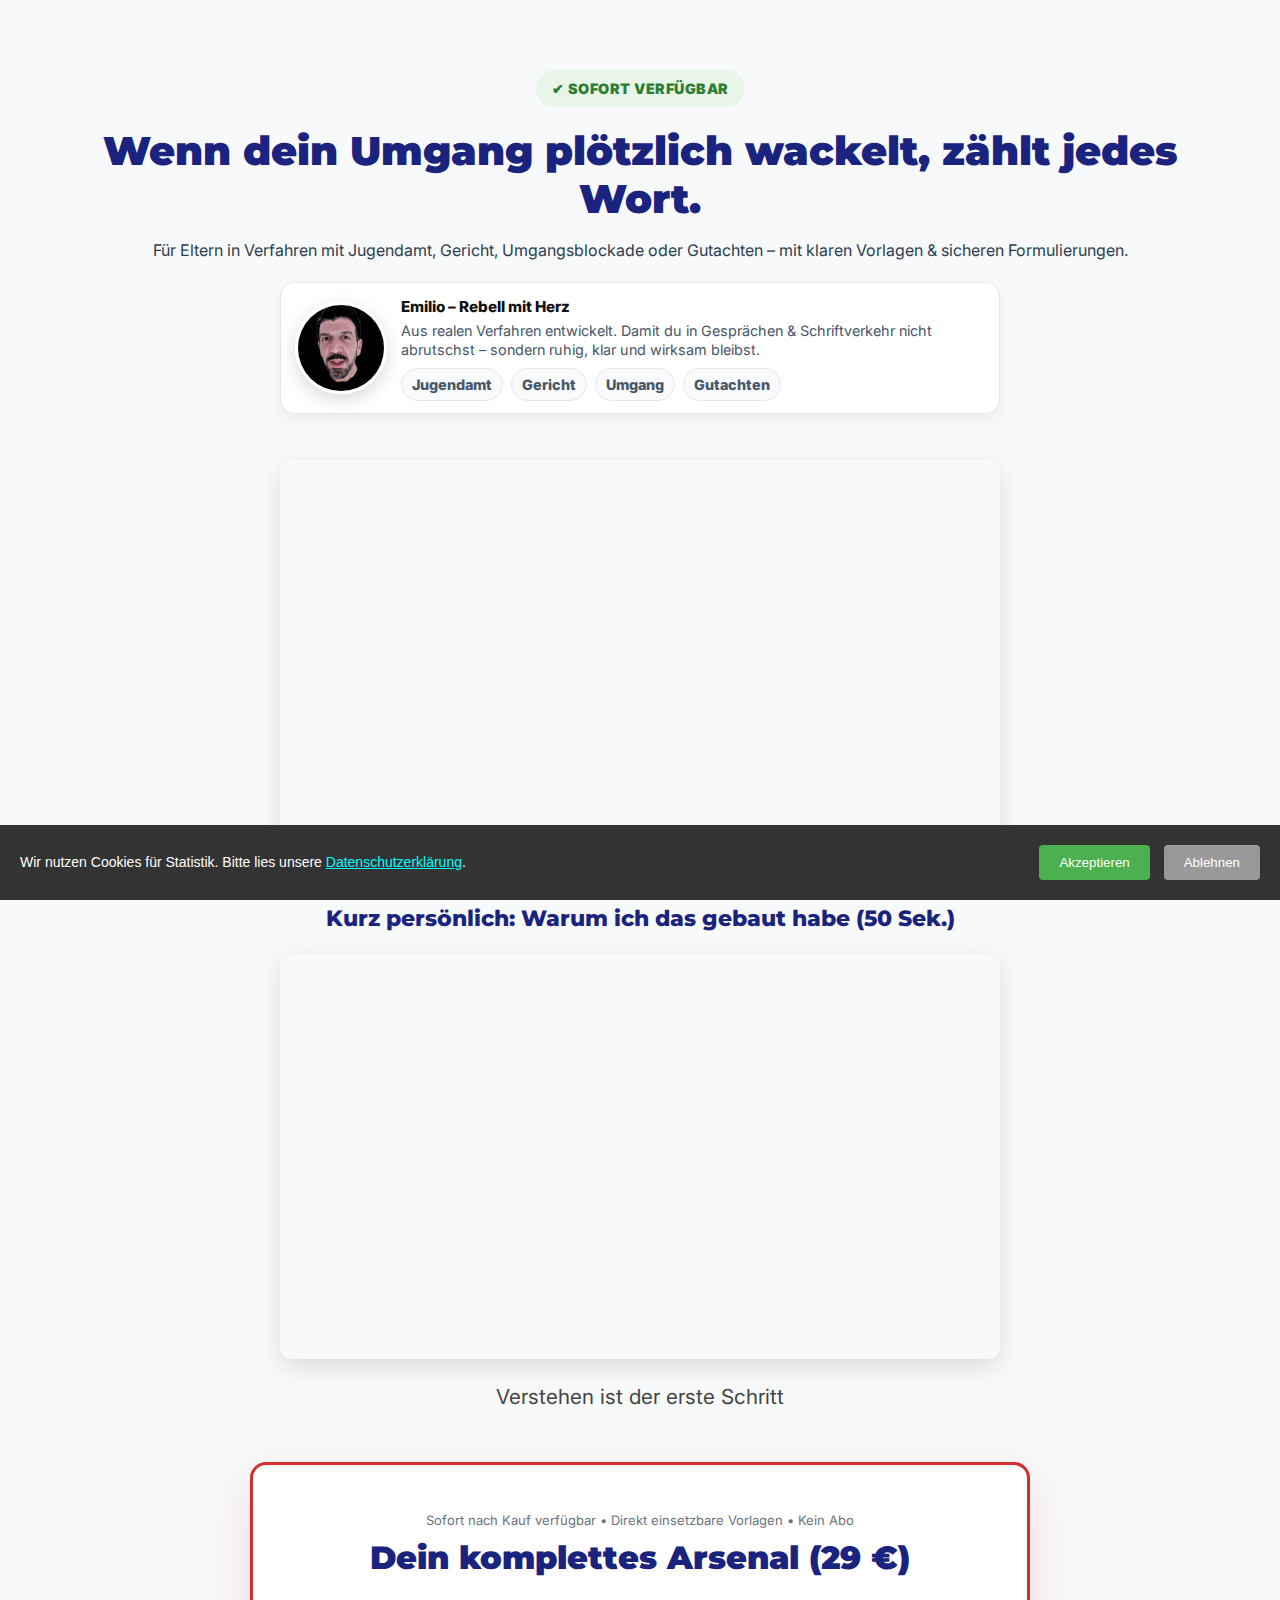
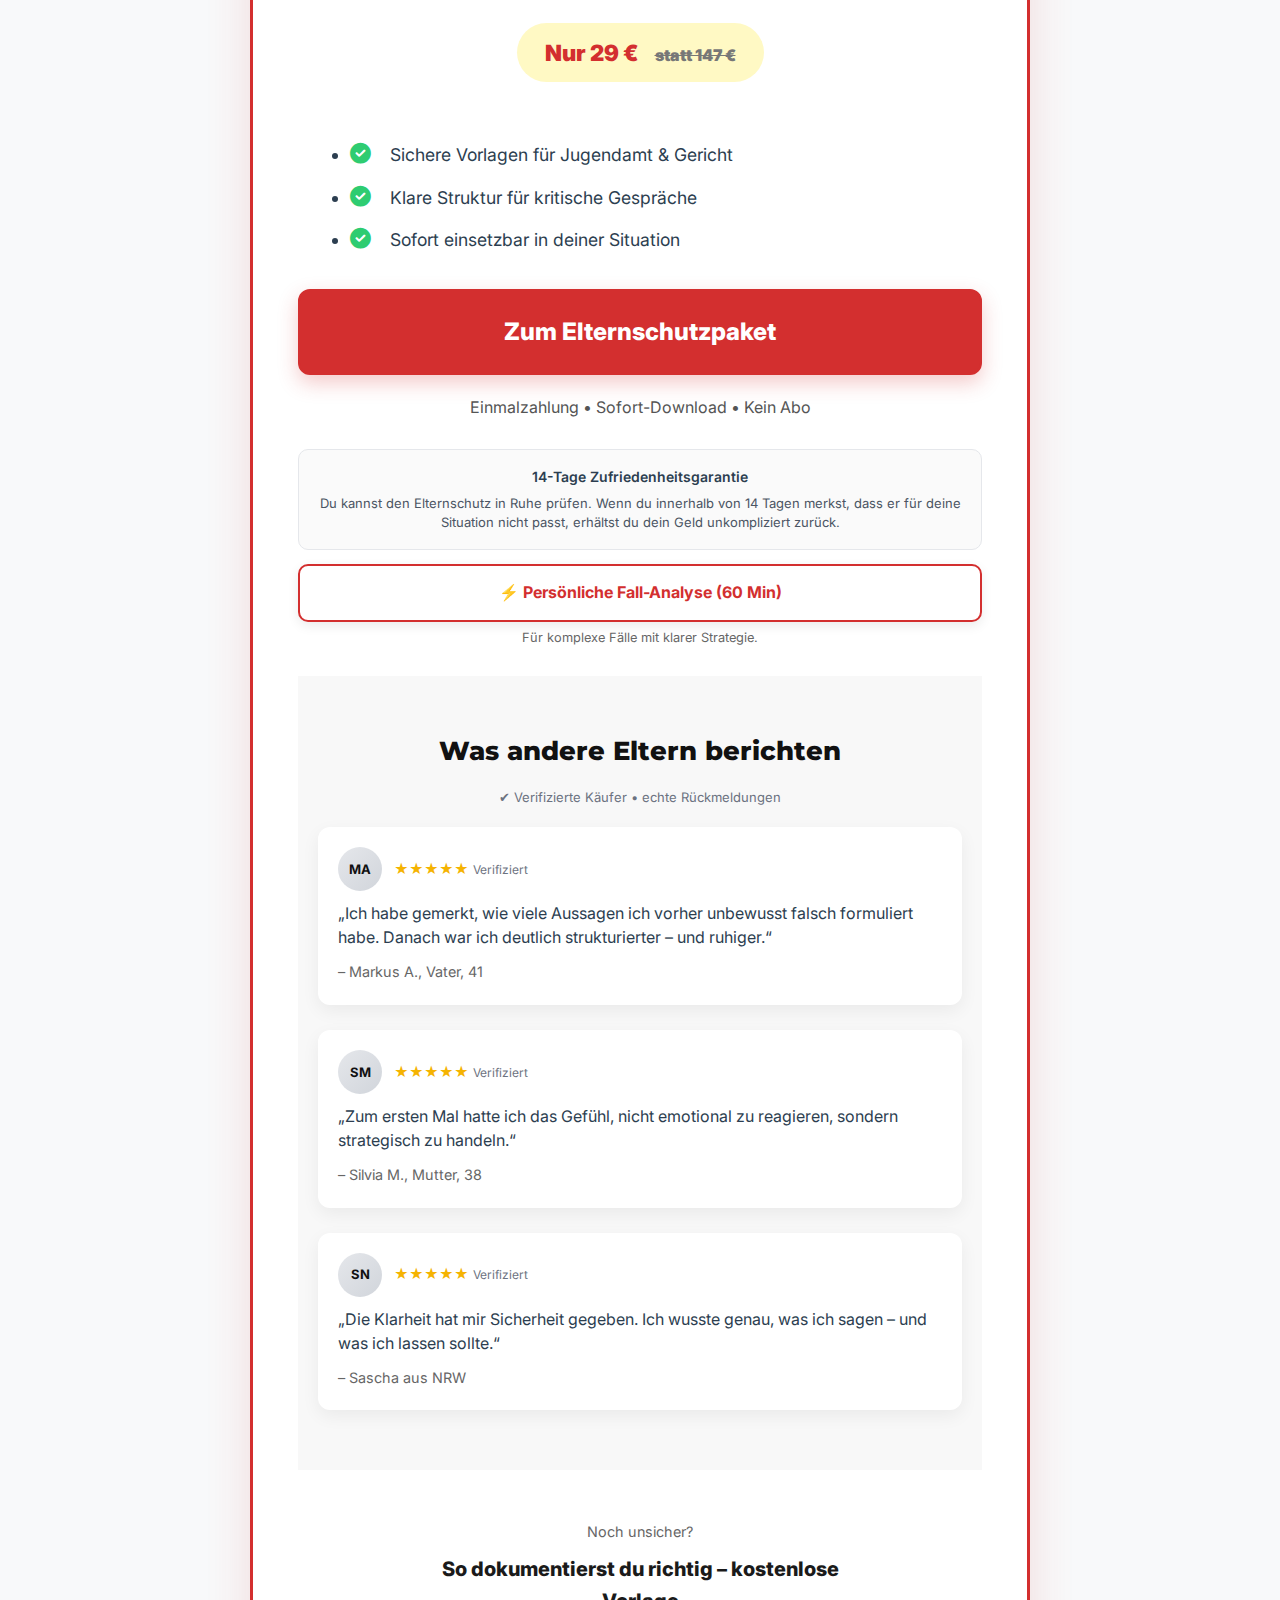
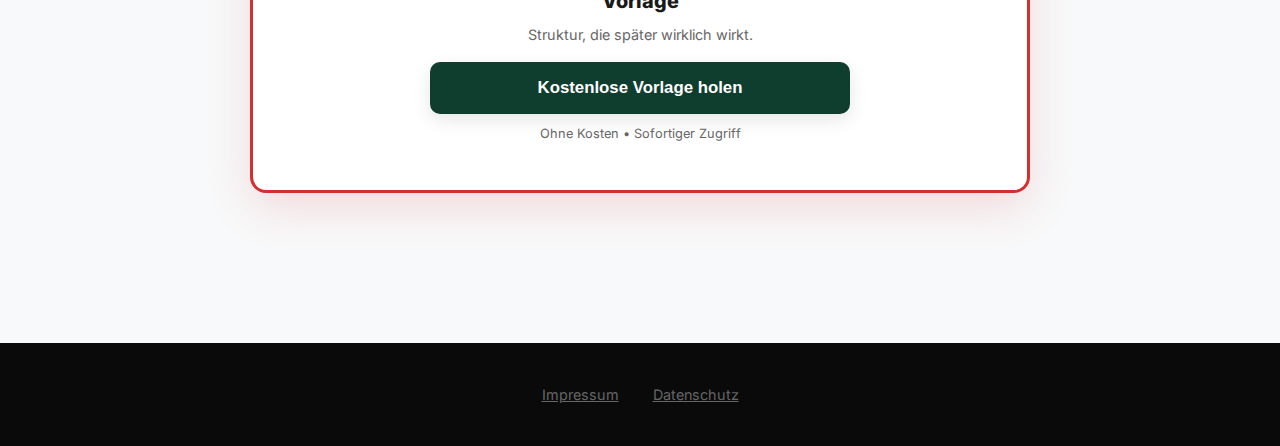
<file: index.html>
<!DOCTYPE html>
<html lang="de">

<head>
  <meta charset="UTF-8">
  <meta name="viewport" content="width=device-width, initial-scale=1.0">
  <title>Elternschutz Kompass | Rebell mit Herz</title>

  <!-- MailerLite Universal (für Embedded Form) -->
  <script>
    (function (w, d, e, u, f, l, n) {
      w[f] = w[f] || function () { (w[f].q = w[f].q || []).push(arguments); };
      l = d.createElement(e); l.async = 1; l.src = u;
      n = d.getElementsByTagName(e)[0]; n.parentNode.insertBefore(l, n);
    })(window, document, 'script', 'https://assets.mailerlite.com/js/universal.js', 'ml');
    ml('account', '2054110');
  </script>
  <!-- End MailerLite Universal -->

  <link href="https://fonts.googleapis.com/css2?family=Montserrat:wght@700&family=Inter:wght@400;600;800&display=swap"
    rel="stylesheet">
  <link rel="stylesheet" href="https://cdnjs.cloudflare.com/ajax/libs/font-awesome/6.0.0/css/all.min.css">
  <link rel="stylesheet" href="style.css?v=7">

  <style>
    .upsell-box {
      background: white;
      border: 3px solid #d32f2f;
      border-radius: 16px;
      padding: 45px;
      box-shadow: 0 15px 45px rgba(211, 47, 47, 0.15);
      text-align: center;
      max-width: 780px;
      margin: 50px auto;
    }

    .price-tag {
      background: #fff9c4;
      color: #d32f2f;
      padding: 12px 28px;
      border-radius: 50px;
      font-weight: 900;
      font-size: 1.4rem;
      display: inline-block;
      margin: 25px 0;
    }

    .benefit-list {
      text-align: left;
      margin: 35px auto;
      max-width: 580px;
    }

    .benefit-list li {
      margin-bottom: 16px;
      font-size: 1.1rem;
      line-height: 1.5;
    }

    .benefit-list i {
      color: #2ecc71;
      margin-right: 14px;
      font-size: 1.3rem;
    }

    /* === Video Styling === */
    .video-wrapper {
      position: relative;
      width: 100%;
      max-width: 720px;
      margin: 22px auto;
      overflow: hidden;
      border-radius: 12px;
      box-shadow: 0 8px 24px rgba(0, 0, 0, 0.12);
      transition: all 0.28s ease;
    }

    .video-wrapper:hover {
      transform: scale(1.015);
      box-shadow: 0 14px 38px rgba(0, 0, 0, 0.18);
    }

    .video-container {
      position: relative;
      padding-bottom: 56.25%;
      /* 16:9 */
      height: 0;
      overflow: hidden;
    }

    .video-container iframe {
      position: absolute;
      top: 0;
      left: 0;
      width: 100%;
      height: 100%;
      border: 0;
    }

    @media (max-width: 640px) {
      .video-wrapper {
        margin: 18px auto;
      }

      .upsell-box {
        padding: 28px;
      }
    }

    /* Embedded Form: Box optisch sauber */
    .ml-embedded {
      width: 100%;
    }

    /* === TRUST FOTO BLOCK === */
    .trust-card {
      display: flex;
      justify-content: center;
      margin: 18px 0 6px;
    }

    .trust-card-inner {
      display: flex;
      align-items: center;
      gap: 14px;
      padding: 12px 14px;
      border: 1px solid #e5e7eb;
      border-radius: 14px;
      background: #fff;
      box-shadow: 0 6px 18px rgba(0, 0, 0, 0.06);
      max-width: 720px;
      width: 100%;
      justify-content: center;
      text-align: left;
    }

    .trust-card-inner img {
      width: 92px;
      height: 92px;
      border-radius: 50%;
      object-fit: cover;
      border: 3px solid #ffffff;
      box-shadow: 0 6px 18px rgba(0, 0, 0, 0.15);
      flex: 0 0 auto;
    }

    .trust-text strong {
      display: block;
      font-size: 0.95rem;
      color: #111;
      margin-bottom: 2px;
      font-weight: 800;
    }

    .trust-text span {
      display: block;
      font-size: 0.9rem;
      color: #475569;
      line-height: 1.35;
    }

    .trust-mini {
      display: flex;
      gap: 8px;
      flex-wrap: wrap;
      margin-top: 8px;
    }

    .trust-pill {
      display: inline-block;
      font-size: 0.78rem;
      font-weight: 800;
      padding: 6px 10px;
      border-radius: 999px;
      background: #f8fafc;
      border: 1px solid #e5e7eb;
      color: #111;
    }

    @media (max-width: 520px) {
      .trust-card-inner {
        flex-direction: column;
        text-align: center;
        gap: 10px;
      }

      .trust-mini {
        justify-content: center;
      }
    }
  </style>
</head>

<body>

  <section class="container" style="padding: 70px 0 100px;">

    <div style="text-align: center; margin-bottom: 40px;">

      <!-- BADGE -->
      <span style="
            display:inline-block;
            background:#e8f5e9;
            color:#2e7d32;
            font-weight:900;
            font-size:0.9rem;
            padding:7px 16px;
            border-radius:999px;
            letter-spacing:0.5px;
        ">
        ✔ SOFORT VERFÜGBAR
      </span>

      <h1 style="font-size: 2.5rem; margin: 20px 0 15px;">
        Wenn dein Umgang plötzlich wackelt, zählt jedes Wort.
      </h1>

      <p class="subline">
        Für Eltern in Verfahren mit Jugendamt, Gericht, Umgangsblockade oder Gutachten – mit klaren Vorlagen & sicheren
        Formulierungen.
      </p>

      <!-- TRUST FOTO -->
      <div class="trust-card">
        <div class="trust-card-inner">
          <img src="emilio.webp" alt="Emilio – Rebell mit Herz">

          <div class="trust-text">
            <strong>Emilio – Rebell mit Herz</strong>
            <span>Aus realen Verfahren entwickelt. Damit du in Gesprächen & Schriftverkehr nicht abrutschst – sondern
              ruhig, klar und wirksam bleibst.</span>

            <div class="trust-mini" aria-label="Schwerpunkte">
              <span class="trust-pill">Jugendamt</span>
              <span class="trust-pill">Gericht</span>
              <span class="trust-pill">Umgang</span>
              <span class="trust-pill">Gutachten</span>
            </div>
          </div>
        </div>
      </div>

      <div style="height:18px;"></div>

      <!-- VIDEO -->
      <div class="video-wrapper">
        <div class="video-container">
          <iframe width="560" height="315"
            src="https://www.youtube.com/embed/JAo35tmgIy4?si=eLyCiicS_4KeaVCz" title="YouTube video player"
            frameborder="0"
            allow="accelerometer; autoplay; clipboard-write; encrypted-media; gyroscope; picture-in-picture; web-share"
            referrerpolicy="strict-origin-when-cross-origin" allowfullscreen></iframe>
        </div>
      </div>
<!-- FACE VIDEO BLOCK START -->
<div style="text-align:center; margin:40px auto 10px; max-width:720px;">
  <h2 style="font-size:1.4rem; font-weight:800; margin-bottom:14px;">
  Kurz persönlich: Warum ich das gebaut habe (50 Sek.)
</h2>
</div>

<div class="video-wrapper">
  <div class="video-container">
    <iframe width="560" height="315"
      src="https://www.youtube.com/embed/xoDJhzY9uPc?si=kVHHscrvU4k-NE6R"
      title="YouTube video player"
      frameborder="0"
      allow="accelerometer; autoplay; clipboard-write; encrypted-media; gyroscope; picture-in-picture; web-share"
      referrerpolicy="strict-origin-when-cross-origin"
      allowfullscreen>
    </iframe>
  </div>
</div>
<!-- FACE VIDEO BLOCK END -->
      <p class="hero-subtext" style="font-size: 1.3rem;">
        Verstehen ist der erste Schritt
      </p>

    </div>

    <div class="upsell-box">
      <p style="font-size:13px; color:#6b7280; margin-bottom:8px; text-align:center;">
        Sofort nach Kauf verfügbar • Direkt einsetzbare Vorlagen • Kein Abo
      </p>

      <h2 style="font-size: 2rem; margin-bottom: 20px;">Dein komplettes Arsenal (29 €)</h2>

      <div class="price-tag">
        Nur 29 € <small style="font-size: 1rem; color: #777; text-decoration: line-through; margin-left: 12px;">statt
          147 €</small>
      </div>

      <ul class="benefit-list">
        <li><i class="fas fa-check-circle"></i> Sichere Vorlagen für Jugendamt & Gericht</li>
        <li><i class="fas fa-check-circle"></i> Klare Struktur für kritische Gespräche</li>
        <li><i class="fas fa-check-circle"></i> Sofort einsetzbar in deiner Situation</li>
      </ul>

      <!-- Button NICHT direkt zu Stripe -->
      <a href="elternschutzpaket.html" class="btn btn-primary btn-large"
        style="width: 100%; font-size: 1.5rem; padding: 22px; margin: 30px 0 20px;">
        Zum Elternschutzpaket
      </a>

      <p style="font-size: 1rem; color: #555; margin-bottom: 15px;">
        Einmalzahlung • Sofort-Download • Kein Abo
      </p>

      <div style="margin-top:28px; padding:16px; border:1px solid #e5e7eb; border-radius:10px; background:#fafafa;">
        <p style="font-size:14px; font-weight:600; margin-bottom:6px;">
          14-Tage Zufriedenheitsgarantie
        </p>
        <p style="font-size:13px; color:#4b5563; line-height:1.5;">
          Du kannst den Elternschutz in Ruhe prüfen.
          Wenn du innerhalb von 14 Tagen merkst, dass er für deine Situation nicht passt,
          erhältst du dein Geld unkompliziert zurück.
        </p>
      </div>

      <a href="strategie-einsatz.html" style="display:block;
          text-align:center;
          margin-top:14px;
          padding:14px 18px;
          border-radius:10px;
          background:#ffffff;
          color:#d32f2f;
          font-weight:700;
          font-size:1rem;
          text-decoration:none;
          border:2px solid #d32f2f;
          box-shadow:0 4px 12px rgba(0,0,0,0.08);">
        ⚡ Persönliche Fall-Analyse (60 Min)
      </a>

      <div style="text-align:center;
            font-size:0.8rem;
            color:#666;
            margin-top:6px;
            margin-bottom:28px;">
        Für komplexe Fälle mit klarer Strategie.
      </div>

      <section style="padding: 60px 20px; background: #f8f8f8;">
        <div style="max-width: 900px; margin: 0 auto; text-align: center;">

          <h2 style="font-size: 1.6rem; margin-bottom: 30px; font-weight: 800; color: #111;">
            Was andere Eltern berichten
          </h2>
          <p style="font-size:13px;color:#6b7280;margin:-10px 0 20px 0;">
            ✔ Verifizierte Käufer • echte Rückmeldungen
          </p>

          <div style="display: flex; flex-direction: column; gap: 25px;">

            <div
              style="background:white;padding:20px;border-radius:12px;box-shadow:0 6px 18px rgba(0,0,0,0.06);text-align:left;">
              <div style="display:flex;align-items:center;gap:12px;margin-bottom:10px;">
                <div style="width:44px;height:44px;border-radius:50%;background:linear-gradient(135deg,#e5e7eb,#d1d5db);
display:flex;align-items:center;justify-content:center;font-weight:700;color:#111;font-size:13px;">
                  MA
                </div>
                <div style="color:#f5b301;font-size:14px;">★★★★★ <span
                    style="color:#6b7280;font-size:12px;">Verifiziert</span></div>
              </div>

              <p style="margin:0 0 10px;line-height:1.5;">
                „Ich habe gemerkt, wie viele Aussagen ich vorher unbewusst falsch formuliert habe.
                Danach war ich deutlich strukturierter – und ruhiger.“
              </p>
              <span style="font-size:0.9rem;color:#666;">– Markus A., Vater, 41</span>
            </div>

            <div
              style="background:white;padding:20px;border-radius:12px;box-shadow:0 6px 18px rgba(0,0,0,0.06);text-align:left;">
              <div style="display:flex;align-items:center;gap:12px;margin-bottom:10px;">
                <div style="width:44px;height:44px;border-radius:50%;background:linear-gradient(135deg,#e5e7eb,#d1d5db);
display:flex;align-items:center;justify-content:center;font-weight:700;color:#111;font-size:13px;">
                  SM
                </div>
                <div style="color:#f5b301;font-size:14px;">★★★★★ <span
                    style="color:#6b7280;font-size:12px;">Verifiziert</span></div>
              </div>

              <p style="margin:0 0 10px;line-height:1.5;">
                „Zum ersten Mal hatte ich das Gefühl, nicht emotional zu reagieren,
                sondern strategisch zu handeln.“
              </p>
              <span style="font-size:0.9rem;color:#666;">– Silvia M., Mutter, 38</span>
            </div>

            <div
              style="background:white;padding:20px;border-radius:12px;box-shadow:0 6px 18px rgba(0,0,0,0.06);text-align:left;">
              <div style="display:flex;align-items:center;gap:12px;margin-bottom:10px;">
                <div style="width:44px;height:44px;border-radius:50%;background:linear-gradient(135deg,#e5e7eb,#d1d5db);
display:flex;align-items:center;justify-content:center;font-weight:700;color:#111;font-size:13px;">
                  SN
                </div>
                <div style="color:#f5b301;font-size:14px;">★★★★★ <span
                    style="color:#6b7280;font-size:12px;">Verifiziert</span></div>
              </div>

              <p style="margin:0 0 10px;line-height:1.5;">
                „Die Klarheit hat mir Sicherheit gegeben.
                Ich wusste genau, was ich sagen – und was ich lassen sollte.“
              </p>
              <span style="font-size:0.9rem;color:#666;">– Sascha aus NRW</span>
            </div>

          </div>
        </div>
      </section>

      <!-- FREE OPTIN BLOCK (Button statt direktes Formular) -->
      <div style="margin-top:50px; text-align:center;">

        <p style="font-size:0.9rem; color:#666; margin-bottom:10px;">
          Noch unsicher?
        </p>

        <div style="max-width:420px; margin:0 auto 6px; font-size:1.25rem; font-weight:800; color:#1a1a1a;">
          So dokumentierst du richtig – kostenlose Vorlage
        </div>

        <div style="max-width:420px; margin:0 auto 16px; font-size:0.9rem; color:#666;">
          Struktur, die später wirklich wirkt.
        </div>

        <!-- Button -->
        <button type="button" id="free-template-btn" onclick="toggleFreeTemplateForm()"
          style="
            width:100%;
            max-width:420px;
            font-size:1.05rem;
            font-weight:800;
            padding:14px 18px;
            border-radius:10px;
            border:2px solid #0f3d2e;
            background:#0f3d2e;
            color:#ffffff;
            cursor:pointer;
            box-shadow:0 6px 18px rgba(0,0,0,0.10);
          ">
          Kostenlose Vorlage holen
        </button>

        <!-- Optin Box (versteckt bis Klick) -->
        <div id="free-template-form-wrap" style="display:none;
          max-width:420px;
          margin:14px auto 6px;
          padding:16px;
          border:1px solid #e5e7eb;
          border-radius:12px;
          background:#ffffff;
          box-shadow:0 6px 18px rgba(0,0,0,0.06);
          text-align:left;">

          <div class="ml-embedded" data-form="3h2dEy"></div>
        </div>

        <div style="text-align:center; font-size:0.8rem; color:#666; margin-top:10px;">
          Ohne Kosten • Sofortiger Zugriff
        </div>

      </div>
      <!-- /FREE OPTIN BLOCK -->

    </div><!-- /upsell-box -->

  </section>

  <footer>
    <div class="container text-center">
      <a href="impressum.html" style="color: #666; margin: 0 15px;">Impressum</a>
      <a href="datenschutz.html" style="color: #666; margin: 0 15px;">Datenschutz</a>
    </div>
  </footer>

  <!-- COOKIE BANNER START -->
  <style>
    #cookie-banner {
      position: fixed;
      bottom: 0;
      left: 0;
      right: 0;
      background-color: #333;
      color: #fff;
      padding: 20px;
      z-index: 9999;
      display: none;
      justify-content: space-between;
      align-items: center;
      font-family: Arial, sans-serif;
      font-size: 14px;
      gap: 14px;
    }

    #cookie-banner button {
      padding: 10px 20px;
      border: none;
      border-radius: 4px;
      cursor: pointer;
      white-space: nowrap;
      margin-left: 10px;
    }

    #cookie-banner .accept-btn {
      background-color: #4CAF50;
      color: #fff;
    }

    #cookie-banner .decline-btn {
      background-color: #999;
      color: #fff;
    }

    @media (max-width: 640px) {
      #cookie-banner {
        flex-direction: column;
        align-items: flex-start;
      }

      #cookie-banner button {
        margin-left: 0;
        margin-right: 10px;
      }
    }
  </style>

  <div id="cookie-banner">
    <div>
      Wir nutzen Cookies für Statistik. Bitte lies unsere
      <a href="datenschutz.html" style="color:#0ff;">Datenschutzerklärung</a>.
    </div>
    <div>
      <button class="accept-btn" onclick="acceptCookies()">Akzeptieren</button>
      <button class="decline-btn" onclick="rejectCookies()">Ablehnen</button>
    </div>
  </div>

  <script>
    function loadAnalytics() {
      var s = document.createElement('script');
      s.async = true;
      s.src = "https://www.googletagmanager.com/gtag/js?id=G-9PBQDYMH77";
      document.head.appendChild(s);

      window.dataLayer = window.dataLayer || [];
      function gtag() { dataLayer.push(arguments); }
      gtag('js', new Date());
      gtag('config', 'G-9PBQDYMH77');
    }

    function acceptCookies() {
      localStorage.setItem('cookies-accepted', 'true');
      document.getElementById('cookie-banner').style.display = 'none';
      loadAnalytics();
    }

    function rejectCookies() {
      localStorage.setItem('cookies-accepted', 'false');
      document.getElementById('cookie-banner').style.display = 'none';
    }

    window.addEventListener('load', function () {
      if (localStorage.getItem('cookies-accepted') === 'true') {
        loadAnalytics();
      } else if (!localStorage.getItem('cookies-accepted')) {
        document.getElementById('cookie-banner').style.display = 'flex';
      }
    });

    // Free Optin: Button -> Formular einblenden
    function toggleFreeTemplateForm() {
      var wrap = document.getElementById('free-template-form-wrap');
      if (!wrap) return;

      var isHidden = (wrap.style.display === 'none' || wrap.style.display === '');
      wrap.style.display = isHidden ? 'block' : 'none';

      if (isHidden) {
        setTimeout(function () {
          wrap.scrollIntoView({ behavior: 'smooth', block: 'start' });
        }, 50);
      }
    }
  </script>
  <!-- COOKIE BANNER END -->

</body>


</html>
</file>
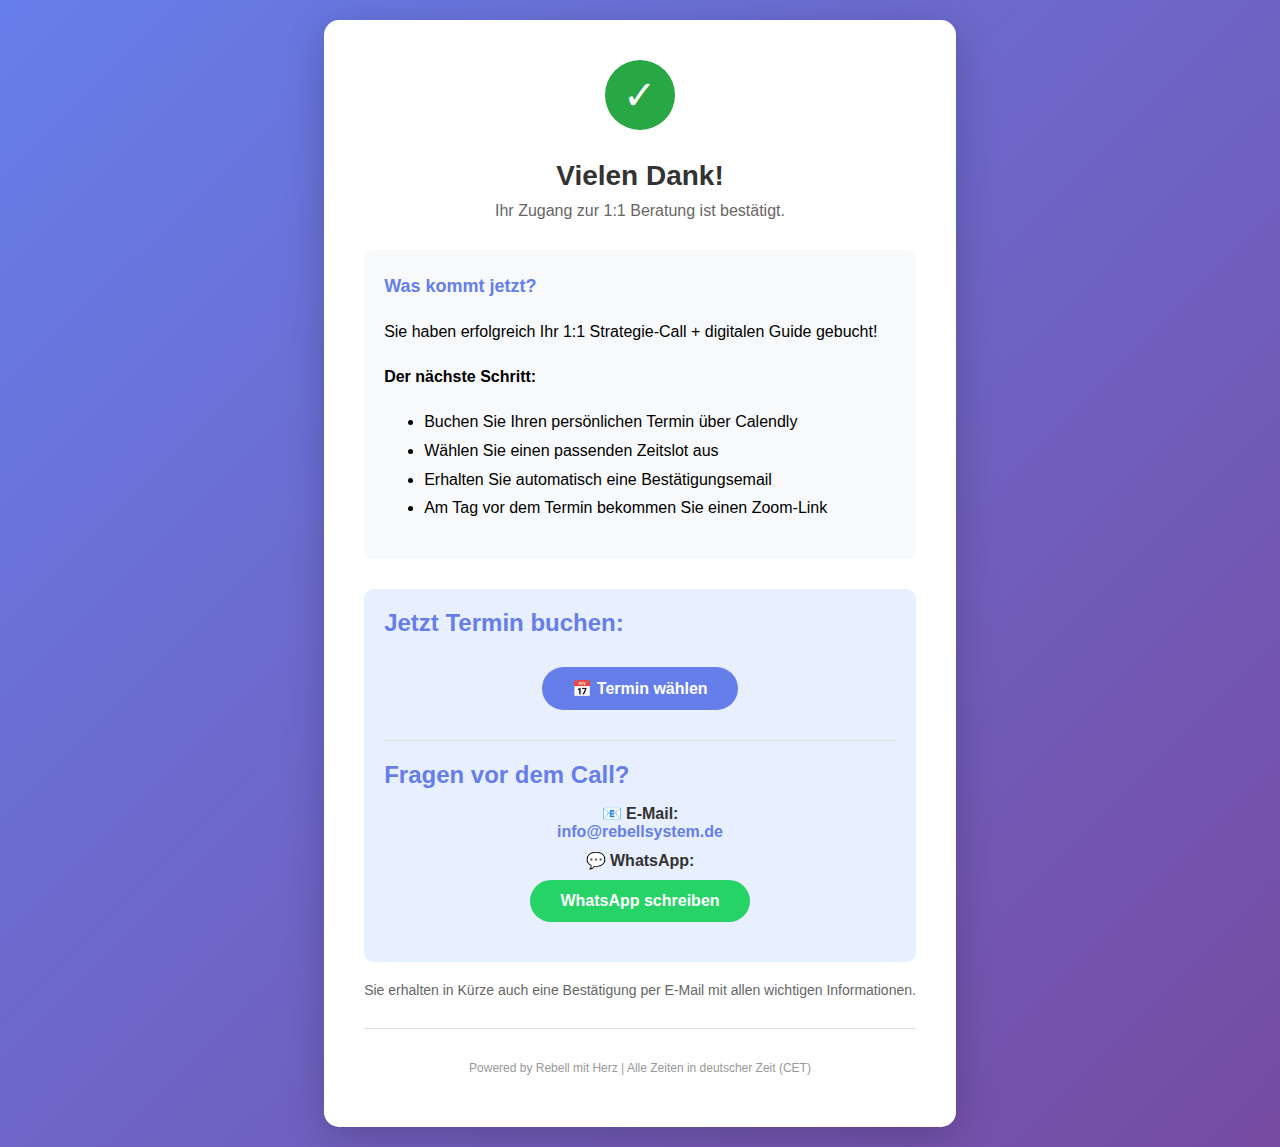
<file: 1-1-call-danke.html>
<!DOCTYPE html>
<html lang="de">
<head>
    <meta charset="UTF-8">
    <meta name="viewport" content="width=device-width, initial-scale=1.0">
    <title>Vielen Dank - 1:1 Beratung</title>
    <style>
        body {
            font-family: Arial, sans-serif;
            background: linear-gradient(135deg, #667eea 0%, #764ba2 100%);
            display: flex;
            justify-content: center;
            align-items: center;
            min-height: 100vh;
            margin: 0;
            padding: 20px;
        }
        .container {
            background: white;
            border-radius: 15px;
            box-shadow: 0 10px 40px rgba(0,0,0,0.2);
            max-width: 600px;
            padding: 40px;
            text-align: center;
        }
        .checkmark {
            width: 70px;
            height: 70px;
            margin: 0 auto 30px;
            background: #28a745;
            border-radius: 50%;
            display: flex;
            align-items: center;
            justify-content: center;
            color: white;
            font-size: 40px;
        }
        h1 {
            color: #333;
            margin: 0 0 10px 0;
            font-size: 28px;
        }
        .subtitle {
            color: #666;
            margin: 0 0 30px 0;
            font-size: 16px;
        }
        .content {
            text-align: left;
            margin: 30px 0;
            padding: 20px;
            background: #f8f9fa;
            border-radius: 10px;
            line-height: 1.8;
        }
        .content h2 {
            color: #667eea;
            font-size: 18px;
            margin-top: 0;
        }
        .contact-box {
            background: #e8f0ff;
            padding: 20px;
            border-radius: 10px;
            margin: 20px 0;
        }
        .contact-box p {
            margin: 10px 0;
            color: #333;
        }
        .contact-link {
            color: #667eea;
            text-decoration: none;
            font-weight: bold;
        }
        .contact-link:hover {
            text-decoration: underline;
        }
        .button {
            display: inline-block;
            background: #667eea;
            color: white;
            padding: 12px 30px;
            border-radius: 25px;
            text-decoration: none;
            margin: 10px 5px;
            font-weight: bold;
            transition: all 0.3s;
        }
        .button:hover {
            background: #764ba2;
            transform: translateY(-2px);
            box-shadow: 0 5px 15px rgba(0,0,0,0.2);
        }
        .whatsapp {
            background: #25D366;
        }
        .whatsapp:hover {
            background: #1ead50;
        }
        .footer {
            color: #999;
            font-size: 12px;
            margin-top: 30px;
            padding-top: 20px;
            border-top: 1px solid #ddd;
        }
    </style>
</head>
<body>
    <div class="container">
        <div class="checkmark">✓</div>
        <h1>Vielen Dank!</h1>
        <p class="subtitle">Ihr Zugang zur 1:1 Beratung ist bestätigt.</p>
        
        <div class="content">
            <h2>Was kommt jetzt?</h2>
            <p>Sie haben erfolgreich Ihr 1:1 Strategie-Call + digitalen Guide gebucht!</p>
            <p><strong>Der nächste Schritt:</strong></p>
            <ul>
                <li>Buchen Sie Ihren persönlichen Termin über Calendly</li>
                <li>Wählen Sie einen passenden Zeitslot aus</li>
                <li>Erhalten Sie automatisch eine Bestätigungsemail</li>
                <li>Am Tag vor dem Termin bekommen Sie einen Zoom-Link</li>
            </ul>
        </div>
        
        <div class="contact-box">
            <h2 style="margin-top: 0; color: #667eea; text-align: left;">Jetzt Termin buchen:</h2>
            <a href="https://calendly.com/rebellmitherz/1-stunde-beratung" class="button">📅 Termin wählen</a>
            
            <hr style="margin: 20px 0; border: none; border-top: 1px solid #ddd;">
            
            <h2 style="color: #667eea; text-align: left; margin-bottom: 15px;">Fragen vor dem Call?</h2>
            
            <p><strong>📧 E-Mail:</strong><br>
            <a href="mailto:info@rebellsystem.de" class="contact-link">info@rebellsystem.de</a></p>
            
            <p><strong>💬 WhatsApp:</strong><br>
            <a href="https://wa.me/49015253482954" class="button whatsapp">WhatsApp schreiben</a></p>
        </div>
        
        <p style="color: #666; font-size: 14px; margin: 20px 0;">
            Sie erhalten in Kürze auch eine Bestätigung per E-Mail mit allen wichtigen Informationen.
        </p>
        
        <div class="footer">
            <p>Powered by Rebell mit Herz | Alle Zeiten in deutscher Zeit (CET)</p>
        </div>
    </div>
</body>
</html>
</file>
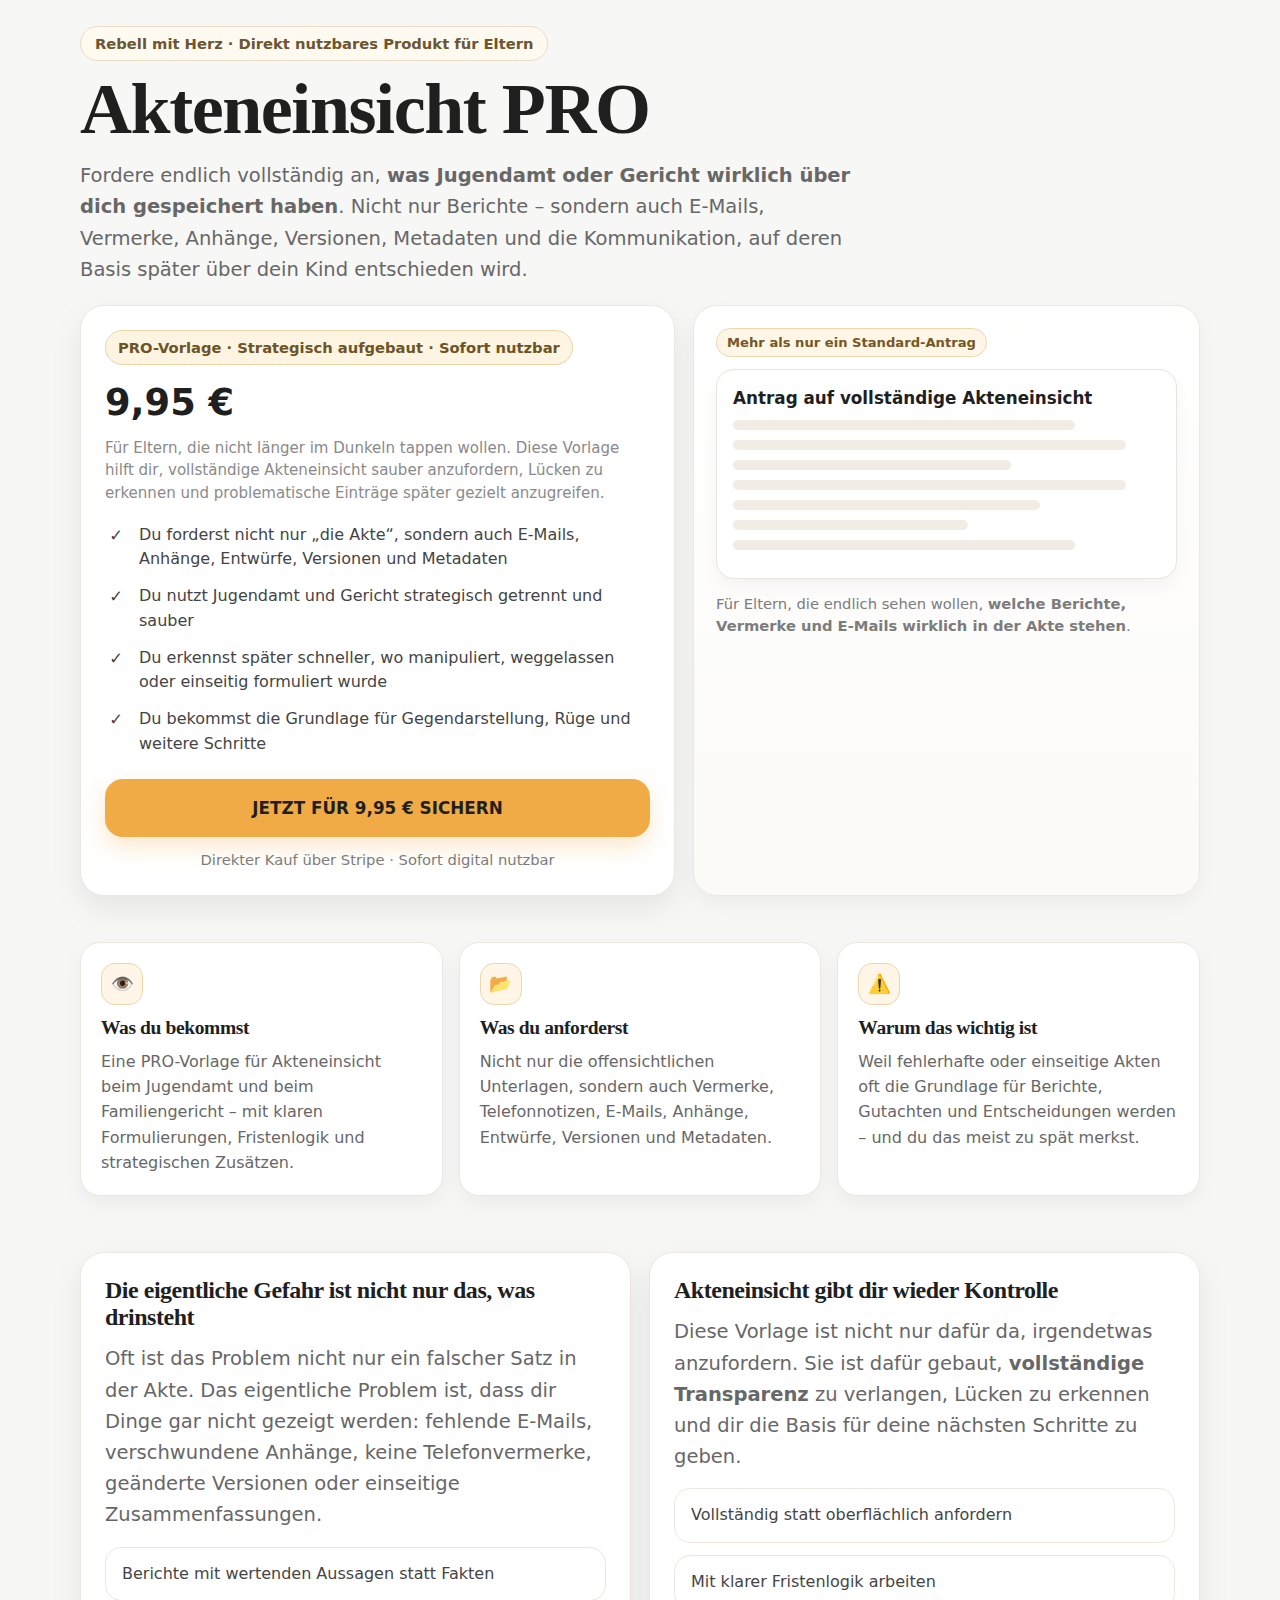
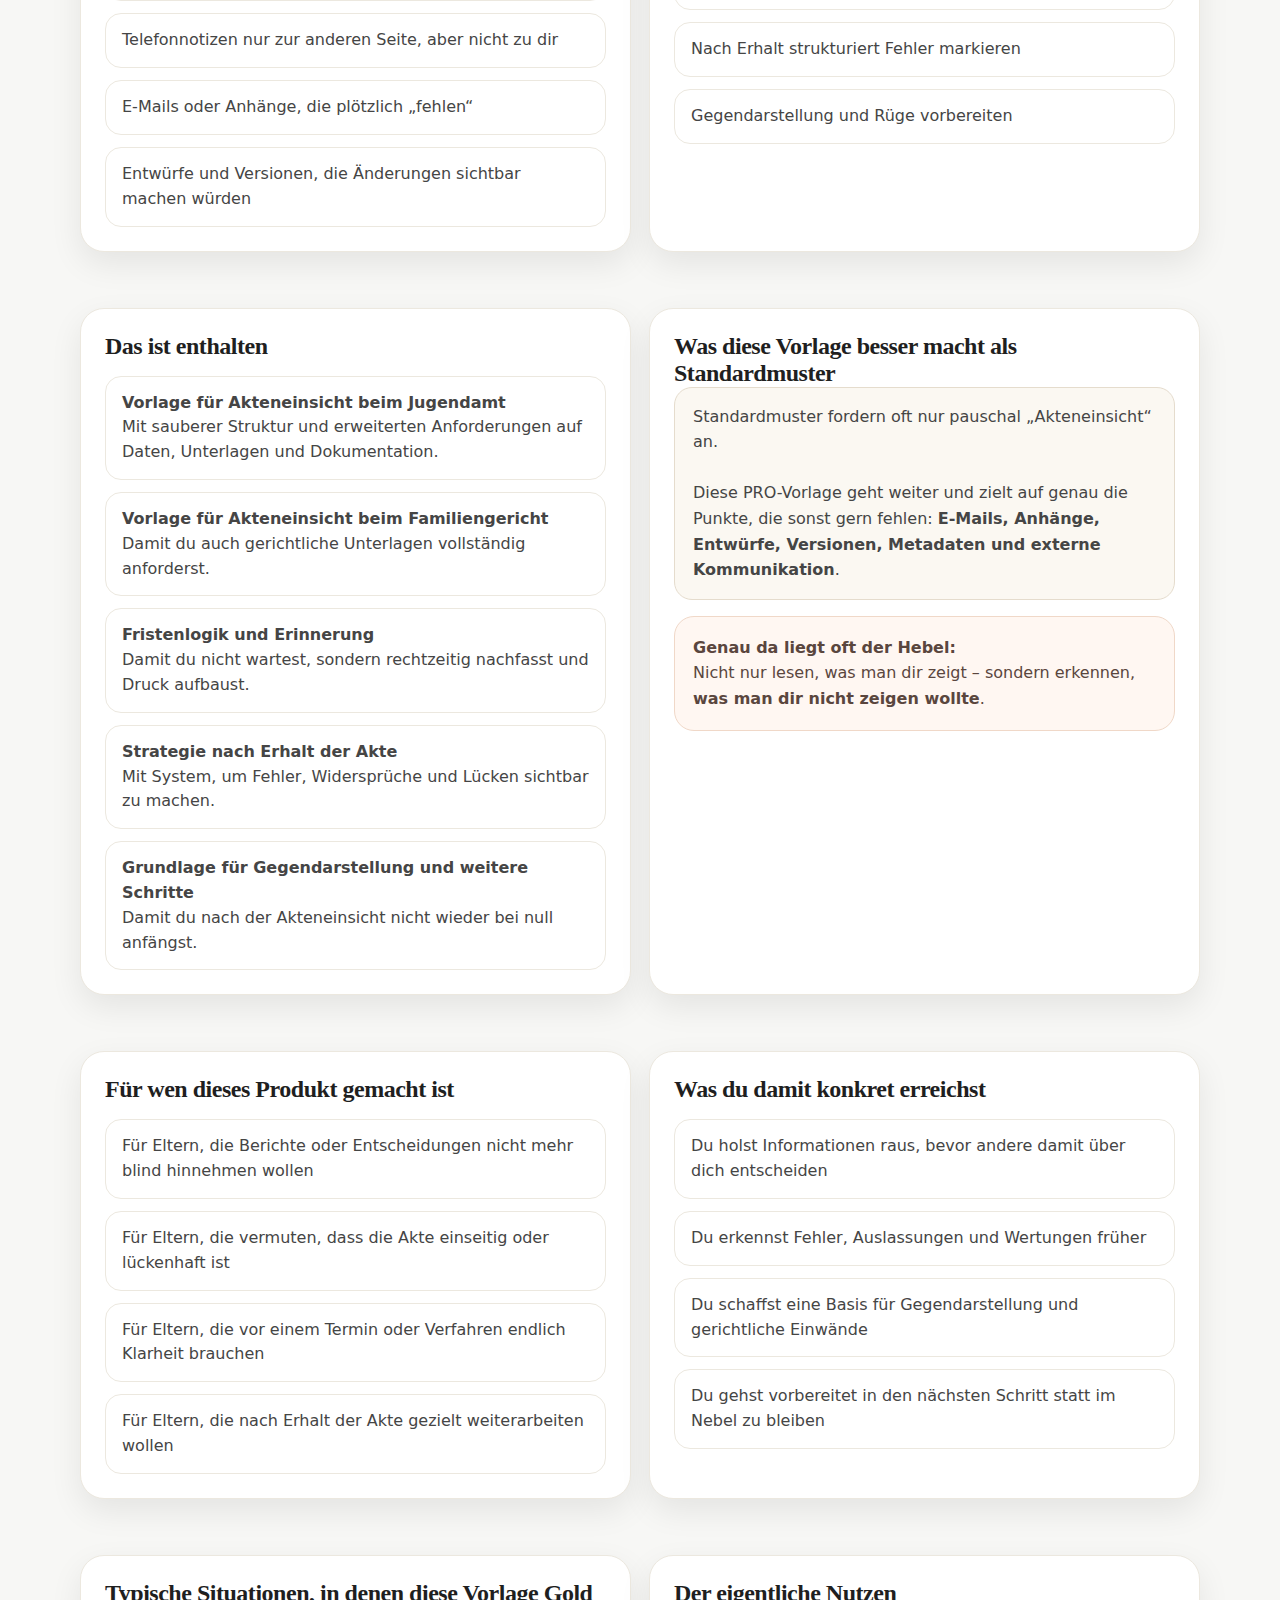
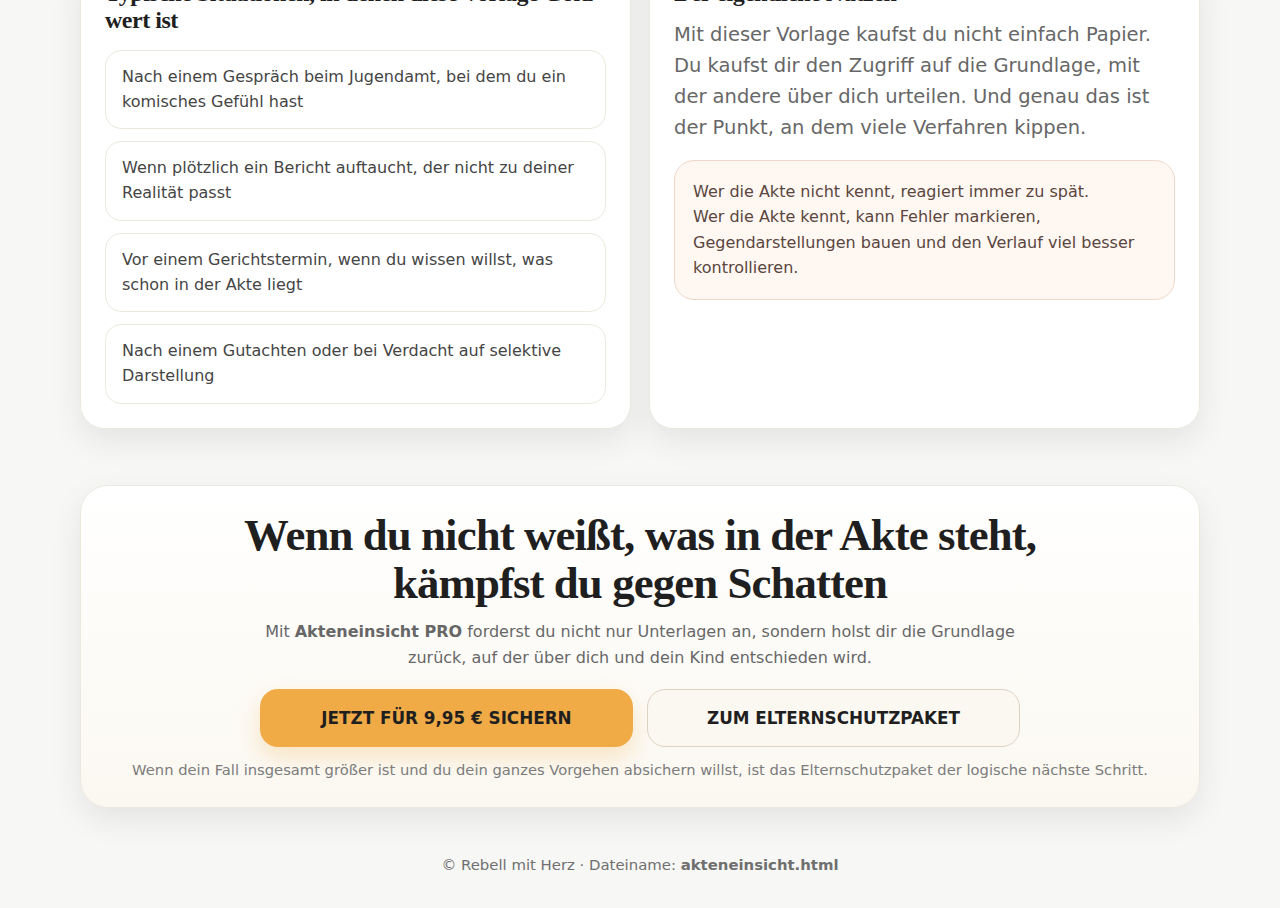
<file: akteneinsicht-produkt.html>
<!DOCTYPE html>
<html lang="de">
<head>
  <meta charset="UTF-8" />
  <meta name="viewport" content="width=device-width, initial-scale=1.0, viewport-fit=cover" />
  <title>Akteneinsicht PRO | Rebell mit Herz</title>
  <meta name="description" content="Fordere vollständige Akteneinsicht beim Jugendamt oder Familiengericht. Mit strategischer PRO-Vorlage für Transparenz, Fehlererkennung, Gegendarstellung und nächste Schritte." />
  <style>
    :root{
      --bg:#f7f7f5;
      --card:#ffffff;
      --text:#1f1f1f;
      --muted:#676767;
      --line:#ece8df;
      --accent:#f0ab47;
      --accent-hover:#e39b34;
      --soft:#fbf8f2;
      --shadow:0 12px 32px rgba(0,0,0,.08);
      --shadow-soft:0 8px 22px rgba(0,0,0,.05);
      --max:1120px;
    }

    *{box-sizing:border-box;-webkit-tap-highlight-color:transparent}
    html{-webkit-text-size-adjust:100%;scroll-behavior:smooth}
    body{
      margin:0;
      font-family:Inter,system-ui,-apple-system,BlinkMacSystemFont,"Segoe UI",Roboto,Arial,sans-serif;
      color:var(--text);
      background:var(--bg);
      -webkit-font-smoothing:antialiased;
      text-rendering:optimizeLegibility;
    }

    a{color:inherit}
    .wrap{width:min(var(--max),calc(100% - 32px));margin:0 auto}
    .section{padding:28px 0}
    .hero{padding:26px 0 18px}
    .eyebrow{
      display:inline-flex;align-items:center;gap:8px;
      padding:8px 14px;border-radius:999px;
      border:1px solid #e9ddc6;background:#fffaf0;
      color:#6b5632;font-weight:700;font-size:.92rem;
    }
    h1,h2,h3{font-family:Georgia,"Times New Roman",serif;letter-spacing:-.02em;margin:0}
    h1{font-size:clamp(2.2rem,8vw,4.5rem);line-height:.96;margin-top:14px}
    .sub{
      max-width:780px;margin:16px 0 0;color:var(--muted);
      font-size:clamp(1rem,4.3vw,1.22rem);line-height:1.6;
    }

    .hero-grid{
      display:grid;grid-template-columns:1.08fr .92fr;gap:18px;align-items:stretch;margin-top:20px;
    }

    .card{
      background:var(--card);border:1px solid var(--line);
      border-radius:24px;box-shadow:var(--shadow);padding:24px;
    }

    .price-badge{
      display:inline-flex;align-items:center;gap:8px;
      background:#fdf4e2;border:1px solid #edd4a5;
      color:#6d5427;padding:8px 12px;border-radius:999px;
      font-size:.92rem;font-weight:800;margin-bottom:12px;
    }

    .price{
      font-size:2.3rem;font-weight:900;line-height:1;margin:8px 0 6px;
    }

    .small-muted{color:#8a8a8a;font-size:.94rem;line-height:1.5}
    .checks{display:grid;gap:12px;margin:18px 0 22px}
    .check{display:flex;gap:12px;align-items:flex-start;color:#444;line-height:1.55}
    .check span:first-child{font-size:1.02rem;flex:0 0 22px;text-align:center}

    .btn{
      display:inline-flex;align-items:center;justify-content:center;
      width:100%;min-height:58px;padding:16px 18px;
      border-radius:18px;text-decoration:none;font-weight:900;font-size:1.05rem;
      border:none;cursor:pointer;transition:.2s ease;
    }
    .btn-primary{
      background:var(--accent);box-shadow:0 10px 22px rgba(240,171,71,.28);
    }
    .btn-primary:hover{background:var(--accent-hover);transform:translateY(-1px)}
    .btn-secondary{
      background:#fbf8f2;border:1px solid #ddd3c3;
    }
    .btn-secondary:hover{background:#f4eee3;transform:translateY(-1px)}

    .hero-note{
      margin-top:12px;color:#7c7c7c;font-size:.92rem;line-height:1.5;text-align:center;
    }

    .doc-preview{
      background:linear-gradient(180deg,#fff,#fbfaf7);
      border:1px solid var(--line);border-radius:24px;padding:22px;
      box-shadow:var(--shadow-soft);height:100%;
    }
    .doc-window{
      background:#fff;border:1px solid #e9e4da;border-radius:18px;padding:18px 16px;
      box-shadow:0 8px 16px rgba(0,0,0,.04);
    }
    .doc-line{height:10px;background:#f1ede4;border-radius:999px;margin:10px 0}
    .doc-line.w80{width:80%}.doc-line.w65{width:65%}.doc-line.w92{width:92%}.doc-line.w55{width:55%}.doc-line.w72{width:72%}
    .doc-title{font-weight:800;font-size:1.05rem;margin-bottom:12px}
    .doc-pill{
      display:inline-flex;padding:6px 10px;border-radius:999px;
      font-size:.82rem;font-weight:800;background:#fff6e8;border:1px solid #ecd6ab;color:#755826;
      margin-bottom:12px;
    }

    .grid-3{display:grid;grid-template-columns:repeat(3,1fr);gap:16px}
    .info-card{
      background:#fff;border:1px solid var(--line);border-radius:20px;padding:20px;box-shadow:var(--shadow-soft)
    }
    .info-card h3{font-size:1.22rem;margin-bottom:10px}
    .info-card p{margin:0;color:var(--muted);line-height:1.58}
    .icon-box{
      width:42px;height:42px;border-radius:14px;display:grid;place-items:center;
      background:#fff6e8;border:1px solid #ecd6ab;font-size:1.15rem;margin-bottom:12px;
    }

    .split{display:grid;grid-template-columns:1fr 1fr;gap:18px}
    .list{
      display:grid;gap:12px;margin-top:16px;
    }
    .list-item{
      background:#fff;border:1px solid var(--line);border-radius:16px;padding:14px 16px;
      line-height:1.55;color:#454545;
    }

    .quote{
      background:var(--soft);border:1px solid #e5dccd;border-radius:18px;padding:16px 18px;
      color:#454545;line-height:1.6
    }

    .danger-box{
      background:#fff7f2;border:1px solid #f0d8c8;border-radius:20px;padding:18px 18px;margin-top:16px;
      color:#5a463e;line-height:1.6;
    }

    .cta-box{
      background:linear-gradient(180deg,#fff,#fbf8f1);
      border:1px solid var(--line);border-radius:28px;
      padding:26px;box-shadow:var(--shadow);text-align:center;
    }
    .cta-box h2{font-size:clamp(1.8rem,6vw,2.8rem);line-height:1.06}
    .cta-box p{max-width:760px;margin:12px auto 18px;color:var(--muted);line-height:1.62}
    .cta-actions{display:grid;grid-template-columns:1fr 1fr;gap:14px;max-width:760px;margin:0 auto}

    footer{
      padding:20px 0 34px;color:#6f6f6f;font-size:.93rem;text-align:center
    }

    @media (max-width:900px){
      .hero-grid,.grid-3,.split,.cta-actions{grid-template-columns:1fr}
      .card,.doc-preview,.cta-box,.info-card{padding:20px}
      .wrap{width:min(var(--max),calc(100% - 22px))}
    }
  </style>
</head>
<body>
  <main>
    <section class="hero">
      <div class="wrap">
        <div class="eyebrow">Rebell mit Herz · Direkt nutzbares Produkt für Eltern</div>
        <h1>Akteneinsicht PRO</h1>
        <p class="sub">
          Fordere endlich vollständig an, <strong>was Jugendamt oder Gericht wirklich über dich gespeichert haben</strong>.
          Nicht nur Berichte – sondern auch E-Mails, Vermerke, Anhänge, Versionen, Metadaten und die Kommunikation,
          auf deren Basis später über dein Kind entschieden wird.
        </p>

        <div class="hero-grid">
          <div class="card">
            <div class="price-badge">PRO-Vorlage · Strategisch aufgebaut · Sofort nutzbar</div>
            <div class="price">9,95 €</div>
            <p class="small-muted">
              Für Eltern, die nicht länger im Dunkeln tappen wollen. Diese Vorlage hilft dir,
              vollständige Akteneinsicht sauber anzufordern, Lücken zu erkennen und problematische
              Einträge später gezielt anzugreifen.
            </p>

            <div class="checks">
              <div class="check"><span>✓</span><span>Du forderst nicht nur „die Akte“, sondern auch E-Mails, Anhänge, Entwürfe, Versionen und Metadaten</span></div>
              <div class="check"><span>✓</span><span>Du nutzt Jugendamt und Gericht strategisch getrennt und sauber</span></div>
              <div class="check"><span>✓</span><span>Du erkennst später schneller, wo manipuliert, weggelassen oder einseitig formuliert wurde</span></div>
              <div class="check"><span>✓</span><span>Du bekommst die Grundlage für Gegendarstellung, Rüge und weitere Schritte</span></div>
            </div>

            <a class="btn btn-primary" href="https://buy.stripe.com/eVqbJ378og6d0b2ar78og0e" target="_blank" rel="noopener">
              JETZT FÜR 9,95 € SICHERN
            </a>
            <div class="hero-note">Direkter Kauf über Stripe · Sofort digital nutzbar</div>
          </div>

          <div class="doc-preview">
            <div class="doc-pill">Mehr als nur ein Standard-Antrag</div>
            <div class="doc-window">
              <div class="doc-title">Antrag auf vollständige Akteneinsicht</div>
              <div class="doc-line w80"></div>
              <div class="doc-line w92"></div>
              <div class="doc-line w65"></div>
              <div class="doc-line w92"></div>
              <div class="doc-line w72"></div>
              <div class="doc-line w55"></div>
              <div class="doc-line w80"></div>
            </div>
            <div class="hero-note" style="text-align:left;margin-top:14px;">
              Für Eltern, die endlich sehen wollen, <strong>welche Berichte, Vermerke und E-Mails wirklich in der Akte stehen</strong>.
            </div>
          </div>
        </div>
      </div>
    </section>

    <section class="section">
      <div class="wrap grid-3">
        <div class="info-card">
          <div class="icon-box">👁️</div>
          <h3>Was du bekommst</h3>
          <p>
            Eine PRO-Vorlage für Akteneinsicht beim Jugendamt und beim Familiengericht –
            mit klaren Formulierungen, Fristenlogik und strategischen Zusätzen.
          </p>
        </div>
        <div class="info-card">
          <div class="icon-box">📂</div>
          <h3>Was du anforderst</h3>
          <p>
            Nicht nur die offensichtlichen Unterlagen, sondern auch Vermerke, Telefonnotizen,
            E-Mails, Anhänge, Entwürfe, Versionen und Metadaten.
          </p>
        </div>
        <div class="info-card">
          <div class="icon-box">⚠️</div>
          <h3>Warum das wichtig ist</h3>
          <p>
            Weil fehlerhafte oder einseitige Akten oft die Grundlage für Berichte,
            Gutachten und Entscheidungen werden – und du das meist zu spät merkst.
          </p>
        </div>
      </div>
    </section>

    <section class="section">
      <div class="wrap split">
        <div class="card">
          <h2>Die eigentliche Gefahr ist nicht nur das, was drinsteht</h2>
          <p class="sub" style="margin:12px 0 0;max-width:none;">
            Oft ist das Problem nicht nur ein falscher Satz in der Akte.
            Das eigentliche Problem ist, dass dir Dinge gar nicht gezeigt werden:
            fehlende E-Mails, verschwundene Anhänge, keine Telefonvermerke,
            geänderte Versionen oder einseitige Zusammenfassungen.
          </p>

          <div class="list">
            <div class="list-item">Berichte mit wertenden Aussagen statt Fakten</div>
            <div class="list-item">Telefonnotizen nur zur anderen Seite, aber nicht zu dir</div>
            <div class="list-item">E-Mails oder Anhänge, die plötzlich „fehlen“</div>
            <div class="list-item">Entwürfe und Versionen, die Änderungen sichtbar machen würden</div>
          </div>
        </div>

        <div class="card">
          <h2>Akteneinsicht gibt dir wieder Kontrolle</h2>
          <p class="sub" style="margin:12px 0 0;max-width:none;">
            Diese Vorlage ist nicht nur dafür da, irgendetwas anzufordern.
            Sie ist dafür gebaut, <strong>vollständige Transparenz</strong> zu verlangen,
            Lücken zu erkennen und dir die Basis für deine nächsten Schritte zu geben.
          </p>

          <div class="list">
            <div class="list-item">Vollständig statt oberflächlich anfordern</div>
            <div class="list-item">Mit klarer Fristenlogik arbeiten</div>
            <div class="list-item">Nach Erhalt strukturiert Fehler markieren</div>
            <div class="list-item">Gegendarstellung und Rüge vorbereiten</div>
          </div>
        </div>
      </div>
    </section>

    <section class="section">
      <div class="wrap split">
        <div class="card">
          <h2>Das ist enthalten</h2>
          <div class="list">
            <div class="list-item"><strong>Vorlage für Akteneinsicht beim Jugendamt</strong><br>Mit sauberer Struktur und erweiterten Anforderungen auf Daten, Unterlagen und Dokumentation.</div>
            <div class="list-item"><strong>Vorlage für Akteneinsicht beim Familiengericht</strong><br>Damit du auch gerichtliche Unterlagen vollständig anforderst.</div>
            <div class="list-item"><strong>Fristenlogik und Erinnerung</strong><br>Damit du nicht wartest, sondern rechtzeitig nachfasst und Druck aufbaust.</div>
            <div class="list-item"><strong>Strategie nach Erhalt der Akte</strong><br>Mit System, um Fehler, Widersprüche und Lücken sichtbar zu machen.</div>
            <div class="list-item"><strong>Grundlage für Gegendarstellung und weitere Schritte</strong><br>Damit du nach der Akteneinsicht nicht wieder bei null anfängst.</div>
          </div>
        </div>

        <div class="card">
          <h2>Was diese Vorlage besser macht als Standardmuster</h2>
          <div class="quote">
            Standardmuster fordern oft nur pauschal „Akteneinsicht“ an.<br><br>
            Diese PRO-Vorlage geht weiter und zielt auf genau die Punkte,
            die sonst gern fehlen: <strong>E-Mails, Anhänge, Entwürfe, Versionen,
            Metadaten und externe Kommunikation</strong>.
          </div>

          <div class="danger-box">
            <strong>Genau da liegt oft der Hebel:</strong><br>
            Nicht nur lesen, was man dir zeigt – sondern erkennen, <strong>was man dir nicht zeigen wollte</strong>.
          </div>
        </div>
      </div>
    </section>

    <section class="section">
      <div class="wrap split">
        <div class="card">
          <h2>Für wen dieses Produkt gemacht ist</h2>
          <div class="list">
            <div class="list-item">Für Eltern, die Berichte oder Entscheidungen nicht mehr blind hinnehmen wollen</div>
            <div class="list-item">Für Eltern, die vermuten, dass die Akte einseitig oder lückenhaft ist</div>
            <div class="list-item">Für Eltern, die vor einem Termin oder Verfahren endlich Klarheit brauchen</div>
            <div class="list-item">Für Eltern, die nach Erhalt der Akte gezielt weiterarbeiten wollen</div>
          </div>
        </div>

        <div class="card">
          <h2>Was du damit konkret erreichst</h2>
          <div class="list">
            <div class="list-item">Du holst Informationen raus, bevor andere damit über dich entscheiden</div>
            <div class="list-item">Du erkennst Fehler, Auslassungen und Wertungen früher</div>
            <div class="list-item">Du schaffst eine Basis für Gegendarstellung und gerichtliche Einwände</div>
            <div class="list-item">Du gehst vorbereitet in den nächsten Schritt statt im Nebel zu bleiben</div>
          </div>
        </div>
      </div>
    </section>

    <section class="section">
      <div class="wrap split">
        <div class="card">
          <h2>Typische Situationen, in denen diese Vorlage Gold wert ist</h2>
          <div class="list">
            <div class="list-item">Nach einem Gespräch beim Jugendamt, bei dem du ein komisches Gefühl hast</div>
            <div class="list-item">Wenn plötzlich ein Bericht auftaucht, der nicht zu deiner Realität passt</div>
            <div class="list-item">Vor einem Gerichtstermin, wenn du wissen willst, was schon in der Akte liegt</div>
            <div class="list-item">Nach einem Gutachten oder bei Verdacht auf selektive Darstellung</div>
          </div>
        </div>

        <div class="card">
          <h2>Der eigentliche Nutzen</h2>
          <p class="sub" style="margin:12px 0 0;max-width:none;">
            Mit dieser Vorlage kaufst du nicht einfach Papier.
            Du kaufst dir den Zugriff auf die Grundlage, mit der andere über dich urteilen.
            Und genau das ist der Punkt, an dem viele Verfahren kippen.
          </p>

          <div class="danger-box">
            Wer die Akte nicht kennt, reagiert immer zu spät.<br>
            Wer die Akte kennt, kann Fehler markieren, Gegendarstellungen bauen
            und den Verlauf viel besser kontrollieren.
          </div>
        </div>
      </div>
    </section>

    <section class="section">
      <div class="wrap cta-box">
        <h2>Wenn du nicht weißt, was in der Akte steht,<br>kämpfst du gegen Schatten</h2>
        <p>
          Mit <strong>Akteneinsicht PRO</strong> forderst du nicht nur Unterlagen an,
          sondern holst dir die Grundlage zurück, auf der über dich und dein Kind entschieden wird.
        </p>

        <div class="cta-actions">
          <a class="btn btn-primary" href="https://buy.stripe.com/eVqbJ378og6d0b2ar78og0e" target="_blank" rel="noopener">
            JETZT FÜR 9,95 € SICHERN
          </a>
          <a class="btn btn-secondary" href="elternschutzpaket.html">
            ZUM ELTERNSCHUTZPAKET
          </a>
        </div>

        <div class="hero-note">
          Wenn dein Fall insgesamt größer ist und du dein ganzes Vorgehen absichern willst,
          ist das Elternschutzpaket der logische nächste Schritt.
        </div>
      </div>
    </section>

    <footer>
      <div class="wrap">
        © Rebell mit Herz · Dateiname:
        <strong>akteneinsicht.html</strong>
      </div>
    </footer>
  </main>
</body>
</html>
</file>
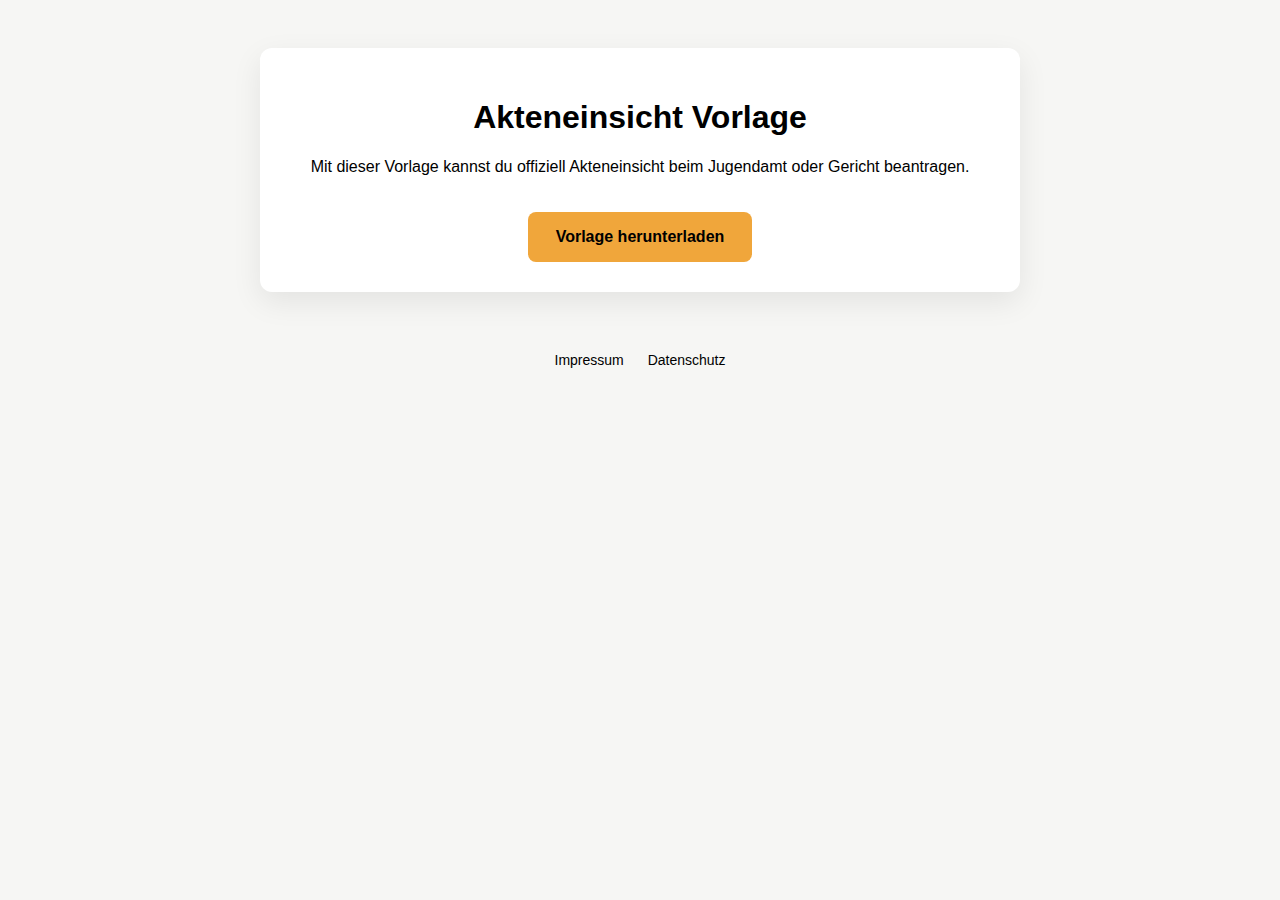
<file: akteneinsicht.html>
<!DOCTYPE html>
<html lang="de">
<head>
<meta charset="UTF-8">
<meta name="viewport" content="width=device-width, initial-scale=1.0">
<title>Akteneinsicht Vorlage</title>

<style>
body{font-family:Arial;background:#f6f6f4;text-align:center;padding:40px;}
.card{background:white;padding:30px;border-radius:12px;max-width:700px;margin:auto;box-shadow:0 10px 30px rgba(0,0,0,0.08);}
.button{background:#f0a63b;padding:16px 28px;border-radius:8px;display:inline-block;text-decoration:none;font-weight:bold;color:black;margin-top:20px;}
footer{margin-top:60px;font-size:14px;}
footer a{margin:0 10px;color:black;text-decoration:none;}
</style>

</head>

<body>

<div class="card">

<h1>Akteneinsicht Vorlage</h1>

<p>Mit dieser Vorlage kannst du offiziell Akteneinsicht beim Jugendamt oder Gericht beantragen.</p>

<a class="button" href="pdf/akteneinsicht.pdf" download>
Vorlage herunterladen
</a>

</div>

<footer>
<a href="impressum.html">Impressum</a>
<a href="datenschutz.html">Datenschutz</a>
</footer>

</body>
</html>
</file>
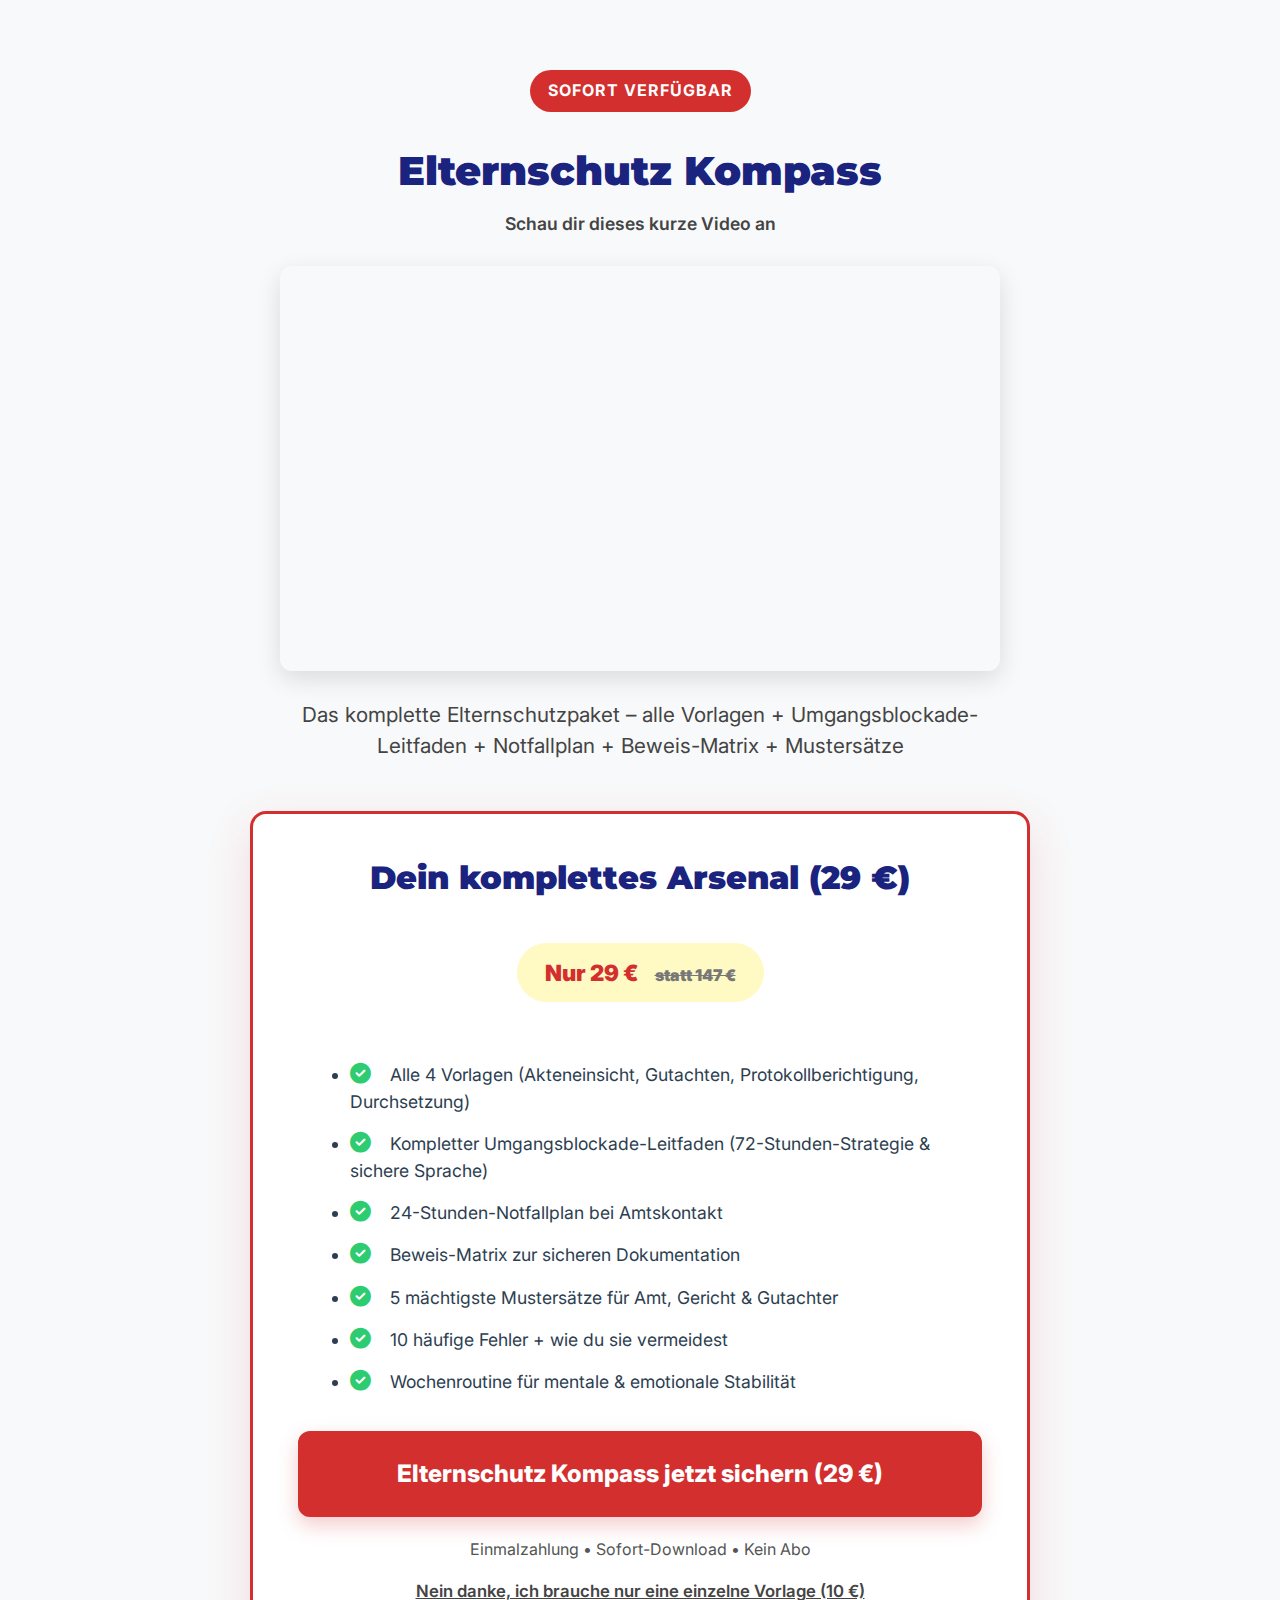
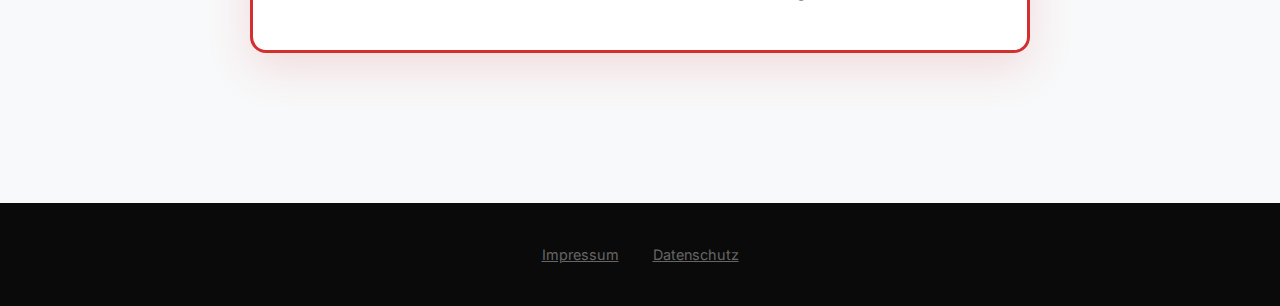
<file: angebot-alles.html>
<!DOCTYPE html>
<html lang="de">
<head>
    <meta charset="UTF-8">
    <meta name="viewport" content="width=device-width, initial-scale=1.0">
    <title>Elternschutz Kompass | Rebell mit Herz</title>
    <link href="https://fonts.googleapis.com/css2?family=Montserrat:wght@700&family=Inter:wght@400;600;800&display=swap" rel="stylesheet">
    <link rel="stylesheet" href="https://cdnjs.cloudflare.com/ajax/libs/font-awesome/6.0.0/css/all.min.css">
    <link rel="stylesheet" href="style.css?v=6">
    <style>
        .upsell-box {
            background: white;
            border: 3px solid #d32f2f;
            border-radius: 16px;
            padding: 45px;
            box-shadow: 0 15px 45px rgba(211,47,47,0.15);
            text-align: center;
            max-width: 780px;
            margin: 50px auto;
        }
        .price-tag {
            background: #fff9c4;
            color: #d32f2f;
            padding: 12px 28px;
            border-radius: 50px;
            font-weight: 900;
            font-size: 1.4rem;
            display: inline-block;
            margin: 25px 0;
        }
        .benefit-list {
            text-align: left;
            margin: 35px auto;
            max-width: 580px;
        }
        .benefit-list li {
            margin-bottom: 16px;
            font-size: 1.1rem;
            line-height: 1.5;
        }
        .benefit-list i {
            color: #2ecc71;
            margin-right: 14px;
            font-size: 1.3rem;
        }

        /* === Video Styling === */
        .video-wrapper {
            position: relative;
            width: 100%;
            max-width: 720px;
            margin: 28px auto;
            overflow: hidden;
            border-radius: 12px;
            box-shadow: 0 8px 24px rgba(0,0,0,0.12);
            transition: all 0.28s ease;
        }

        .video-wrapper:hover {
            transform: scale(1.015);
            box-shadow: 0 14px 38px rgba(0,0,0,0.18);
        }

        .video-container {
            position: relative;
            padding-bottom: 56.25%; /* 16:9 */
            height: 0;
            overflow: hidden;
        }

        .video-container iframe {
            position: absolute;
            top: 0;
            left: 0;
            width: 100%;
            height: 100%;
            border: 0;
        }

        .video-hint {
            text-align: center;
            font-size: 1.1rem;
            font-weight: 600;
            color: #444;
            margin-bottom: 12px;
        }

        @media (max-width: 640px) {
            .video-wrapper {
                margin: 20px auto;
            }
            .video-hint {
                font-size: 1rem;
            }
        }
    </style>
</head>
<body>

<section class="container" style="padding: 70px 0 100px;">
    
    <div style="text-align: center; margin-bottom: 40px;">
        <span class="badge" style="background-color: #d32f2f; font-size: 1rem; padding: 8px 18px;">Sofort verfügbar</span>
        <h1 style="font-size: 2.5rem; margin: 20px 0 15px;">Elternschutz Kompass</h1>
        
        <div class="video-hint">Schau dir dieses kurze Video an</div>
        
        <div class="video-wrapper">
            <div class="video-container">
                <iframe 
                    src="https://www.youtube.com/embed/pWWyIZV_oys?rel=0&modestbranding=1&showinfo=0" 
                    title="Elternschutz Kompass Erklärvideo" 
                    allow="accelerometer; autoplay; clipboard-write; encrypted-media; gyroscope; picture-in-picture" 
                    allowfullscreen>
                </iframe>
            </div>
        </div>

        <p class="hero-subtext" style="font-size: 1.3rem;">
            Das komplette Elternschutzpaket – alle Vorlagen + Umgangsblockade-Leitfaden + Notfallplan + Beweis-Matrix + Mustersätze
        </p>
    </div>

    <div class="upsell-box">
        <h2 style="font-size: 2rem; margin-bottom: 20px;">Dein komplettes Arsenal (29 €)</h2>
        
        <div class="price-tag">
            Nur 29 € <small style="font-size: 1rem; color: #777; text-decoration: line-through; margin-left: 12px;">statt 147 €</small>
        </div>

        <ul class="benefit-list">
            <li><i class="fas fa-check-circle"></i> Alle 4 Vorlagen (Akteneinsicht, Gutachten, Protokollberichtigung, Durchsetzung)</li>
            <li><i class="fas fa-check-circle"></i> Kompletter Umgangsblockade-Leitfaden (72-Stunden-Strategie & sichere Sprache)</li>
            <li><i class="fas fa-check-circle"></i> 24-Stunden-Notfallplan bei Amtskontakt</li>
            <li><i class="fas fa-check-circle"></i> Beweis-Matrix zur sicheren Dokumentation</li>
            <li><i class="fas fa-check-circle"></i> 5 mächtigste Mustersätze für Amt, Gericht & Gutachter</li>
            <li><i class="fas fa-check-circle"></i> 10 häufige Fehler + wie du sie vermeidest</li>
            <li><i class="fas fa-check-circle"></i> Wochenroutine für mentale & emotionale Stabilität</li>
        </ul>

        <a href="https://buy.stripe.com/test_4gM9AVakA9HPbTKfLr8og00" target="_blank" class="btn btn-primary btn-large" style="width: 100%; font-size: 1.5rem; padding: 22px; margin: 30px 0 20px;">
            Elternschutz Kompass jetzt sichern (29 €)
        </a>

        <p style="font-size: 1rem; color: #555; margin-bottom: 15px;">
            Einmalzahlung • Sofort-Download • Kein Abo
        </p>

        <a href="vorlagen.html" style="color: #444; text-decoration: underline; font-weight: 600; font-size: 1.05rem;">
            Nein danke, ich brauche nur eine einzelne Vorlage (10 €)
        </a>
    </div>

</section>

<footer>
    <div class="container text-center">
        <a href="impressum.html" style="color: #666; margin: 0 15px;">Impressum</a>
        <a href="datenschutz.html" style="color: #666; margin: 0 15px;">Datenschutz</a>
    </div>
</footer>

</body>

</html>
</file>
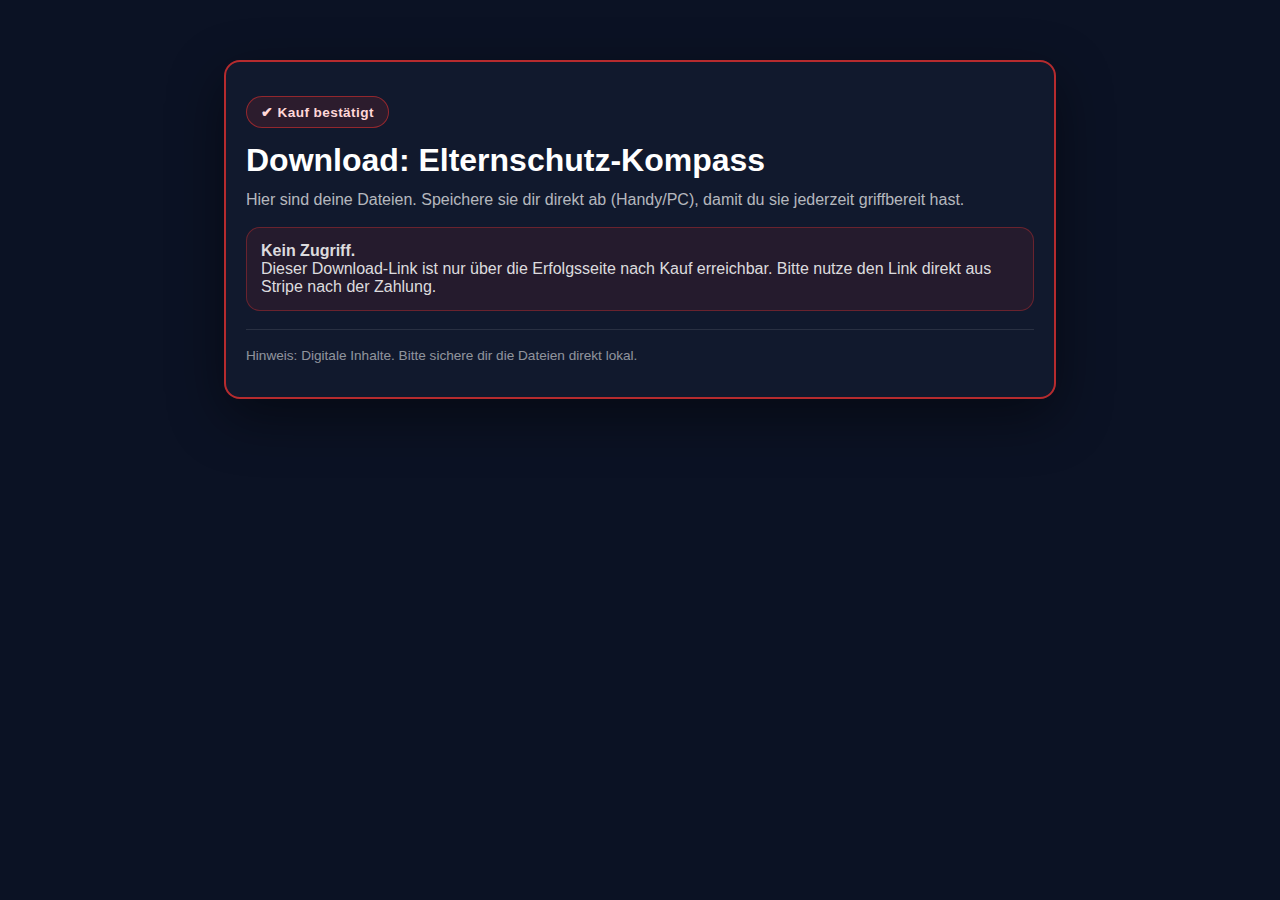
<file: danke-kompass-8fK3pQ.html>
<!DOCTYPE html>
<html lang="de">
<head>
<meta charset="UTF-8">
<meta name="viewport" content="width=device-width, initial-scale=1.0">
<title>Download – Elternschutz-Kompass</title>

<style>
:root{
  --bg:#0b1224;
  --card:rgba(18,26,46,0.95);
  --text:rgba(255,255,255,0.92);
  --muted:rgba(255,255,255,0.70);
  --line:rgba(255,255,255,0.10);
  --red:#d32f2f;
  --redSoft:rgba(211,47,47,0.14);
  --shadow:0 18px 55px rgba(0,0,0,0.45);
  --r:16px;
}
*{box-sizing:border-box}
body{
  margin:0;
  font-family:Inter, Arial, sans-serif;
  background:var(--bg);
  color:var(--text);
}
.wrap{
  max-width:860px;
  margin:60px auto;
  padding:0 14px;
}
.card{
  background:var(--card);
  border-radius:var(--r);
  border:2px solid rgba(211,47,47,0.85);
  box-shadow:var(--shadow);
  padding:34px 20px;
}
.badge{
  display:inline-block;
  background:var(--redSoft);
  border:1px solid rgba(211,47,47,0.62);
  color:#ffd7d7;
  font-weight:900;
  padding:7px 14px;
  border-radius:999px;
  font-size:0.85rem;
  letter-spacing:0.4px;
}
h1{
  margin:14px 0 8px;
  font-size:2rem;
  color:#fff;
}
p{
  margin:0 0 14px;
  color:var(--muted);
  line-height:1.6;
}
.hr{
  height:1px;
  background:var(--line);
  margin:18px 0;
}
.grid{
  display:grid;
  grid-template-columns:1fr 1fr;
  gap:12px;
}
.item{
  border:1px solid var(--line);
  background:rgba(255,255,255,0.04);
  border-radius:14px;
  padding:14px;
}
.item strong{
  display:block;
  color:#fff;
  margin-bottom:6px;
}
.item span{
  display:block;
  color:var(--muted);
  font-size:0.92rem;
  line-height:1.45;
  margin-bottom:10px;
}
.dl{
  display:inline-block;
  text-decoration:none;
  font-weight:900;
  color:#fff;
  background:linear-gradient(135deg, var(--red), #ff3b3b);
  padding:12px 14px;
  border-radius:12px;
  border:1px solid rgba(255,255,255,0.10);
}
.dl:hover{opacity:0.96}
.small{
  font-size:0.85rem;
  color:rgba(255,255,255,0.55);
  margin-top:12px;
}
.back{
  display:inline-block;
  margin-top:18px;
  color:#ffd7d7;
  text-decoration:none;
  font-weight:800;
  border:1px solid rgba(211,47,47,0.62);
  background:rgba(255,255,255,0.04);
  padding:12px 14px;
  border-radius:12px;
}
.back:hover{opacity:0.96}
.notice{
  display:none;
  margin-top:14px;
  padding:12px 14px;
  border-radius:12px;
  border:1px solid rgba(255,255,255,0.10);
  background:rgba(255,255,255,0.04);
  color:rgba(255,255,255,0.75);
}
.lock{
  display:none;
  margin-top:14px;
  padding:14px;
  border-radius:14px;
  border:1px solid rgba(211,47,47,0.40);
  background:rgba(211,47,47,0.10);
  color:rgba(255,255,255,0.86);
}
@media (max-width:720px){
  .grid{grid-template-columns:1fr;}
  h1{font-size:1.7rem;}
}
</style>
</head>

<body>

<div class="wrap">
  <div class="card">
    <span class="badge">✔ Kauf bestätigt</span>
    <h1>Download: Elternschutz-Kompass</h1>
    <p>
      Hier sind deine Dateien. Speichere sie dir direkt ab (Handy/PC), damit du sie jederzeit griffbereit hast.
    </p>

    <!-- LIGHT GATE (Token) -->
    <div id="lockBox" class="lock">
      <strong>Kein Zugriff.</strong><br>
      Dieser Download-Link ist nur über die Erfolgsseite nach Kauf erreichbar.
      Bitte nutze den Link direkt aus Stripe nach der Zahlung.
    </div>

    <div class="hr"></div>

    <!-- DOWNLOADS -->
    <div id="downloadArea" style="display:none;">
      <div class="grid">

        <!-- PDF-LINKS: Hier deine PDFs eintragen -->
        <div class="item">
          <strong>Vorlage 01 – Anschreiben Jugendamt</strong>
          <span>Kurzes, sauberes Anschreiben + Struktur (🔲 ausfüllen).</span>
          <a class="dl" href="pdf/kompass-01.pdf" download>PDF herunterladen</a>
        </div>

        <div class="item">
          <strong>Vorlage 02 – Gesprächsleitfaden</strong>
          <span>Wie du im Gespräch ruhig bleibst und nicht abdriftest.</span>
          <a class="dl" href="pdf/kompass-02.pdf" download>PDF herunterladen</a>
        </div>

        <div class="item">
          <strong>Vorlage 03 – Dokumentationsblatt</strong>
          <span>Sauber dokumentieren: Datum, Ereignis, Belege, Wirkung.</span>
          <a class="dl" href="pdf/kompass-03.pdf" download>PDF herunterladen</a>
        </div>

        <div class="item">
          <strong>Vorlage 04 – Kurze Stellungnahme</strong>
          <span>Wenn du reagieren musst, ohne dich zu verheddern.</span>
          <a class="dl" href="pdf/kompass-04.pdf" download>PDF herunterladen</a>
        </div>

        <!-- Du kannst beliebig viele Blöcke kopieren -->

      </div>

      <div class="notice" id="shareNote">
        Tipp: Bitte teile den Link nicht öffentlich. (Wenn er rumgeht, ist er weg.)
      </div>

      <a class="back" href="index.html">← Zurück zur Startseite</a>
    </div>

    <div class="small">
      Hinweis: Digitale Inhalte. Bitte sichere dir die Dateien direkt lokal.
    </div>

  </div>
</div>

<script>
  // === Mini-"Sicherheit": Token-Check (nur Hürde, kein echter Schutz) ===
  // Setze deinen erwarteten Key hier (muss mit success_url ?key=... übereinstimmen)
  const EXPECTED_KEY = "K8pQ-27";

  const params = new URLSearchParams(window.location.search);
  const key = params.get("key");

  const downloadArea = document.getElementById("downloadArea");
  const lockBox = document.getElementById("lockBox");
  const shareNote = document.getElementById("shareNote");

  if (key && key === EXPECTED_KEY) {
    downloadArea.style.display = "block";
    shareNote.style.display = "block";
  } else {
    lockBox.style.display = "block";
    downloadArea.style.display = "none";
  }
</script>

</body>
</html>
</file>
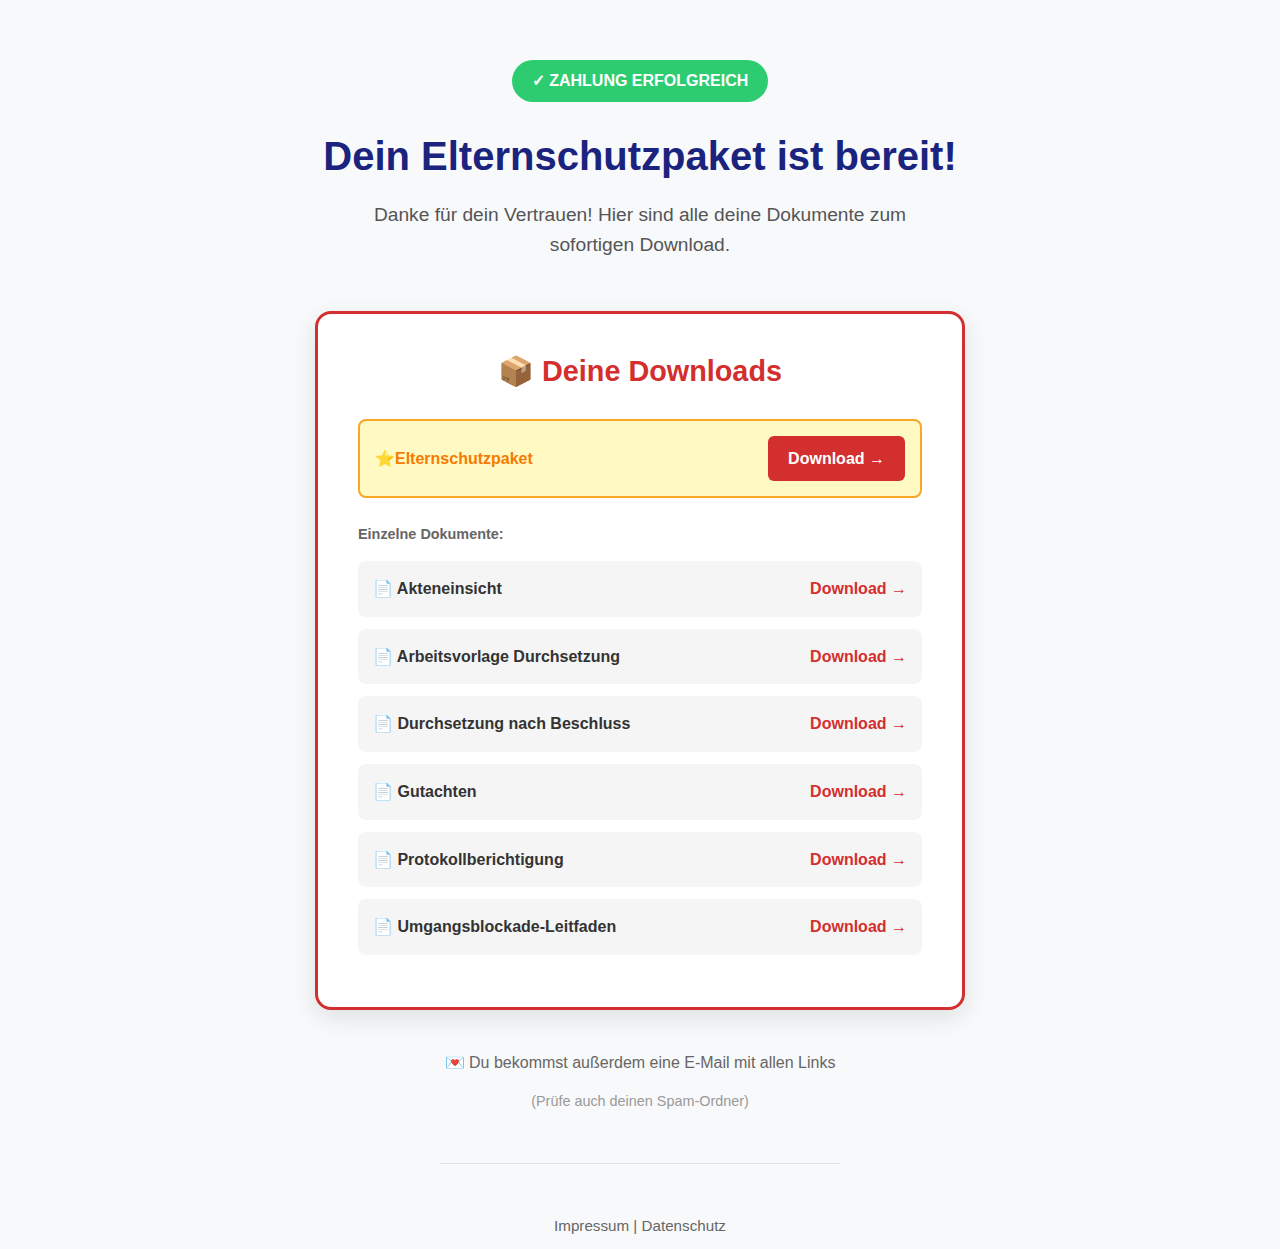
<file: danke.html>
<!DOCTYPE html>
<html lang="de">
<head>
    <meta charset="UTF-8">
    <meta name="viewport" content="width=device-width, initial-scale=1.0">
    <title>Dein Elternschutzpaket ist da! | Rebell mit Herz</title>
    <link rel="stylesheet" href="style.css">
</head>
<body>
    <section class="container" style="text-align: center; padding-top: 60px;">
        <div class="success-badge" style="display: inline-block; background: #2ecc71; color: white; padding: 8px 20px; border-radius: 50px; font-weight: 700; margin-bottom: 30px;">
            ✓ ZAHLUNG ERFOLGREICH
        </div>

        <h1 class="highlight" style="color: #1a237e; font-size: 2.5rem; margin-bottom: 20px; line-height: 1.2;">Dein Elternschutzpaket ist bereit!</h1>

        <p style="font-size: 1.2rem; color: #555; margin-bottom: 50px; max-width: 600px; margin-left: auto; margin-right: auto;">
            Danke für dein Vertrauen! Hier sind alle deine Dokumente zum sofortigen Download.
        </p>

        <div class="download-box" style="background: white; border: 3px solid #d32f2f; border-radius: 16px; padding: 40px; max-width: 650px; margin: 0 auto 40px; box-shadow: 0 8px 24px rgba(0,0,0,0.1);">
            <h2 style="color: #d32f2f; margin-bottom: 30px; font-size: 1.8rem;">📦 Deine Downloads</h2>

            <div class="download-list" style="text-align: left;">
                <!-- Komplett-Paket jetzt oben in der Liste -->
                <div class="download-item" style="background: #fff9c4; border: 2px solid #f9a825; border-radius: 8px; padding: 15px; margin-bottom: 25px; display: flex; justify-content: space-between; align-items: center;">
                    <span style="font-weight: 700; color: #f57c00;">⭐Elternschutzpaket</span>
                    <a href="PDFS/elterschutzpaket-komplett.pdf" download style="background: #d32f2f; color: white; padding: 10px 20px; border-radius: 6px; text-decoration: none; font-weight: 700;">Download →</a>
                </div>

                <p style="color: #666; margin-bottom: 15px; font-size: 0.9rem; font-weight: 600;">Einzelne Dokumente:</p>

                <div class="download-item" style="background: #f5f5f5; border-radius: 8px; padding: 15px; margin-bottom: 12px; display: flex; justify-content: space-between; align-items: center;">
                    <span style="font-weight: 600; color: #333;">📄 Akteneinsicht</span>
                    <a href="PDFS/akteneinsicht.pdf" download style="color: #d32f2f; text-decoration: none; font-weight: 600;">Download →</a>
                </div>
                <div class="download-item" style="background: #f5f5f5; border-radius: 8px; padding: 15px; margin-bottom: 12px; display: flex; justify-content: space-between; align-items: center;">
                    <span style="font-weight: 600; color: #333;">📄 Arbeitsvorlage Durchsetzung</span>
                    <a href="PDFS/arbeitsvorlage-durchsetzung.pdf" download style="color: #d32f2f; text-decoration: none; font-weight: 600;">Download →</a>
                </div>
                <div class="download-item" style="background: #f5f5f5; border-radius: 8px; padding: 15px; margin-bottom: 12px; display: flex; justify-content: space-between; align-items: center;">
                    <span style="font-weight: 600; color: #333;">📄 Durchsetzung nach Beschluss</span>
                    <a href="PDFS/durchsetzung.pdf" download style="color: #d32f2f; text-decoration: none; font-weight: 600;">Download →</a>
                </div>
                <div class="download-item" style="background: #f5f5f5; border-radius: 8px; padding: 15px; margin-bottom: 12px; display: flex; justify-content: space-between; align-items: center;">
                    <span style="font-weight: 600; color: #333;">📄 Gutachten</span>
                    <a href="PDFS/gutachten.pdf" download style="color: #d32f2f; text-decoration: none; font-weight: 600;">Download →</a>
                </div>
                <div class="download-item" style="background: #f5f5f5; border-radius: 8px; padding: 15px; margin-bottom: 12px; display: flex; justify-content: space-between; align-items: center;">
                    <span style="font-weight: 600; color: #333;">📄 Protokollberichtigung</span>
                    <a href="PDFS/protokollberichtigung.pdf" download style="color: #d32f2f; text-decoration: none; font-weight: 600;">Download →</a>
                </div>
                <div class="download-item" style="background: #f5f5f5; border-radius: 8px; padding: 15px; margin-bottom: 12px; display: flex; justify-content: space-between; align-items: center;">
                    <span style="font-weight: 600; color: #333;">📄 Umgangsblockade-Leitfaden</span>
                    <a href="PDFS/umgangsblockade-leitfaden.pdf" download style="color: #d32f2f; text-decoration: none; font-weight: 600;">Download →</a>
                </div>
            </div>
        </div>

        <p style="font-size: 1rem; color: #666; margin-bottom: 15px;">💌 Du bekommst außerdem eine E-Mail mit allen Links</p>
        <p style="font-size: 0.9rem; color: #999;">(Prüfe auch deinen Spam-Ordner)</p>

        <hr style="border: none; border-top: 1px solid #e0e0e0; margin: 50px auto; max-width: 400px;">
        <p style="font-size: 0.95rem; color: #666; margin-bottom: 10px;"><a href="impressum.html" style="color: #666; text-decoration: none;">Impressum</a> | <a href="datenschutz.html" style="color: #666; text-decoration: none;">Datenschutz</a></p>
    </section>
</body>
</html>
</file>
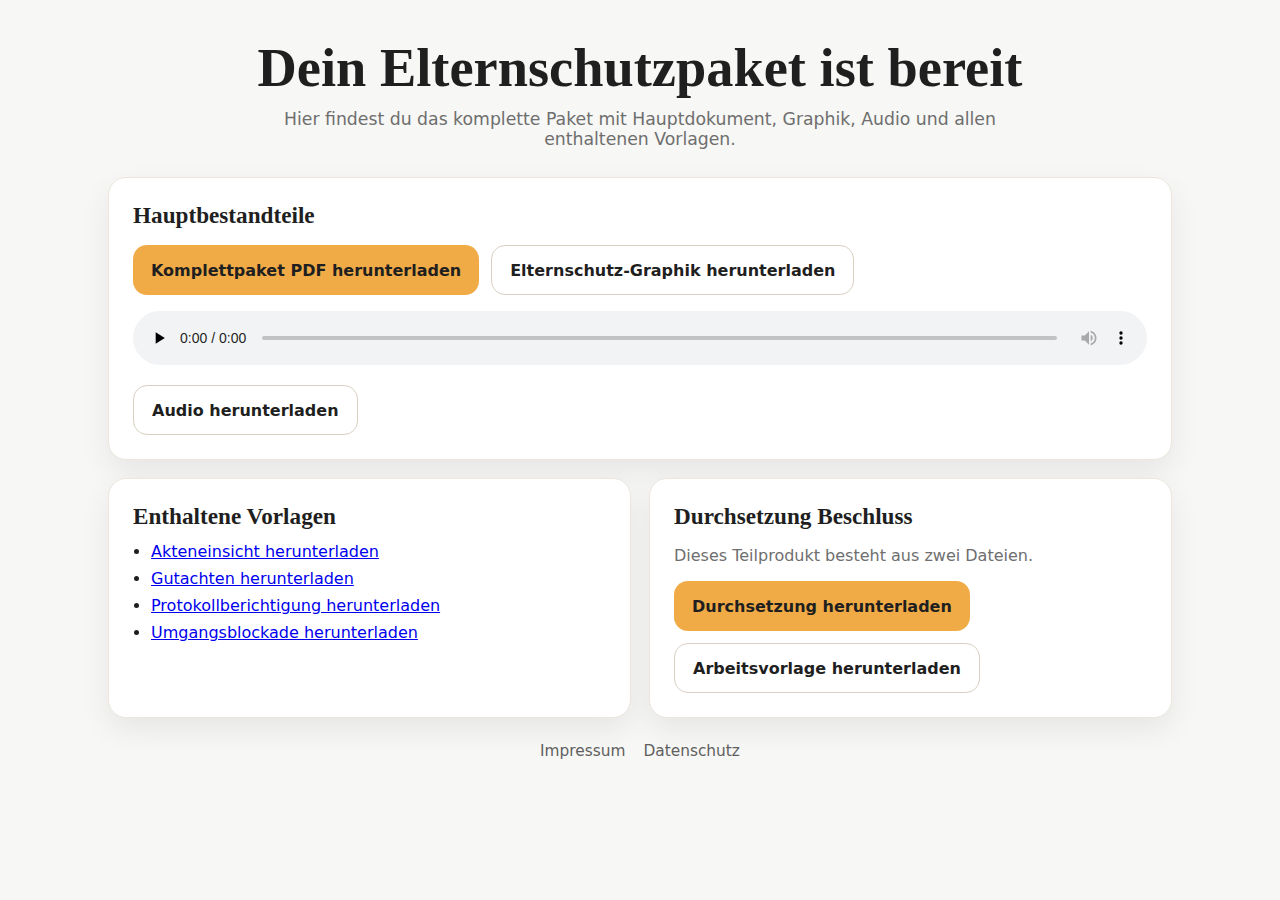
<file: download-elterschutzpaket.html>
<!DOCTYPE html>
<html lang="de">
<head>
  <meta charset="UTF-8" />
  <meta name="viewport" content="width=device-width, initial-scale=1.0" />
  <title>Elternschutzpaket</title>
  <style>
    :root{
      --bg:#f7f7f5;
      --card:#ffffff;
      --text:#1f1f1f;
      --muted:#6e6e6e;
      --accent:#f0ab47;
      --accent-hover:#e19b35;
      --line:#ece6dc;
      --shadow:0 12px 30px rgba(0,0,0,.07);
      --radius:18px;
    }
    *{box-sizing:border-box}
    body{
      margin:0;
      background:var(--bg);
      color:var(--text);
      font-family:Inter,system-ui,-apple-system,"Segoe UI",Roboto,Arial,sans-serif;
    }
    .wrap{
      max-width:1100px;
      margin:0 auto;
      padding:40px 18px 60px;
    }
    .hero{
      text-align:center;
      margin-bottom:28px;
    }
    .hero h1{
      margin:0 0 12px;
      font-family:Georgia,"Times New Roman",serif;
      font-size:clamp(2rem,5vw,3.4rem);
      line-height:1.05;
    }
    .hero p{
      max-width:820px;
      margin:0 auto;
      color:var(--muted);
      font-size:1.08rem;
    }
    .box{display:grid;gap:18px;}
    .card{
      background:var(--card);
      border:1px solid var(--line);
      border-radius:var(--radius);
      box-shadow:var(--shadow);
      padding:24px;
    }
    .card h2{
      margin:0 0 10px;
      font-size:1.45rem;
      font-family:Georgia,"Times New Roman",serif;
    }
    .muted{color:var(--muted)}
    .actions{
      display:flex;
      flex-wrap:wrap;
      gap:12px;
      margin-top:16px;
    }
    .btn{
      display:inline-flex;
      align-items:center;
      justify-content:center;
      min-height:50px;
      padding:14px 18px;
      border-radius:14px;
      text-decoration:none;
      font-weight:800;
      transition:.2s ease;
    }
    .btn.primary{
      background:var(--accent);
      color:#1f1f1f;
    }
    .btn.primary:hover{background:var(--accent-hover)}
    .btn.secondary{
      border:1px solid #d8d0c2;
      color:#1f1f1f;
      background:#fff;
    }
    .two{
      display:grid;
      grid-template-columns:1fr 1fr;
      gap:18px;
    }
    audio{
      width:100%;
      margin-top:16px;
    }
    ul{
      margin:12px 0 0 18px;
      padding:0;
    }
    li{margin:8px 0}
    footer{
      margin-top:24px;
      display:flex;
      justify-content:center;
      gap:18px;
      flex-wrap:wrap;
    }
    footer a{
      color:#5f5f5f;
      text-decoration:none;
      font-size:.96rem;
    }
    @media (max-width:760px){
      .two{grid-template-columns:1fr}
    }
  </style>
</head>
<body>
  <main class="wrap">
    <section class="hero">
      <h1>Dein Elternschutzpaket ist bereit</h1>
      <p>
        Hier findest du das komplette Paket mit Hauptdokument, Graphik, Audio und allen enthaltenen Vorlagen.
      </p>
    </section>

    <section class="box">

      <article class="card">
        <h2>Hauptbestandteile</h2>
        <div class="actions">
          <a class="btn primary" href="pdf/elternschutzpaket-komplett.pdf" download>Komplettpaket PDF herunterladen</a>
          <a class="btn secondary" href="pdf/Elternschutz-Graphik.pdf" download>Elternschutz-Graphik herunterladen</a>
        </div>

        <audio controls preload="none">
          <source src="https://drive.google.com/uc?export=download&id=12Jtbv_-nA8mfPLrhsmtGCvacwAxRgV6j" type="audio/mpeg">
          Dein Browser unterstützt kein Audio.
        </audio>

        <div class="actions">
          <a class="btn secondary" href="https://drive.google.com/uc?export=download&id=12Jtbv_-nA8mfPLrhsmtGCvacwAxRgV6j">Audio herunterladen</a>
        </div>
      </article>

      <div class="two">
        <article class="card">
          <h2>Enthaltene Vorlagen</h2>
          <ul>
            <li><a href="pdf/akteneinsicht.pdf" download>Akteneinsicht herunterladen</a></li>
            <li><a href="pdf/gutachten.pdf" download>Gutachten herunterladen</a></li>
            <li><a href="pdf/protokollberichtigung.pdf" download>Protokollberichtigung herunterladen</a></li>
            <li><a href="pdf/umgangsblockade-leitfaden.pdf" download>Umgangsblockade herunterladen</a></li>
          </ul>
        </article>

        <article class="card">
          <h2>Durchsetzung Beschluss</h2>
          <p class="muted">Dieses Teilprodukt besteht aus zwei Dateien.</p>
          <div class="actions">
            <a class="btn primary" href="pdf/durchsetzung.pdf" download>Durchsetzung herunterladen</a>
            <a class="btn secondary" href="pdf/arbeitsvorlage-durchsetzung.pdf" download>Arbeitsvorlage herunterladen</a>
          </div>
        </article>
      </div>

    </section>

    <footer>
      <a href="impressum.html">Impressum</a>
      <a href="datenschutz.html">Datenschutz</a>
    </footer>
  </main>
</body>
</html>
</file>
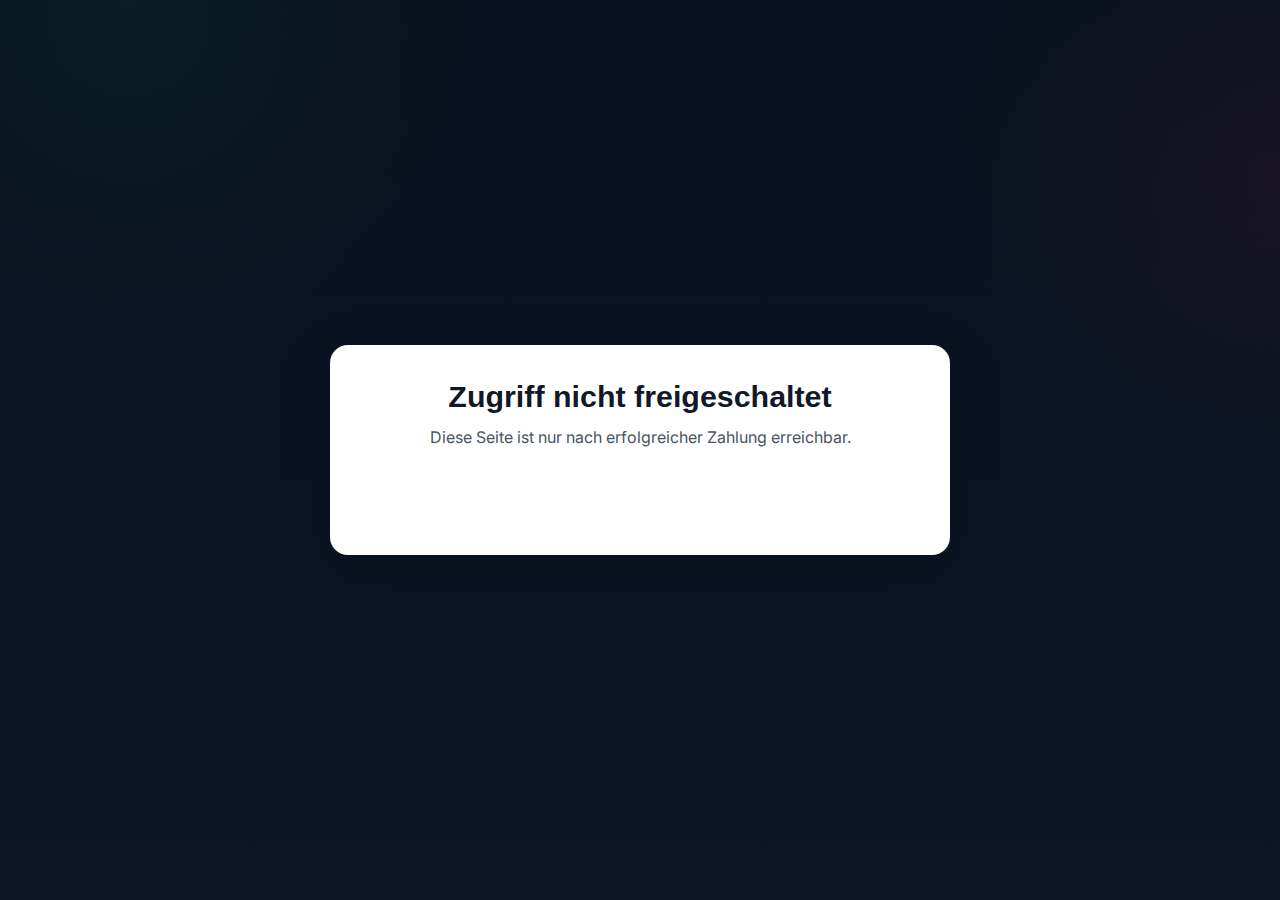
<file: download-vorlage.html>
<!DOCTYPE html>
<html lang="de">
<head>
  <meta charset="UTF-8">
  <meta name="viewport" content="width=device-width, initial-scale=1.0">
  <title>Download – Jugendamt-Vorlage | Rebell mit Herz</title>
  <meta name="description" content="Deine Jugendamt-Vorlage ist freigeschaltet. Lade sie jetzt direkt herunter. Wenn du mehr Struktur für Jugendamt, Umgang und Gericht brauchst, geh weiter ins Elternschutzpaket mit 8 PDFs und 1 Audio.">
  <link rel="preconnect" href="https://fonts.googleapis.com">
  <link rel="preconnect" href="https://fonts.gstatic.com" crossorigin>
  <link href="https://fonts.googleapis.com/css2?family=Inter:wght@400;500;600;700;800;900&display=swap" rel="stylesheet">
  <link rel="stylesheet" href="style.css?v=22">
  <style>
    .download-body{
      background:
        radial-gradient(circle at 10% 0%, rgba(24,169,87,0.08), transparent 24%),
        radial-gradient(circle at 100% 20%, rgba(211,47,47,0.08), transparent 22%),
        linear-gradient(180deg,#08111f 0%, #0c1627 100%);
      min-height:100vh;
      color:var(--text);
      font-family:Inter,Arial,sans-serif;
    }

    .download-wrap{
      max-width:1080px;
      margin:0 auto;
      padding:34px 18px 56px;
    }

    .success-card{
      background:
        linear-gradient(180deg, rgba(24,169,87,0.08), rgba(255,255,255,0.03)),
        rgba(17,24,39,0.95);
      border:1px solid rgba(24,169,87,0.22);
      border-radius:26px;
      box-shadow:var(--shadow);
      padding:32px 24px;
      margin-bottom:24px;
      text-align:center;
    }

    .success-badge{
      display:inline-flex;
      align-items:center;
      justify-content:center;
      background:rgba(24,169,87,0.14);
      color:#dcfce7;
      border:1px solid rgba(24,169,87,0.34);
      border-radius:999px;
      padding:8px 16px;
      font-weight:900;
      font-size:0.84rem;
      margin-bottom:16px;
      letter-spacing:.05em;
    }

    .success-card h1{
      margin:0 0 12px;
      font-size:clamp(2rem, 4vw, 3.15rem);
      line-height:1.06;
      color:#fff;
      font-weight:900;
      letter-spacing:-0.03em;
    }

    .success-card p{
      max-width:760px;
      margin:0 auto 18px;
      color:var(--muted);
      line-height:1.65;
      font-size:1rem;
    }

    .download-main-btn{
      display:inline-flex;
      align-items:center;
      justify-content:center;
      width:min(100%, 620px);
      min-height:64px;
      padding:18px 22px;
      border-radius:16px;
      text-decoration:none;
      font-weight:900;
      font-size:1.08rem;
      color:#fff;
      background:linear-gradient(135deg,#18a957,#22c55e);
      border:1px solid rgba(255,255,255,0.12);
      box-shadow:0 16px 34px rgba(24,169,87,0.24);
      margin-bottom:12px;
      transition:transform .18s ease, box-shadow .18s ease, opacity .18s ease;
    }

    .download-main-btn:hover{
      opacity:.98;
      transform:translateY(-2px);
      box-shadow:0 20px 40px rgba(24,169,87,0.28);
    }

    .download-note{
      color:var(--muted-2);
      font-size:.92rem;
    }

    .mini-proof{
      display:flex;
      flex-wrap:wrap;
      gap:10px;
      justify-content:center;
      margin-top:16px;
    }

    .mini-proof span{
      padding:8px 12px;
      border-radius:999px;
      background:rgba(255,255,255,0.05);
      border:1px solid rgba(255,255,255,0.08);
      color:#e8eef8;
      font-size:.84rem;
      font-weight:800;
    }

    .two-col{
      display:grid;
      grid-template-columns:1.02fr 0.98fr;
      gap:22px;
      margin-top:24px;
      align-items:start;
    }

    .panel{
      background:rgba(17,24,39,0.92);
      border:1px solid var(--line);
      border-radius:22px;
      box-shadow:var(--shadow-soft);
      padding:24px;
    }

    .panel h2{
      margin:0 0 12px;
      color:#fff;
      font-size:1.4rem;
      line-height:1.14;
      font-weight:900;
      letter-spacing:-0.02em;
    }

    .panel p{
      color:var(--muted);
      margin:0 0 16px;
      line-height:1.6;
    }

    .list{
      list-style:none;
      padding:0;
      margin:0;
      display:grid;
      gap:12px;
    }

    .list li{
      position:relative;
      padding-left:26px;
      color:#e7edf8;
      line-height:1.55;
    }

    .list li::before{
      content:"✓";
      position:absolute;
      left:0;
      top:0;
      color:#18a957;
      font-weight:900;
    }

    .value-box{
      margin-top:18px;
      background:rgba(255,255,255,0.04);
      border:1px solid rgba(255,255,255,0.08);
      border-radius:18px;
      padding:18px;
    }

    .value-box strong{
      display:block;
      margin-bottom:8px;
      color:#fff;
      font-size:1rem;
    }

    .value-box p{
      margin:0;
      color:var(--muted);
      line-height:1.6;
    }

    .upsell-panel{
      background:
        linear-gradient(180deg, rgba(211,47,47,0.10), rgba(255,255,255,0.03)),
        rgba(17,24,39,0.94);
      border:1px solid rgba(211,47,47,0.22);
    }

    .upsell-panel h2{
      margin-bottom:10px;
    }

    .price-tag{
      font-size:2.4rem;
      line-height:1;
      font-weight:900;
      color:#fff;
      margin:10px 0 16px;
      letter-spacing:-0.04em;
    }

    .upsell-points{
      list-style:none;
      padding:0;
      margin:0 0 16px;
      display:grid;
      gap:12px;
    }

    .upsell-points li{
      position:relative;
      padding-left:26px;
      color:#e7edf8;
      line-height:1.55;
    }

    .upsell-points li::before{
      content:"✓";
      position:absolute;
      left:0;
      top:0;
      color:#fff;
      font-weight:900;
    }

    .cta-red{
      display:inline-flex;
      align-items:center;
      justify-content:center;
      width:100%;
      min-height:58px;
      padding:16px 18px;
      border-radius:14px;
      text-decoration:none;
      font-weight:900;
      font-size:1rem;
      color:#fff;
      background:linear-gradient(135deg,var(--red),var(--red-2));
      border:1px solid rgba(255,255,255,0.12);
      box-shadow:0 16px 34px rgba(211,47,47,0.24);
      transition:transform .18s ease, opacity .18s ease, box-shadow .18s ease;
    }

    .cta-red:hover{
      opacity:.98;
      transform:translateY(-2px);
      box-shadow:0 20px 40px rgba(211,47,47,0.30);
    }

    .small-note{
      margin-top:10px;
      color:var(--muted-2);
      font-size:.88rem;
      text-align:center;
      line-height:1.5;
    }

    .secondary-link{
      display:inline-flex;
      align-items:center;
      justify-content:center;
      width:100%;
      min-height:54px;
      padding:15px 18px;
      border-radius:14px;
      text-decoration:none;
      font-weight:900;
      font-size:1rem;
      color:#fff;
      background:rgba(255,255,255,0.05);
      border:1px solid rgba(255,255,255,0.10);
      margin-top:12px;
      transition:transform .16s ease, background .16s ease;
    }

    .secondary-link:hover{
      transform:translateY(-1px);
      background:rgba(255,255,255,0.08);
    }

    .faq-box{
      margin-top:18px;
      background:rgba(255,255,255,0.04);
      border:1px solid rgba(255,255,255,0.08);
      border-radius:18px;
      padding:18px;
    }

    .faq-box strong{
      display:block;
      color:#fff;
      margin-bottom:8px;
      font-size:1rem;
    }

    .faq-box p{
      margin:0;
      color:var(--muted);
      line-height:1.6;
    }

    .locked{
      min-height:100vh;
      display:flex;
      align-items:center;
      justify-content:center;
      padding:20px;
    }

    .locked-box{
      max-width:620px;
      width:100%;
      background:#fff;
      color:#111827;
      border-radius:18px;
      padding:34px 28px;
      text-align:center;
      box-shadow:0 18px 55px rgba(0,0,0,0.18);
      border:3px solid var(--red);
    }

    .locked-box h2{
      margin:0 0 12px;
      color:var(--red);
      font-size:1.9rem;
      line-height:1.12;
    }

    .locked-box p{
      line-height:1.6;
      color:#4b5563;
      margin:0 0 20px;
    }

    .locked-box a{
      display:inline-flex;
      align-items:center;
      justify-content:center;
      min-height:50px;
      background:var(--red);
      color:#fff;
      text-decoration:none;
      padding:12px 22px;
      border-radius:10px;
      font-weight:800;
    }

    .footer-links{
      margin-top:28px;
      text-align:center;
      color:var(--muted);
      font-size:.92rem;
    }

    .footer-links a{
      color:var(--muted);
      text-decoration:none;
      margin:0 10px;
    }

    .footer-links a:hover{
      color:#fff;
    }

    @media (max-width: 900px){
      .two-col{
        grid-template-columns:1fr;
      }
    }

    @media (max-width: 640px){
      .download-wrap{
        padding:22px 12px 40px;
      }

      .success-card,
      .panel{
        padding:18px;
        border-radius:20px;
      }

      .download-main-btn{
        font-size:1rem;
        min-height:58px;
      }
    }
  </style>
</head>
<body class="download-body">

  <div id="locked" class="locked" style="display:none;">
    <div class="locked-box">
      <h2>Zugriff nicht freigeschaltet</h2>
      <p>Diese Seite ist nur nach erfolgreicher Zahlung erreichbar.</p>
      <a href="jugendamt-vorlage.html">Zur Zahlungsseite</a>
    </div>
  </div>

  <main id="content" style="display:none;">
    <div class="download-wrap">

      <section class="success-card">
        <div class="success-badge">✓ ZAHLUNG ERFOLGREICH</div>
        <h1>Deine Jugendamt-Vorlage ist jetzt freigeschaltet</h1>
        <p>
          Der Download startet automatisch einmal. Falls das nicht passiert, klick einfach auf den grünen Button.
          Danach ist die eigentliche Frage: reicht dir ein Einzelbaustein oder brauchst du die stärkere Komplettlösung?
        </p>

        <a id="single-download"
           class="download-main-btn"
           href="download-8473/jugendamt-antwort-vorlage-rebell-mit-herz.pdf"
           download>
          📥 Vorlage jetzt herunterladen
        </a>


        <div style="margin-top:18px;">
          <a class="download-main-btn"
             href="https://drive.google.com/uc?export=download&id=1D1GV5yhz_2XIeakytur_TZxnwJ47iPxk"
             target="_blank"
             rel="noopener">
            🎧 Audio-Erklärung jetzt herunterladen
          </a>
        </div>
        <div class="download-note">
          Einmalzahlung · direkter Zugriff · kein Abo
        </div>

        <div class="mini-proof">
          <span>klarer Einstieg</span>
          <span>direkt einsetzbar</span>
          <span>sachlicherer Aufbau</span>
        </div>
      </section>

      <section class="two-col">
        <div class="panel">
          <h2>Was du gerade gekauft hast</h2>
          <p>
            Diese Vorlage ist der schnelle, günstige Einstieg für Eltern, die dem Jugendamt nicht wieder
            aus dem Bauch heraus schreiben wollen, sondern ruhiger, klarer und strukturierter auftreten möchten.
          </p>

          <ul class="list">
            <li>sachlicherer Aufbau statt spontaner Textwände</li>
            <li>bessere Grundordnung für deine Aussage</li>
            <li>weniger Reibung durch klarere Struktur</li>
            <li>schnell nutzbar ohne bei null anzufangen</li>
          </ul>

          <div class="value-box">
            <strong>Wichtig</strong>
            <p>
              Diese Vorlage ist bewusst als kleiner erster Schritt gebaut. Sie soll dir einen sauberen Startpunkt geben,
              nicht deinen kompletten Fall auf einmal lösen.
            </p>
          </div>

          <div class="faq-box">
            <strong>Download startet nicht?</strong>
            <p>
              Dann klick einfach oben auf den grünen Button. Die Datei liegt im Ordner <em>download-8473</em> und wird direkt von dort geladen.
            </p>
          </div>
        </div>

        <div class="panel upsell-panel">
          <h2>Wenn dein Fall mehr als nur Jugendamt-Kommunikation betrifft</h2>
          <p>
            Dann reicht eine Einzelvorlage oft nicht lange. Das Elternschutzpaket ist der logische nächste Schritt,
            wenn du zusätzlich Struktur für Akteneinsicht, Durchsetzung, Gutachten, Protokollberichtigung,
            Umgangsblockade und weitere Bausteine brauchst.
          </p>

          <div class="price-tag">29 €</div>

          <ul class="upsell-points">
            <li>8 PDF-Vorlagen insgesamt</li>
            <li>plus 1 Audio-Erklärung</li>
            <li>mehrere typische Baustellen abgedeckt</li>
            <li>direkter Download nach Kauf</li>
            <li>stärker als nur eine Einzelvorlage</li>
          </ul>

          <a href="elternschutzpaket.html" class="cta-red">
            Direkt zum Elternschutzpaket
          </a>

          <a href="index.html" class="secondary-link">
            Zur Startseite
          </a>

          <div class="small-note">
            Sinnvoll, wenn du merkst, dass dein Fall nicht nur aus einer einzelnen Jugendamt-Antwort besteht.
          </div>
        </div>
      </section>

      <div class="footer-links">
        <a href="index.html">Startseite</a> |
        <a href="impressum.html">Impressum</a> |
        <a href="datenschutz.html">Datenschutz</a>
      </div>

    </div>
  </main>

  <script>
    const STORAGE_KEY = 'rmh_paid_vorlage';
    const STORAGE_EXPIRY_KEY = 'rmh_paid_vorlage_expiry';
    const VALID_HOURS = 12;

    function hasValidAccess() {
      const params = new URLSearchParams(window.location.search);

      if (params.get('paid') === '1') {
        const expiry = Date.now() + (VALID_HOURS * 60 * 60 * 1000);
        localStorage.setItem(STORAGE_KEY, '1');
        localStorage.setItem(STORAGE_EXPIRY_KEY, String(expiry));

        const cleanUrl = window.location.origin + window.location.pathname;
        window.history.replaceState({}, document.title, cleanUrl);
        return true;
      }

      const stored = localStorage.getItem(STORAGE_KEY);
      const expiryRaw = localStorage.getItem(STORAGE_EXPIRY_KEY);
      const expiry = expiryRaw ? parseInt(expiryRaw, 10) : 0;

      return stored === '1' && Date.now() < expiry;
    }

    function autoDownloadOnce() {
      if (sessionStorage.getItem('rmh_vorlage_autodownload_done') === '1') return;
      sessionStorage.setItem('rmh_vorlage_autodownload_done', '1');

      const btn = document.getElementById('single-download');
      if (!btn) return;

      setTimeout(() => {
        btn.click();
      }, 900);
    }

    document.addEventListener('DOMContentLoaded', () => {
      if (!hasValidAccess()) {
        document.getElementById('locked').style.display = 'flex';
        document.getElementById('content').style.display = 'none';
        return;
      }

      document.getElementById('locked').style.display = 'none';
      document.getElementById('content').style.display = 'block';
      autoDownloadOnce();
    });
  </script>

</body>
</html>
</file>
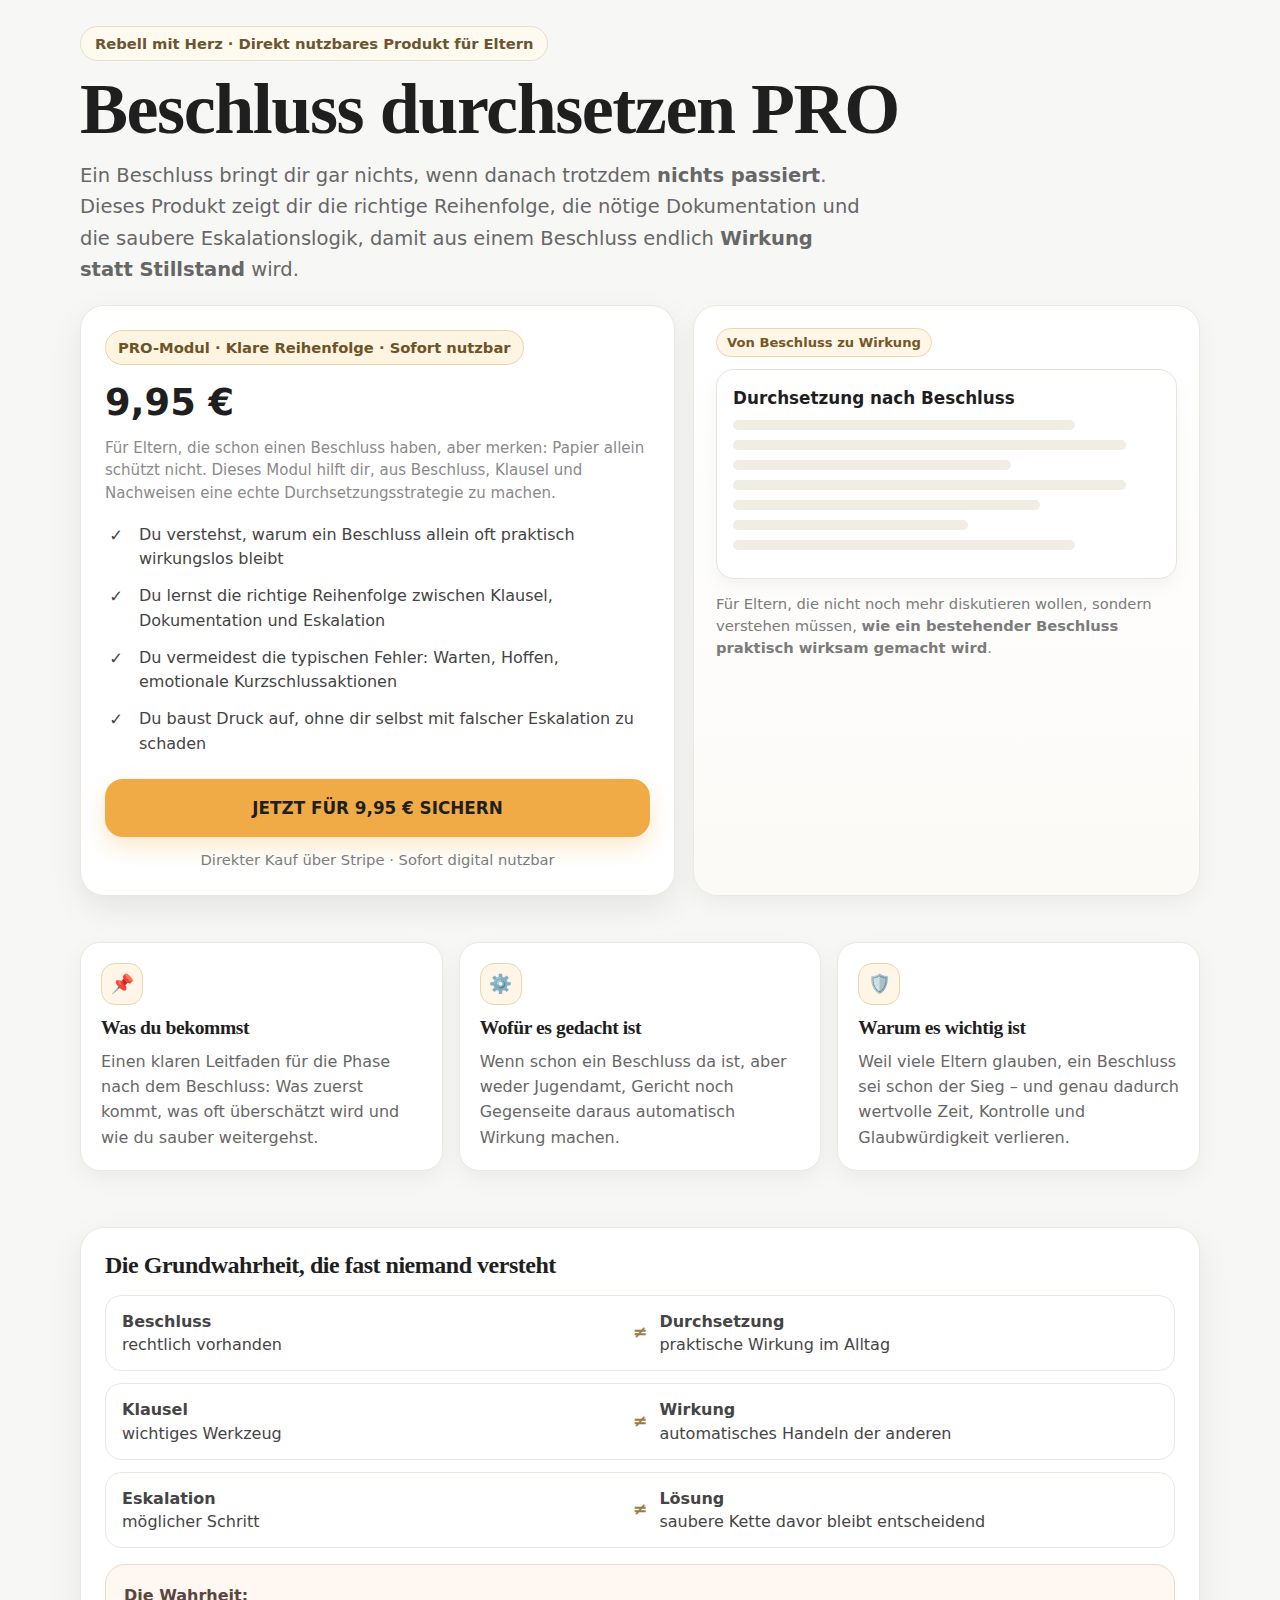
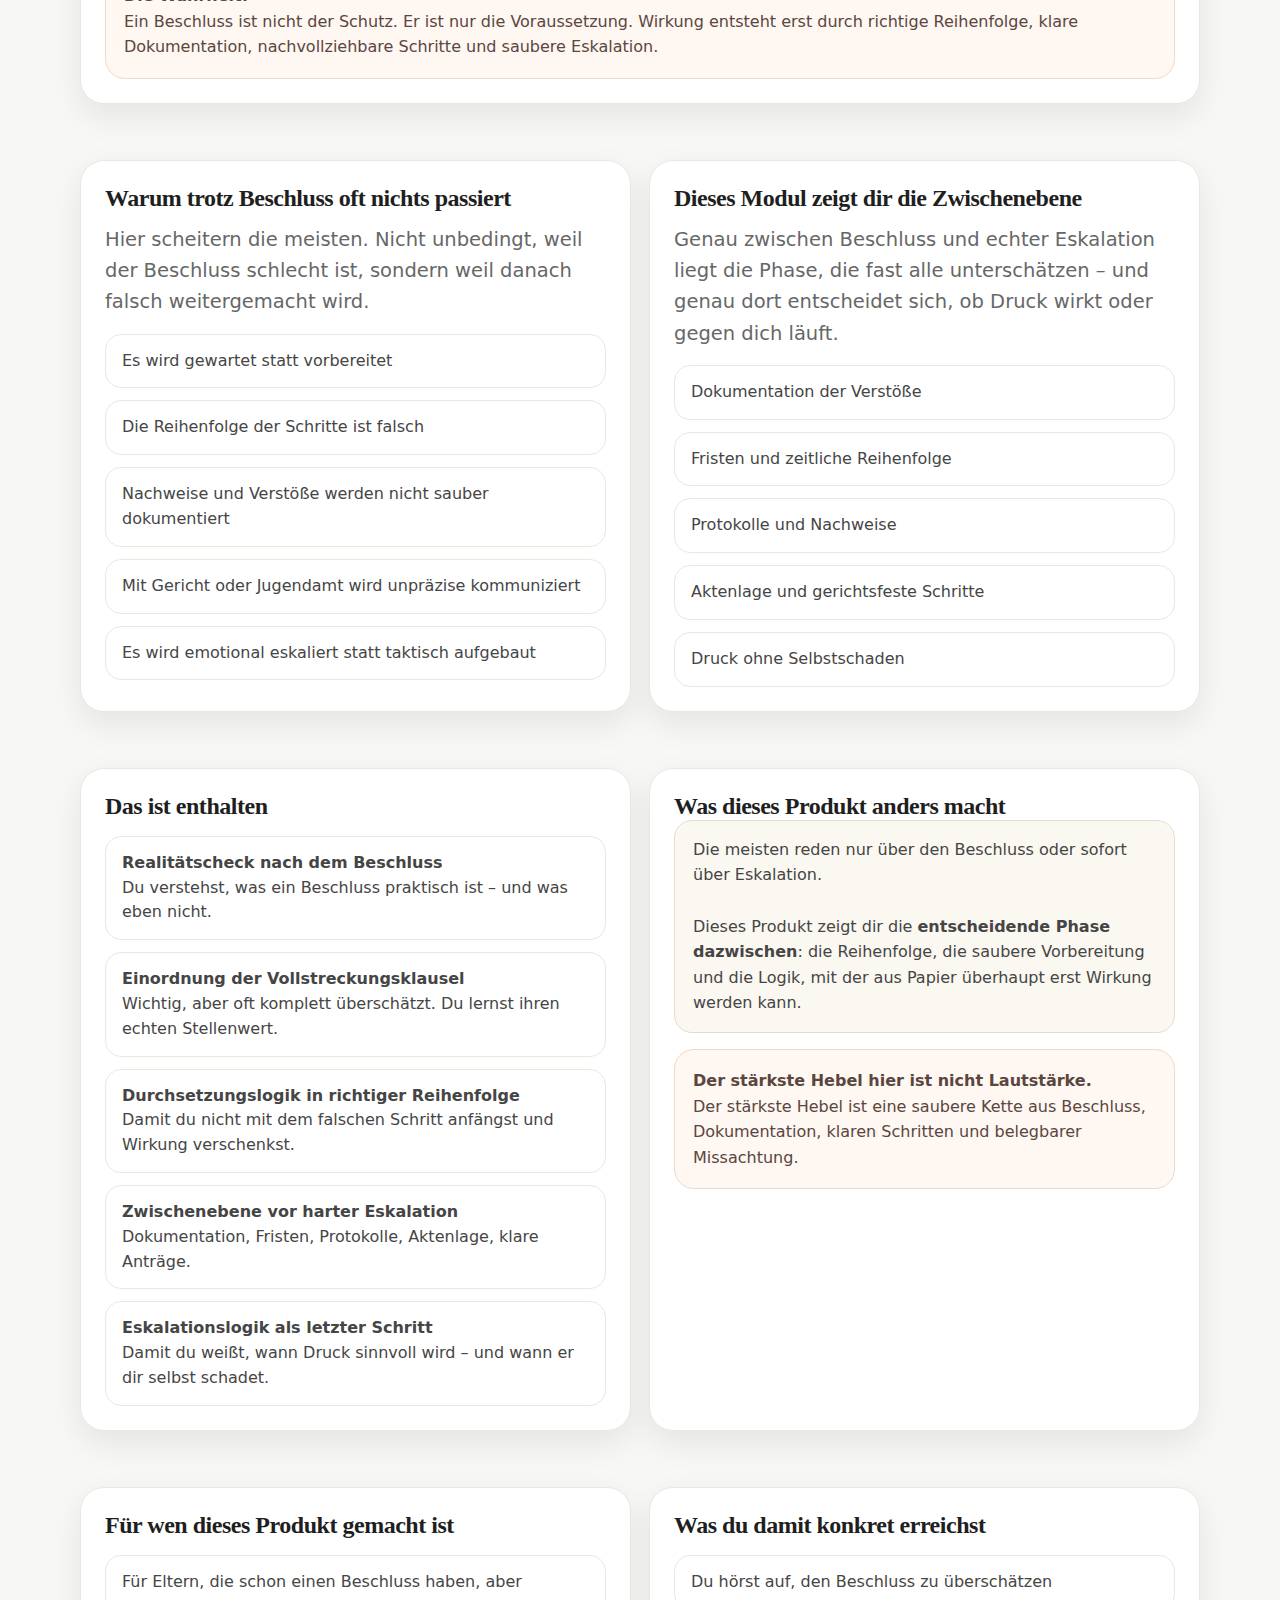
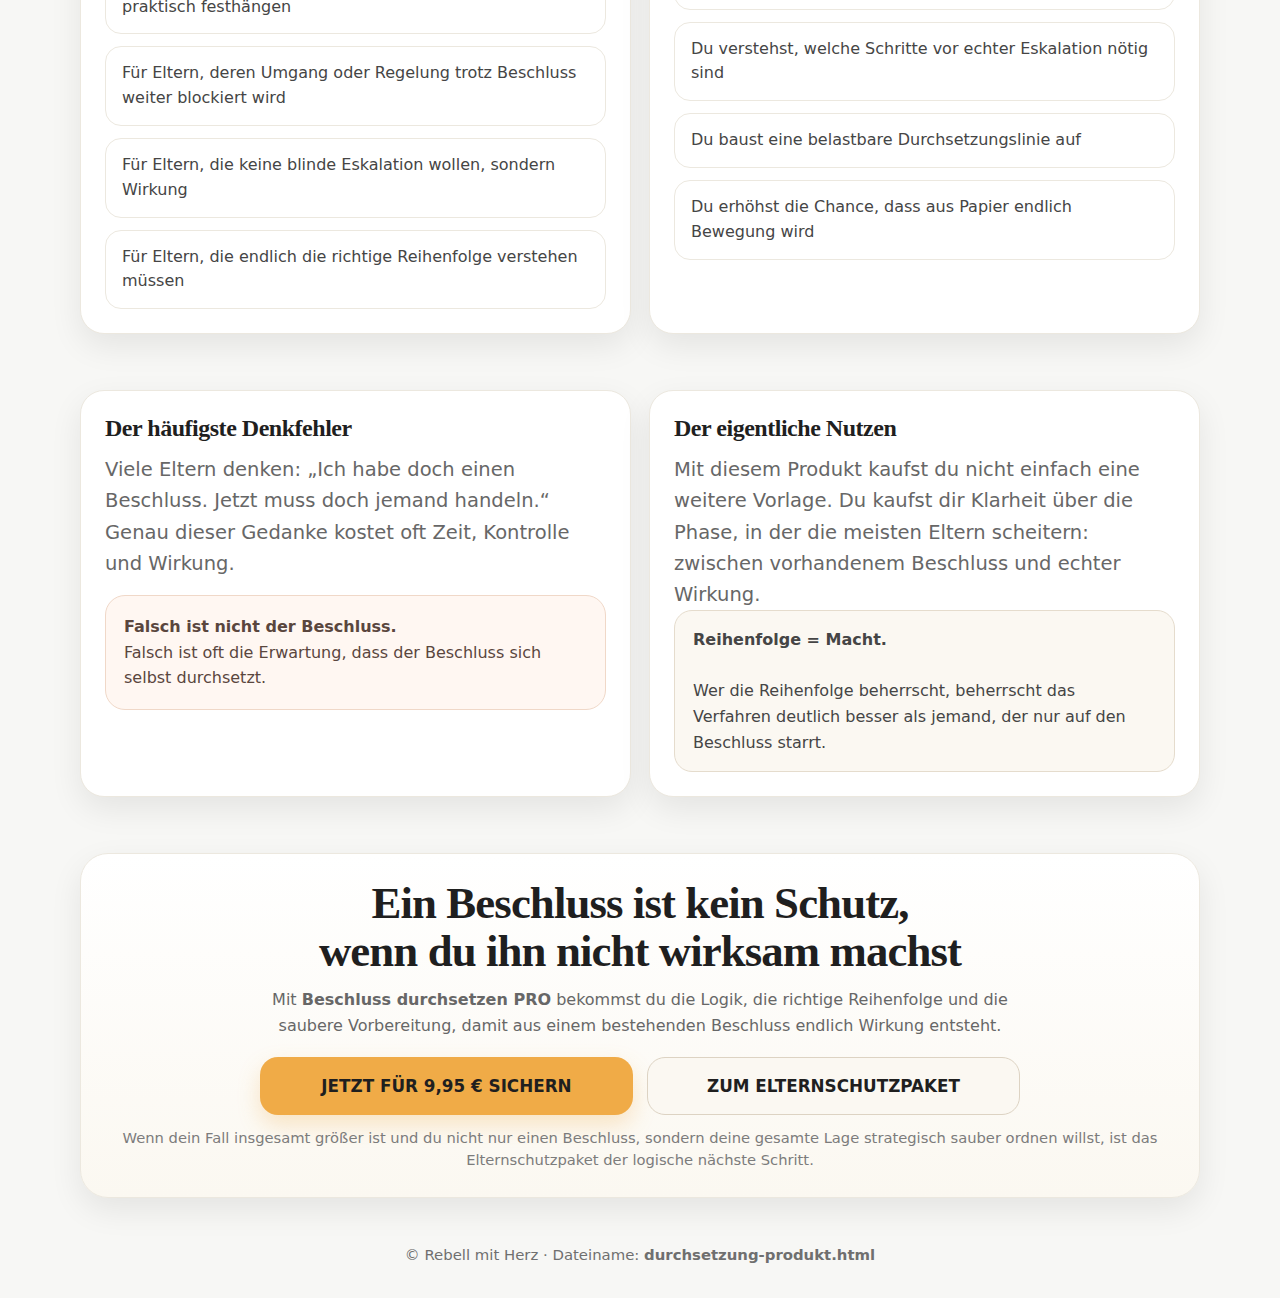
<file: durchsetzung-produkt.html>
<!DOCTYPE html>
<html lang="de">
<head>
  <meta charset="UTF-8" />
  <meta name="viewport" content="width=device-width, initial-scale=1.0, viewport-fit=cover" />
  <title>Beschluss durchsetzen PRO | Rebell mit Herz</title>
  <meta name="description" content="Wenn ein Beschluss da ist, aber nichts passiert: Beschluss durchsetzen PRO zeigt dir die richtige Reihenfolge, Dokumentation und Eskalationslogik, damit aus Papier endlich Wirkung wird." />
  <style>
    :root{
      --bg:#f7f7f5;
      --card:#ffffff;
      --text:#1f1f1f;
      --muted:#676767;
      --line:#ece8df;
      --accent:#f0ab47;
      --accent-hover:#e39b34;
      --soft:#fbf8f2;
      --soft-alert:#fff7f2;
      --line-alert:#f0d8c8;
      --shadow:0 12px 32px rgba(0,0,0,.08);
      --shadow-soft:0 8px 22px rgba(0,0,0,.05);
      --max:1120px;
    }

    *{box-sizing:border-box;-webkit-tap-highlight-color:transparent}
    html{-webkit-text-size-adjust:100%;scroll-behavior:smooth}
    body{
      margin:0;
      font-family:Inter,system-ui,-apple-system,BlinkMacSystemFont,"Segoe UI",Roboto,Arial,sans-serif;
      color:var(--text);
      background:var(--bg);
      -webkit-font-smoothing:antialiased;
      text-rendering:optimizeLegibility;
    }

    a{color:inherit}
    .wrap{width:min(var(--max),calc(100% - 32px));margin:0 auto}
    .section{padding:28px 0}
    .hero{padding:26px 0 18px}
    .eyebrow{
      display:inline-flex;align-items:center;gap:8px;
      padding:8px 14px;border-radius:999px;
      border:1px solid #e9ddc6;background:#fffaf0;
      color:#6b5632;font-weight:700;font-size:.92rem;
    }
    h1,h2,h3{font-family:Georgia,"Times New Roman",serif;letter-spacing:-.02em;margin:0}
    h1{font-size:clamp(2.2rem,8vw,4.5rem);line-height:.96;margin-top:14px}
    .sub{
      max-width:780px;margin:16px 0 0;color:var(--muted);
      font-size:clamp(1rem,4.3vw,1.22rem);line-height:1.6;
    }

    .hero-grid{
      display:grid;grid-template-columns:1.08fr .92fr;gap:18px;align-items:stretch;margin-top:20px;
    }

    .card{
      background:var(--card);border:1px solid var(--line);
      border-radius:24px;box-shadow:var(--shadow);padding:24px;
    }

    .price-badge{
      display:inline-flex;align-items:center;gap:8px;
      background:#fdf4e2;border:1px solid #edd4a5;
      color:#6d5427;padding:8px 12px;border-radius:999px;
      font-size:.92rem;font-weight:800;margin-bottom:12px;
    }

    .price{
      font-size:2.3rem;font-weight:900;line-height:1;margin:8px 0 6px;
    }

    .small-muted{color:#8a8a8a;font-size:.94rem;line-height:1.5}
    .checks{display:grid;gap:12px;margin:18px 0 22px}
    .check{display:flex;gap:12px;align-items:flex-start;color:#444;line-height:1.55}
    .check span:first-child{font-size:1.02rem;flex:0 0 22px;text-align:center}

    .btn{
      display:inline-flex;align-items:center;justify-content:center;
      width:100%;min-height:58px;padding:16px 18px;
      border-radius:18px;text-decoration:none;font-weight:900;font-size:1.05rem;
      border:none;cursor:pointer;transition:.2s ease;
    }
    .btn-primary{
      background:var(--accent);box-shadow:0 10px 22px rgba(240,171,71,.28);
    }
    .btn-primary:hover{background:var(--accent-hover);transform:translateY(-1px)}
    .btn-secondary{
      background:#fbf8f2;border:1px solid #ddd3c3;
    }
    .btn-secondary:hover{background:#f4eee3;transform:translateY(-1px)}

    .hero-note{
      margin-top:12px;color:#7c7c7c;font-size:.92rem;line-height:1.5;text-align:center;
    }

    .doc-preview{
      background:linear-gradient(180deg,#fff,#fbfaf7);
      border:1px solid var(--line);border-radius:24px;padding:22px;
      box-shadow:var(--shadow-soft);height:100%;
    }
    .doc-window{
      background:#fff;border:1px solid #e9e4da;border-radius:18px;padding:18px 16px;
      box-shadow:0 8px 16px rgba(0,0,0,.04);
    }
    .doc-line{height:10px;background:#f1ede4;border-radius:999px;margin:10px 0}
    .doc-line.w80{width:80%}.doc-line.w65{width:65%}.doc-line.w92{width:92%}.doc-line.w55{width:55%}.doc-line.w72{width:72%}
    .doc-title{font-weight:800;font-size:1.05rem;margin-bottom:12px}
    .doc-pill{
      display:inline-flex;padding:6px 10px;border-radius:999px;
      font-size:.82rem;font-weight:800;background:#fff6e8;border:1px solid #ecd6ab;color:#755826;
      margin-bottom:12px;
    }

    .grid-3{display:grid;grid-template-columns:repeat(3,1fr);gap:16px}
    .info-card{
      background:#fff;border:1px solid var(--line);border-radius:20px;padding:20px;box-shadow:var(--shadow-soft)
    }
    .info-card h3{font-size:1.22rem;margin-bottom:10px}
    .info-card p{margin:0;color:var(--muted);line-height:1.58}
    .icon-box{
      width:42px;height:42px;border-radius:14px;display:grid;place-items:center;
      background:#fff6e8;border:1px solid #ecd6ab;font-size:1.15rem;margin-bottom:12px;
    }

    .split{display:grid;grid-template-columns:1fr 1fr;gap:18px}
    .list{
      display:grid;gap:12px;margin-top:16px;
    }
    .list-item{
      background:#fff;border:1px solid var(--line);border-radius:16px;padding:14px 16px;
      line-height:1.55;color:#454545;
    }

    .quote{
      background:var(--soft);border:1px solid #e5dccd;border-radius:18px;padding:16px 18px;
      color:#454545;line-height:1.6
    }

    .alert-box{
      background:var(--soft-alert);border:1px solid var(--line-alert);border-radius:20px;
      padding:18px;margin-top:16px;color:#5a463e;line-height:1.6;
    }

    .compare{
      display:grid;gap:12px;margin-top:16px;
    }
    .compare-item{
      display:grid;grid-template-columns:1fr auto 1fr;
      gap:12px;align-items:center;
      background:#fff;border:1px solid var(--line);border-radius:16px;padding:14px 16px;
      color:#454545;line-height:1.45;
    }
    .compare-item strong{display:block}
    .compare-arrow{
      font-weight:900;color:#9b7d45;font-size:1.1rem;
    }

    .cta-box{
      background:linear-gradient(180deg,#fff,#fbf8f1);
      border:1px solid var(--line);border-radius:28px;
      padding:26px;box-shadow:var(--shadow);text-align:center;
    }
    .cta-box h2{font-size:clamp(1.8rem,6vw,2.8rem);line-height:1.06}
    .cta-box p{max-width:760px;margin:12px auto 18px;color:var(--muted);line-height:1.62}
    .cta-actions{display:grid;grid-template-columns:1fr 1fr;gap:14px;max-width:760px;margin:0 auto}

    footer{
      padding:20px 0 34px;color:#6f6f6f;font-size:.93rem;text-align:center
    }

    @media (max-width:900px){
      .hero-grid,.grid-3,.split,.cta-actions,.compare-item{grid-template-columns:1fr}
      .compare-item{gap:6px}
      .compare-arrow{text-align:left}
      .card,.doc-preview,.cta-box,.info-card{padding:20px}
      .wrap{width:min(var(--max),calc(100% - 22px))}
    }
  </style>
</head>
<body>
  <main>
    <section class="hero">
      <div class="wrap">
        <div class="eyebrow">Rebell mit Herz · Direkt nutzbares Produkt für Eltern</div>
        <h1>Beschluss durchsetzen PRO</h1>
        <p class="sub">
          Ein Beschluss bringt dir gar nichts, wenn danach trotzdem <strong>nichts passiert</strong>.
          Dieses Produkt zeigt dir die richtige Reihenfolge, die nötige Dokumentation
          und die saubere Eskalationslogik, damit aus einem Beschluss endlich
          <strong>Wirkung statt Stillstand</strong> wird.
        </p>

        <div class="hero-grid">
          <div class="card">
            <div class="price-badge">PRO-Modul · Klare Reihenfolge · Sofort nutzbar</div>
            <div class="price">9,95 €</div>
            <p class="small-muted">
              Für Eltern, die schon einen Beschluss haben, aber merken:
              Papier allein schützt nicht. Dieses Modul hilft dir, aus Beschluss,
              Klausel und Nachweisen eine echte Durchsetzungsstrategie zu machen.
            </p>

            <div class="checks">
              <div class="check"><span>✓</span><span>Du verstehst, warum ein Beschluss allein oft praktisch wirkungslos bleibt</span></div>
              <div class="check"><span>✓</span><span>Du lernst die richtige Reihenfolge zwischen Klausel, Dokumentation und Eskalation</span></div>
              <div class="check"><span>✓</span><span>Du vermeidest die typischen Fehler: Warten, Hoffen, emotionale Kurzschlussaktionen</span></div>
              <div class="check"><span>✓</span><span>Du baust Druck auf, ohne dir selbst mit falscher Eskalation zu schaden</span></div>
            </div>

            <a class="btn btn-primary" href="https://buy.stripe.com/fZu4gBboE5rz5vmgPv8og0h" target="_blank" rel="noopener">
              JETZT FÜR 9,95 € SICHERN
            </a>
            <div class="hero-note">Direkter Kauf über Stripe · Sofort digital nutzbar</div>
          </div>

          <div class="doc-preview">
            <div class="doc-pill">Von Beschluss zu Wirkung</div>
            <div class="doc-window">
              <div class="doc-title">Durchsetzung nach Beschluss</div>
              <div class="doc-line w80"></div>
              <div class="doc-line w92"></div>
              <div class="doc-line w65"></div>
              <div class="doc-line w92"></div>
              <div class="doc-line w72"></div>
              <div class="doc-line w55"></div>
              <div class="doc-line w80"></div>
            </div>
            <div class="hero-note" style="text-align:left;margin-top:14px;">
              Für Eltern, die nicht noch mehr diskutieren wollen, sondern verstehen müssen,
              <strong>wie ein bestehender Beschluss praktisch wirksam gemacht wird</strong>.
            </div>
          </div>
        </div>
      </div>
    </section>

    <section class="section">
      <div class="wrap grid-3">
        <div class="info-card">
          <div class="icon-box">📌</div>
          <h3>Was du bekommst</h3>
          <p>
            Einen klaren Leitfaden für die Phase nach dem Beschluss:
            Was zuerst kommt, was oft überschätzt wird und wie du sauber weitergehst.
          </p>
        </div>
        <div class="info-card">
          <div class="icon-box">⚙️</div>
          <h3>Wofür es gedacht ist</h3>
          <p>
            Wenn schon ein Beschluss da ist, aber weder Jugendamt, Gericht noch Gegenseite
            daraus automatisch Wirkung machen.
          </p>
        </div>
        <div class="info-card">
          <div class="icon-box">🛡️</div>
          <h3>Warum es wichtig ist</h3>
          <p>
            Weil viele Eltern glauben, ein Beschluss sei schon der Sieg –
            und genau dadurch wertvolle Zeit, Kontrolle und Glaubwürdigkeit verlieren.
          </p>
        </div>
      </div>
    </section>

    <section class="section">
      <div class="wrap card">
        <h2>Die Grundwahrheit, die fast niemand versteht</h2>
        <div class="compare">
          <div class="compare-item">
            <div><strong>Beschluss</strong>rechtlich vorhanden</div>
            <div class="compare-arrow">≠</div>
            <div><strong>Durchsetzung</strong>praktische Wirkung im Alltag</div>
          </div>
          <div class="compare-item">
            <div><strong>Klausel</strong>wichtiges Werkzeug</div>
            <div class="compare-arrow">≠</div>
            <div><strong>Wirkung</strong>automatisches Handeln der anderen</div>
          </div>
          <div class="compare-item">
            <div><strong>Eskalation</strong>möglicher Schritt</div>
            <div class="compare-arrow">≠</div>
            <div><strong>Lösung</strong>saubere Kette davor bleibt entscheidend</div>
          </div>
        </div>

        <div class="alert-box">
          <strong>Die Wahrheit:</strong><br>
          Ein Beschluss ist nicht der Schutz. Er ist nur die Voraussetzung.
          Wirkung entsteht erst durch richtige Reihenfolge, klare Dokumentation,
          nachvollziehbare Schritte und saubere Eskalation.
        </div>
      </div>
    </section>

    <section class="section">
      <div class="wrap split">
        <div class="card">
          <h2>Warum trotz Beschluss oft nichts passiert</h2>
          <p class="sub" style="margin:12px 0 0;max-width:none;">
            Hier scheitern die meisten. Nicht unbedingt, weil der Beschluss schlecht ist,
            sondern weil danach falsch weitergemacht wird.
          </p>

          <div class="list">
            <div class="list-item">Es wird gewartet statt vorbereitet</div>
            <div class="list-item">Die Reihenfolge der Schritte ist falsch</div>
            <div class="list-item">Nachweise und Verstöße werden nicht sauber dokumentiert</div>
            <div class="list-item">Mit Gericht oder Jugendamt wird unpräzise kommuniziert</div>
            <div class="list-item">Es wird emotional eskaliert statt taktisch aufgebaut</div>
          </div>
        </div>

        <div class="card">
          <h2>Dieses Modul zeigt dir die Zwischenebene</h2>
          <p class="sub" style="margin:12px 0 0;max-width:none;">
            Genau zwischen Beschluss und echter Eskalation liegt die Phase,
            die fast alle unterschätzen – und genau dort entscheidet sich,
            ob Druck wirkt oder gegen dich läuft.
          </p>

          <div class="list">
            <div class="list-item">Dokumentation der Verstöße</div>
            <div class="list-item">Fristen und zeitliche Reihenfolge</div>
            <div class="list-item">Protokolle und Nachweise</div>
            <div class="list-item">Aktenlage und gerichtsfeste Schritte</div>
            <div class="list-item">Druck ohne Selbstschaden</div>
          </div>
        </div>
      </div>
    </section>

    <section class="section">
      <div class="wrap split">
        <div class="card">
          <h2>Das ist enthalten</h2>
          <div class="list">
            <div class="list-item"><strong>Realitätscheck nach dem Beschluss</strong><br>Du verstehst, was ein Beschluss praktisch ist – und was eben nicht.</div>
            <div class="list-item"><strong>Einordnung der Vollstreckungsklausel</strong><br>Wichtig, aber oft komplett überschätzt. Du lernst ihren echten Stellenwert.</div>
            <div class="list-item"><strong>Durchsetzungslogik in richtiger Reihenfolge</strong><br>Damit du nicht mit dem falschen Schritt anfängst und Wirkung verschenkst.</div>
            <div class="list-item"><strong>Zwischenebene vor harter Eskalation</strong><br>Dokumentation, Fristen, Protokolle, Aktenlage, klare Anträge.</div>
            <div class="list-item"><strong>Eskalationslogik als letzter Schritt</strong><br>Damit du weißt, wann Druck sinnvoll wird – und wann er dir selbst schadet.</div>
          </div>
        </div>

        <div class="card">
          <h2>Was dieses Produkt anders macht</h2>
          <div class="quote">
            Die meisten reden nur über den Beschluss oder sofort über Eskalation.<br><br>
            Dieses Produkt zeigt dir die <strong>entscheidende Phase dazwischen</strong>:
            die Reihenfolge, die saubere Vorbereitung und die Logik,
            mit der aus Papier überhaupt erst Wirkung werden kann.
          </div>

          <div class="alert-box">
            <strong>Der stärkste Hebel hier ist nicht Lautstärke.</strong><br>
            Der stärkste Hebel ist eine saubere Kette aus Beschluss,
            Dokumentation, klaren Schritten und belegbarer Missachtung.
          </div>
        </div>
      </div>
    </section>

    <section class="section">
      <div class="wrap split">
        <div class="card">
          <h2>Für wen dieses Produkt gemacht ist</h2>
          <div class="list">
            <div class="list-item">Für Eltern, die schon einen Beschluss haben, aber praktisch festhängen</div>
            <div class="list-item">Für Eltern, deren Umgang oder Regelung trotz Beschluss weiter blockiert wird</div>
            <div class="list-item">Für Eltern, die keine blinde Eskalation wollen, sondern Wirkung</div>
            <div class="list-item">Für Eltern, die endlich die richtige Reihenfolge verstehen müssen</div>
          </div>
        </div>

        <div class="card">
          <h2>Was du damit konkret erreichst</h2>
          <div class="list">
            <div class="list-item">Du hörst auf, den Beschluss zu überschätzen</div>
            <div class="list-item">Du verstehst, welche Schritte vor echter Eskalation nötig sind</div>
            <div class="list-item">Du baust eine belastbare Durchsetzungslinie auf</div>
            <div class="list-item">Du erhöhst die Chance, dass aus Papier endlich Bewegung wird</div>
          </div>
        </div>
      </div>
    </section>

    <section class="section">
      <div class="wrap split">
        <div class="card">
          <h2>Der häufigste Denkfehler</h2>
          <p class="sub" style="margin:12px 0 0;max-width:none;">
            Viele Eltern denken:
            „Ich habe doch einen Beschluss. Jetzt muss doch jemand handeln.“
            Genau dieser Gedanke kostet oft Zeit, Kontrolle und Wirkung.
          </p>

          <div class="alert-box">
            <strong>Falsch ist nicht der Beschluss.</strong><br>
            Falsch ist oft die Erwartung, dass der Beschluss sich selbst durchsetzt.
          </div>
        </div>

        <div class="card">
          <h2>Der eigentliche Nutzen</h2>
          <p class="sub" style="margin:12px 0 0;max-width:none;">
            Mit diesem Produkt kaufst du nicht einfach eine weitere Vorlage.
            Du kaufst dir Klarheit über die Phase, in der die meisten Eltern scheitern:
            zwischen vorhandenem Beschluss und echter Wirkung.
          </p>

          <div class="quote">
            <strong>Reihenfolge = Macht.</strong><br><br>
            Wer die Reihenfolge beherrscht, beherrscht das Verfahren deutlich besser
            als jemand, der nur auf den Beschluss starrt.
          </div>
        </div>
      </div>
    </section>

    <section class="section">
      <div class="wrap cta-box">
        <h2>Ein Beschluss ist kein Schutz,<br>wenn du ihn nicht wirksam machst</h2>
        <p>
          Mit <strong>Beschluss durchsetzen PRO</strong> bekommst du die Logik,
          die richtige Reihenfolge und die saubere Vorbereitung,
          damit aus einem bestehenden Beschluss endlich Wirkung entsteht.
        </p>

        <div class="cta-actions">
          <a class="btn btn-primary" href="https://buy.stripe.com/fZu4gBboE5rz5vmgPv8og0h" target="_blank" rel="noopener">
            JETZT FÜR 9,95 € SICHERN
          </a>
          <a class="btn btn-secondary" href="elternschutzpaket.html">
            ZUM ELTERNSCHUTZPAKET
          </a>
        </div>

        <div class="hero-note">
          Wenn dein Fall insgesamt größer ist und du nicht nur einen Beschluss,
          sondern deine gesamte Lage strategisch sauber ordnen willst,
          ist das Elternschutzpaket der logische nächste Schritt.
        </div>
      </div>
    </section>

    <footer>
      <div class="wrap">
        © Rebell mit Herz · Dateiname:
        <strong>durchsetzung-produkt.html</strong>
      </div>
    </footer>
  </main>
</body>
</html>
</file>
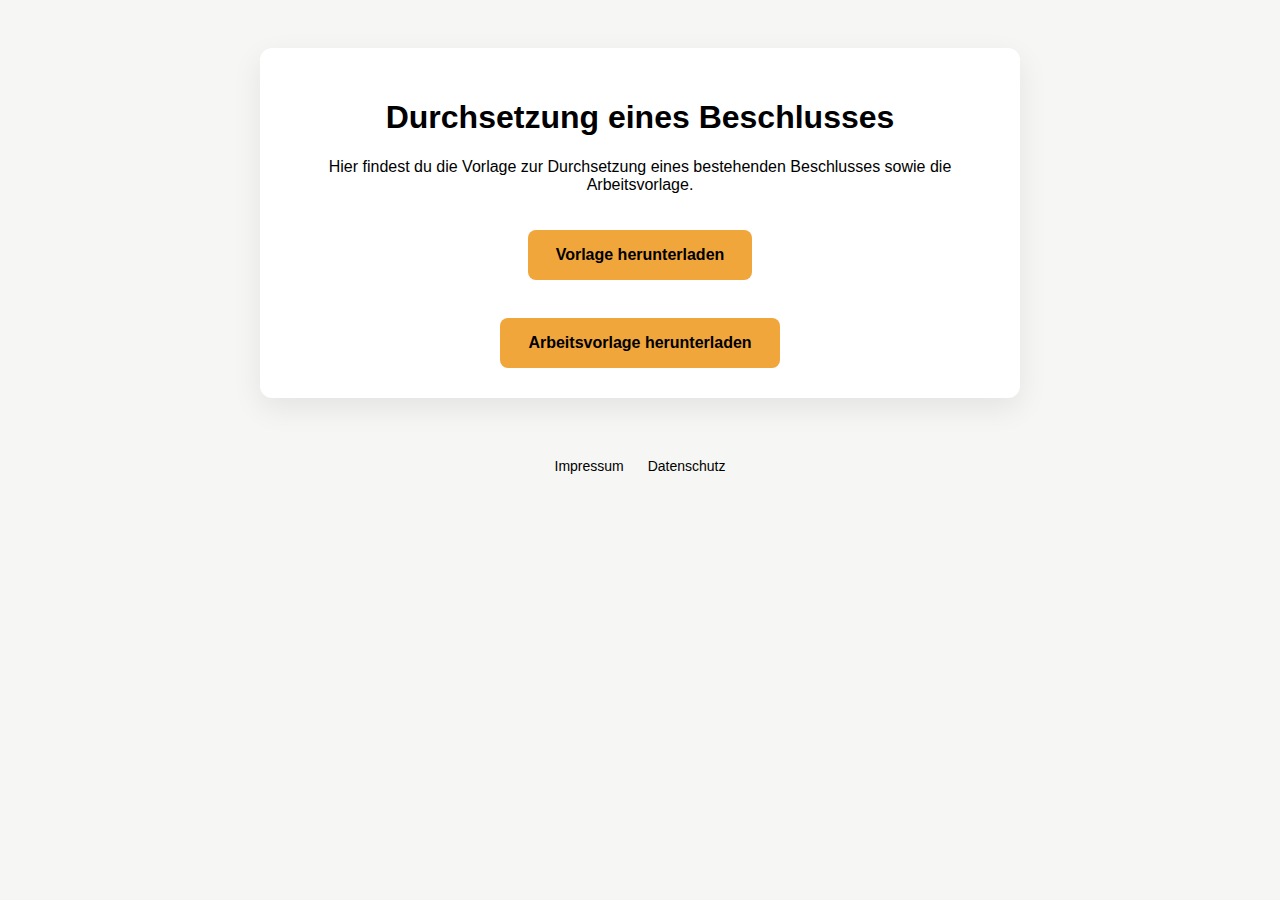
<file: durchsetzung.html>
<!DOCTYPE html>
<html lang="de">
<head>
<meta charset="UTF-8">
<meta name="viewport" content="width=device-width, initial-scale=1.0">
<title>Durchsetzung Beschluss</title>

<style>
body{font-family:Arial;background:#f6f6f4;text-align:center;padding:40px;}
.card{background:white;padding:30px;border-radius:12px;max-width:700px;margin:auto;box-shadow:0 10px 30px rgba(0,0,0,0.08);}
.button{background:#f0a63b;padding:16px 28px;border-radius:8px;display:inline-block;text-decoration:none;font-weight:bold;color:black;margin-top:20px;}
footer{margin-top:60px;font-size:14px;}
footer a{margin:0 10px;color:black;text-decoration:none;}
</style>

</head>

<body>

<div class="card">

<h1>Durchsetzung eines Beschlusses</h1>

<p>Hier findest du die Vorlage zur Durchsetzung eines bestehenden Beschlusses sowie die Arbeitsvorlage.</p>

<a class="button" href="pdf/durchsetzung.pdf" download>
Vorlage herunterladen
</a>

<br><br>

<a class="button" href="pdf/arbeitsvorlage-durchsetzung.pdf" download>
Arbeitsvorlage herunterladen
</a>

</div>

<footer>
<a href="impressum.html">Impressum</a>
<a href="datenschutz.html">Datenschutz</a>
</footer>

</body>
</html>
</file>
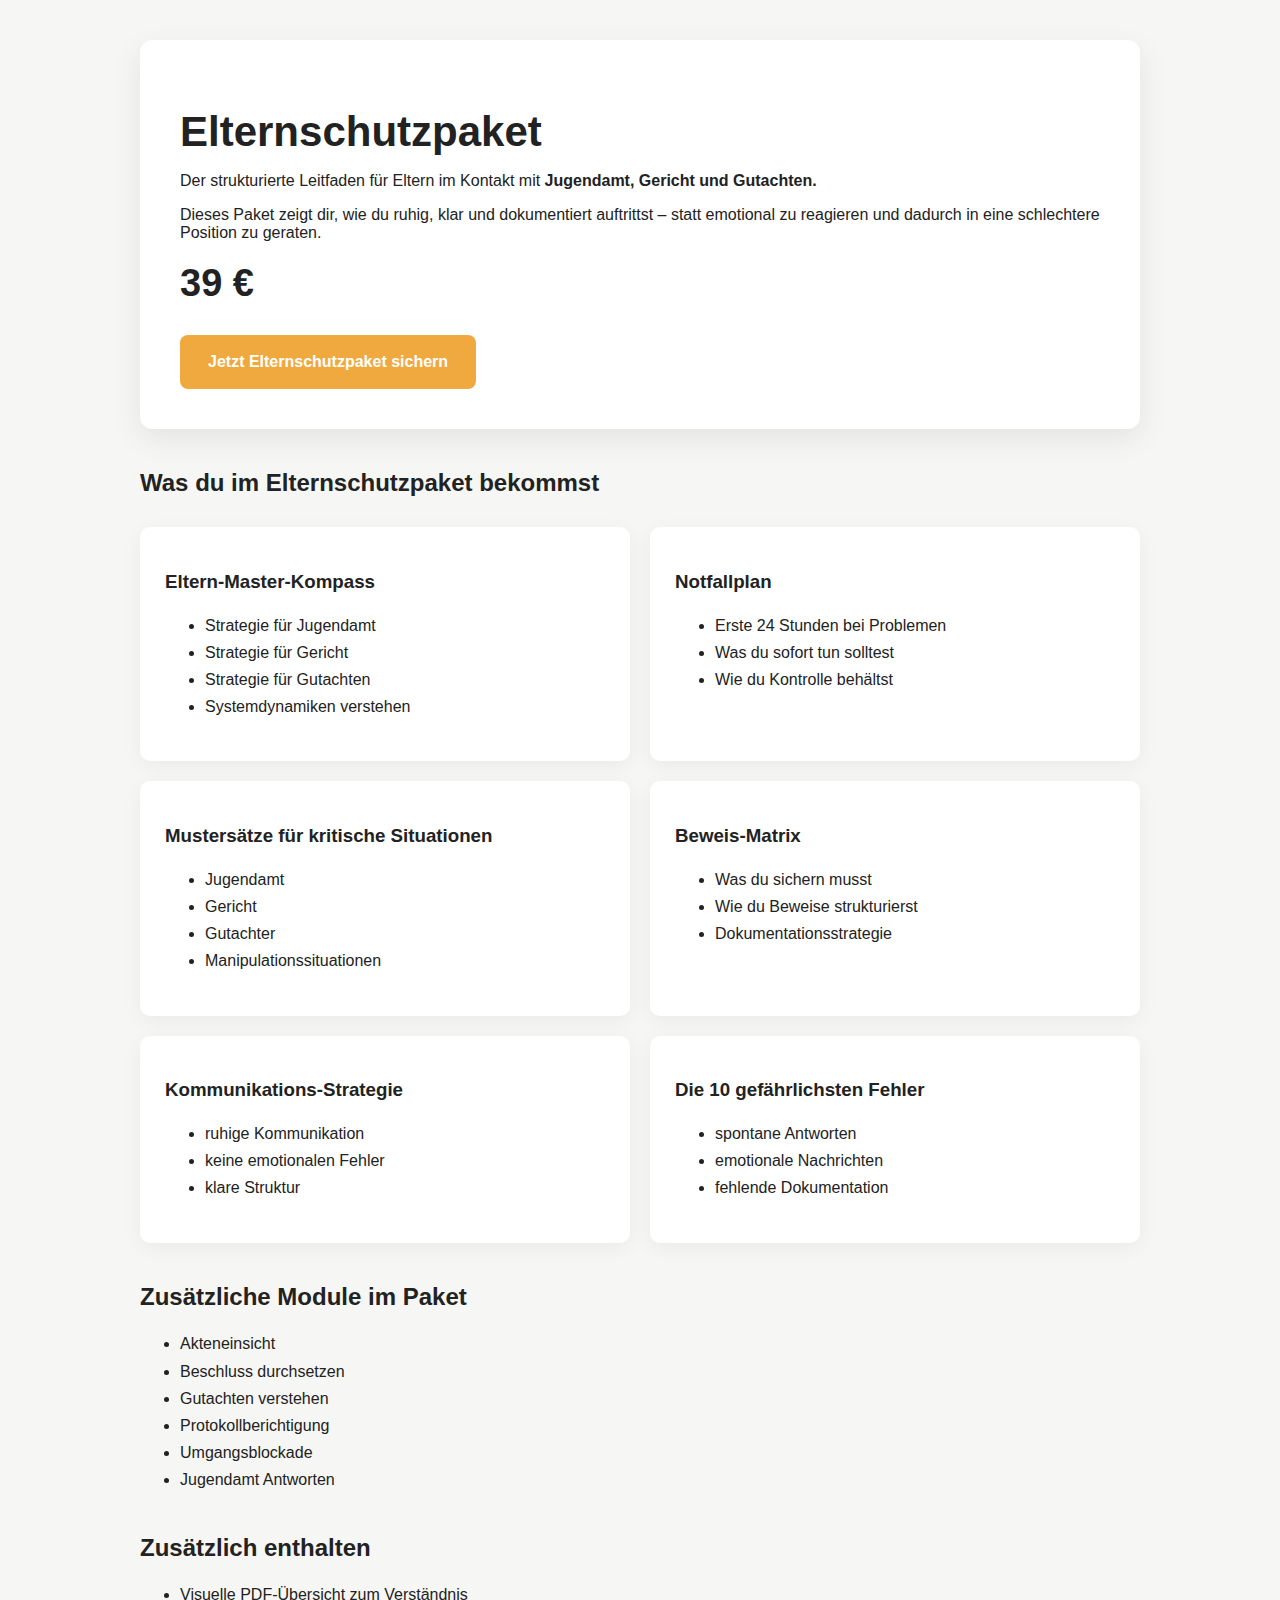
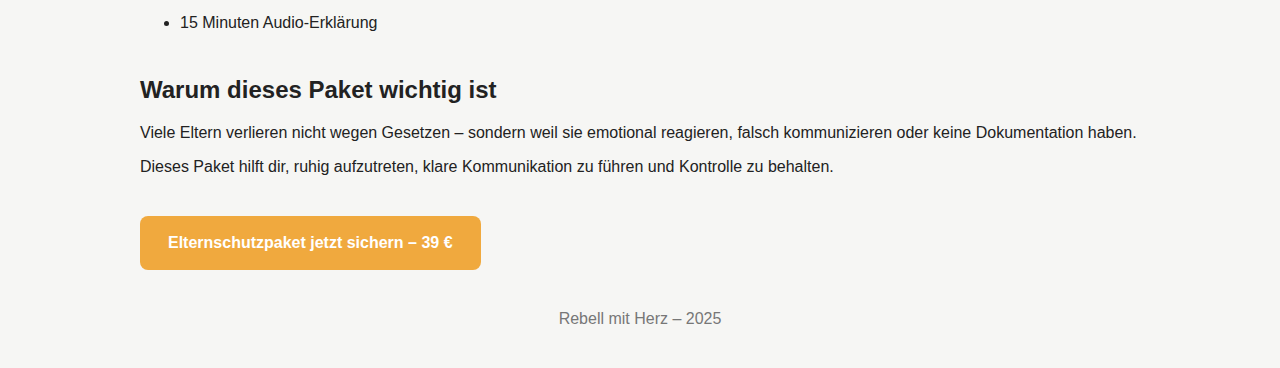
<file: elternschutzpaket-produkt.html>
<!DOCTYPE html>
<html lang="de">
<head>
<meta charset="UTF-8">
<meta name="viewport" content="width=device-width, initial-scale=1.0">
<title>Elternschutzpaket – Kontrolle bei Jugendamt & Gericht</title>

<style>

body{
font-family: Arial, sans-serif;
margin:0;
background:#f6f6f4;
color:#222;
}

.container{
max-width:1000px;
margin:auto;
padding:40px 20px;
}

h1{
font-size:42px;
margin-bottom:10px;
}

h2{
margin-top:40px;
}

.hero{
background:white;
padding:40px;
border-radius:12px;
box-shadow:0 10px 30px rgba(0,0,0,0.08);
}

.price{
font-size:38px;
font-weight:bold;
margin:20px 0;
}

.button{
display:inline-block;
padding:18px 28px;
background:#f0a93e;
color:white;
font-weight:bold;
text-decoration:none;
border-radius:8px;
margin-top:10px;
}

.button:hover{
background:#d99733;
}

.grid{
display:grid;
grid-template-columns:1fr 1fr;
gap:20px;
margin-top:30px;
}

.box{
background:white;
padding:25px;
border-radius:10px;
box-shadow:0 5px 20px rgba(0,0,0,0.05);
}

ul{
line-height:1.7;
}

.footer{
text-align:center;
margin-top:40px;
color:#777;
}

@media(max-width:700px){

.grid{
grid-template-columns:1fr;
}

h1{
font-size:32px;
}

}

</style>
</head>

<body>

<div class="container">

<div class="hero">

<h1>Elternschutzpaket</h1>

<p>
Der strukturierte Leitfaden für Eltern im Kontakt mit
<strong>Jugendamt, Gericht und Gutachten.</strong>
</p>

<p>
Dieses Paket zeigt dir, wie du ruhig, klar und dokumentiert auftrittst –
statt emotional zu reagieren und dadurch in eine schlechtere Position zu geraten.
</p>

<div class="price">39 €</div>

<a class="button" href="https://buy.stripe.com/6oUfZj9gwcU1f5W6aR8og0d">
Jetzt Elternschutzpaket sichern
</a>

</div>

<h2>Was du im Elternschutzpaket bekommst</h2>

<div class="grid">

<div class="box">
<h3>Eltern-Master-Kompass</h3>
<ul>
<li>Strategie für Jugendamt</li>
<li>Strategie für Gericht</li>
<li>Strategie für Gutachten</li>
<li>Systemdynamiken verstehen</li>
</ul>
</div>

<div class="box">
<h3>Notfallplan</h3>
<ul>
<li>Erste 24 Stunden bei Problemen</li>
<li>Was du sofort tun solltest</li>
<li>Wie du Kontrolle behältst</li>
</ul>
</div>

<div class="box">
<h3>Mustersätze für kritische Situationen</h3>
<ul>
<li>Jugendamt</li>
<li>Gericht</li>
<li>Gutachter</li>
<li>Manipulationssituationen</li>
</ul>
</div>

<div class="box">
<h3>Beweis-Matrix</h3>
<ul>
<li>Was du sichern musst</li>
<li>Wie du Beweise strukturierst</li>
<li>Dokumentationsstrategie</li>
</ul>
</div>

<div class="box">
<h3>Kommunikations-Strategie</h3>
<ul>
<li>ruhige Kommunikation</li>
<li>keine emotionalen Fehler</li>
<li>klare Struktur</li>
</ul>
</div>

<div class="box">
<h3>Die 10 gefährlichsten Fehler</h3>
<ul>
<li>spontane Antworten</li>
<li>emotionale Nachrichten</li>
<li>fehlende Dokumentation</li>
</ul>
</div>

</div>

<h2>Zusätzliche Module im Paket</h2>

<ul>

<li>Akteneinsicht</li>
<li>Beschluss durchsetzen</li>
<li>Gutachten verstehen</li>
<li>Protokollberichtigung</li>
<li>Umgangsblockade</li>
<li>Jugendamt Antworten</li>

</ul>

<h2>Zusätzlich enthalten</h2>

<ul>
<li>Visuelle PDF-Übersicht zum Verständnis</li>
<li>15 Minuten Audio-Erklärung</li>
</ul>

<h2>Warum dieses Paket wichtig ist</h2>

<p>
Viele Eltern verlieren nicht wegen Gesetzen –
sondern weil sie emotional reagieren,
falsch kommunizieren oder keine Dokumentation haben.
</p>

<p>
Dieses Paket hilft dir, ruhig aufzutreten,
klare Kommunikation zu führen
und Kontrolle zu behalten.
</p>

<div style="margin-top:30px">

<a class="button" href="https://buy.stripe.com/6oUfZj9gwcU1f5W6aR8og0d">
Elternschutzpaket jetzt sichern – 39 €
</a>

</div>

<div class="footer">

Rebell mit Herz – 2025

</div>

</div>

</body>
</html>
</file>
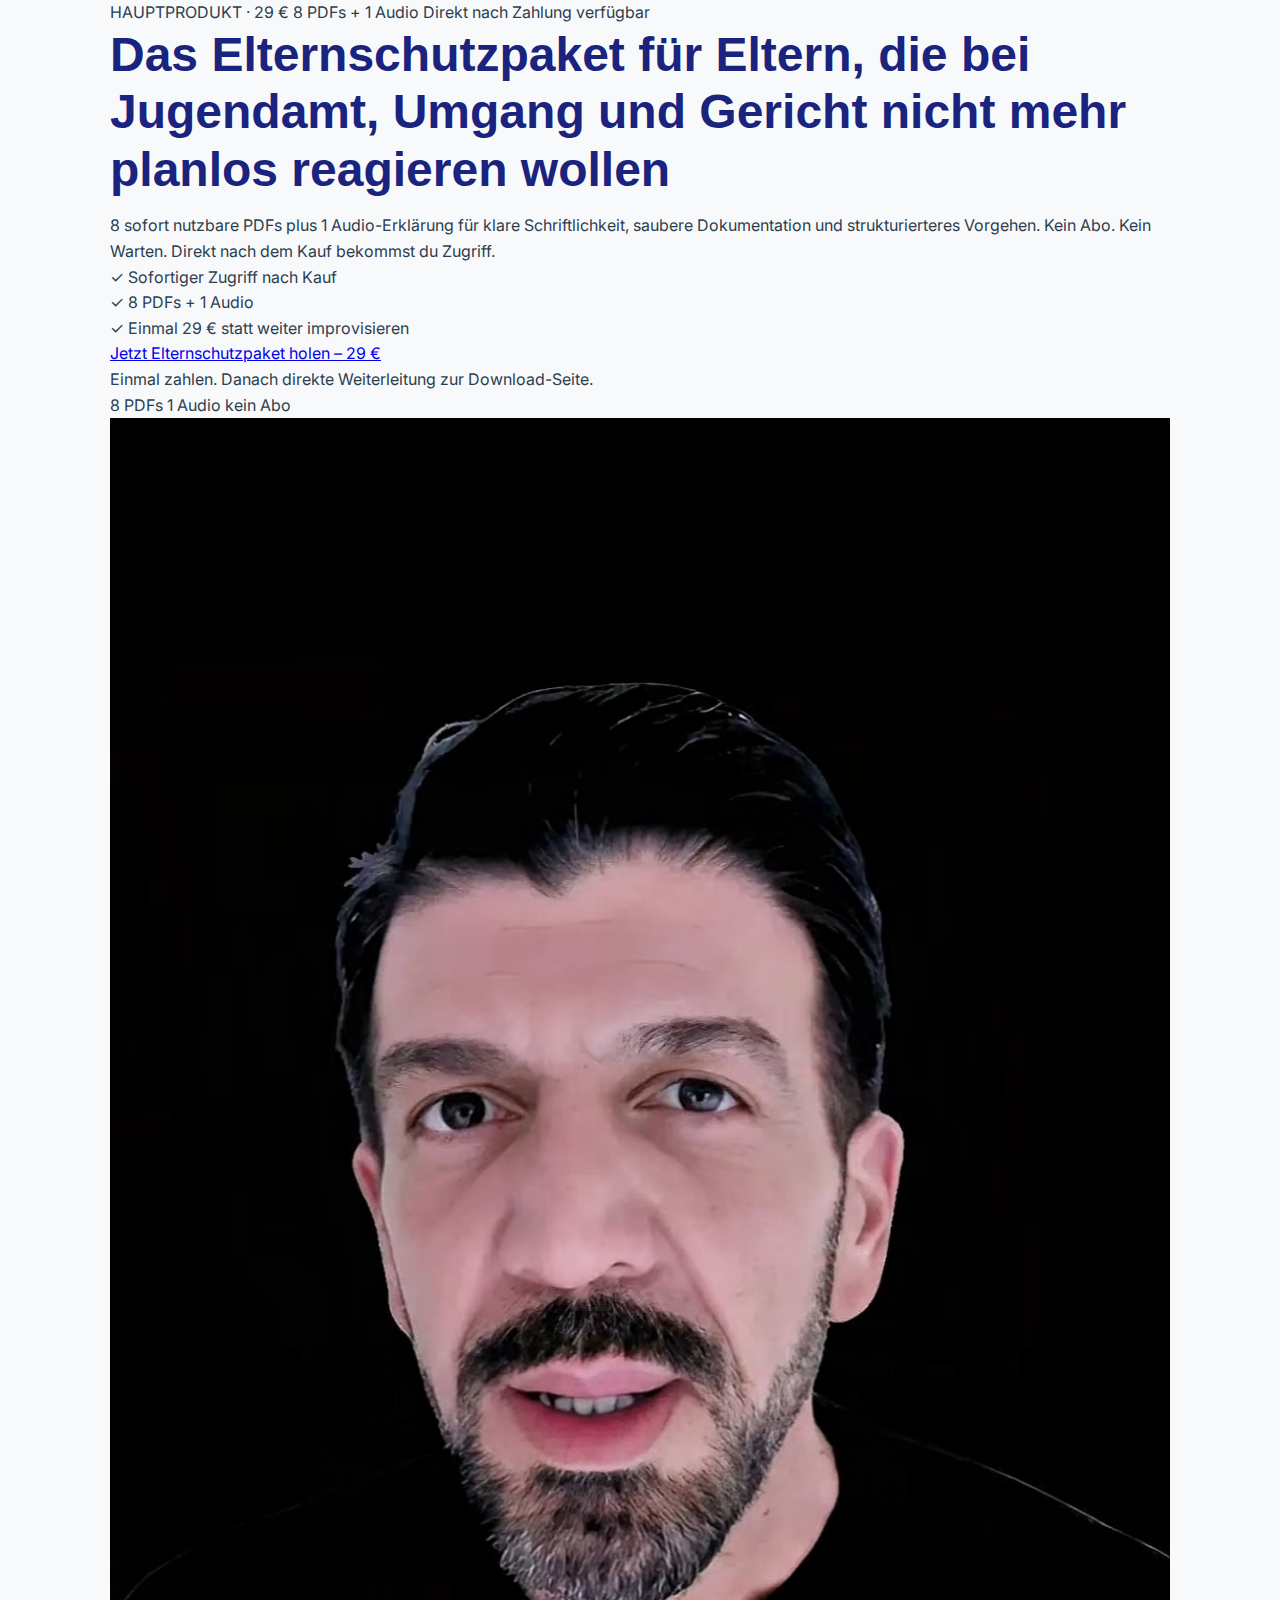
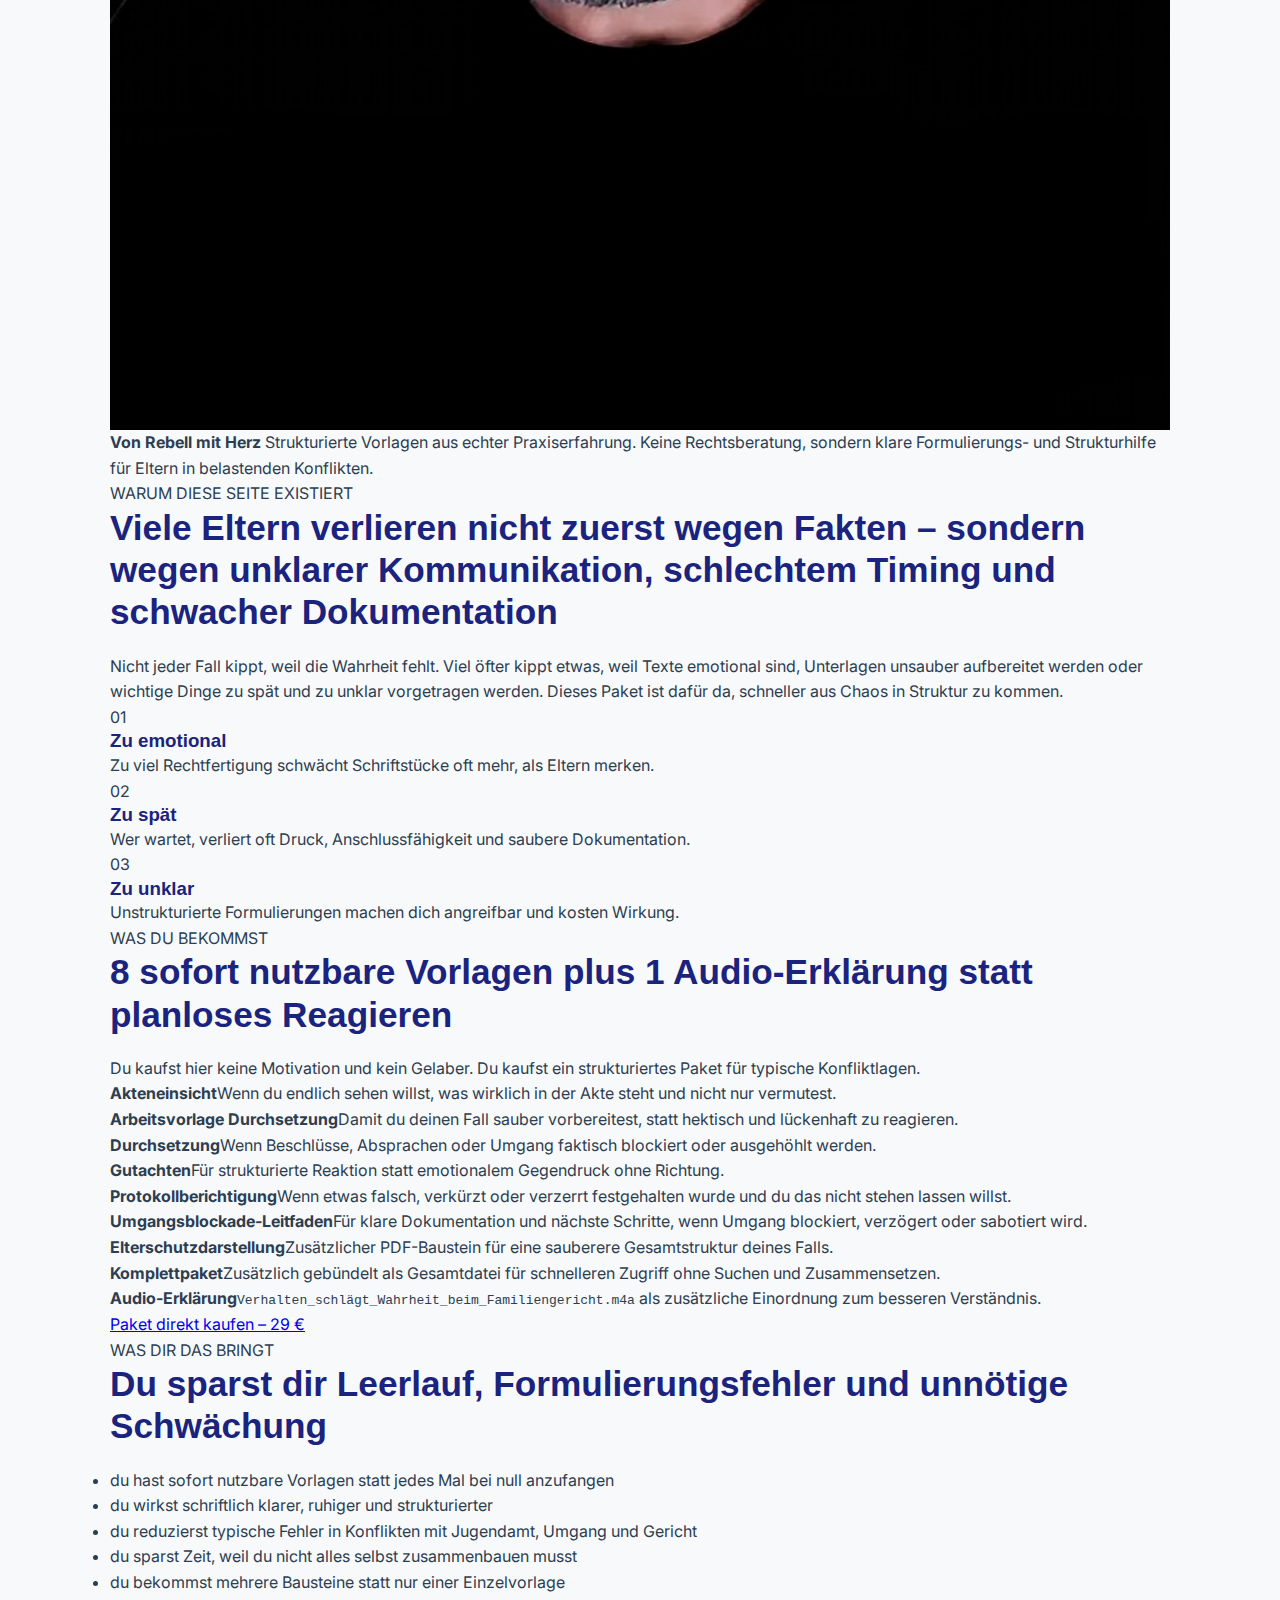
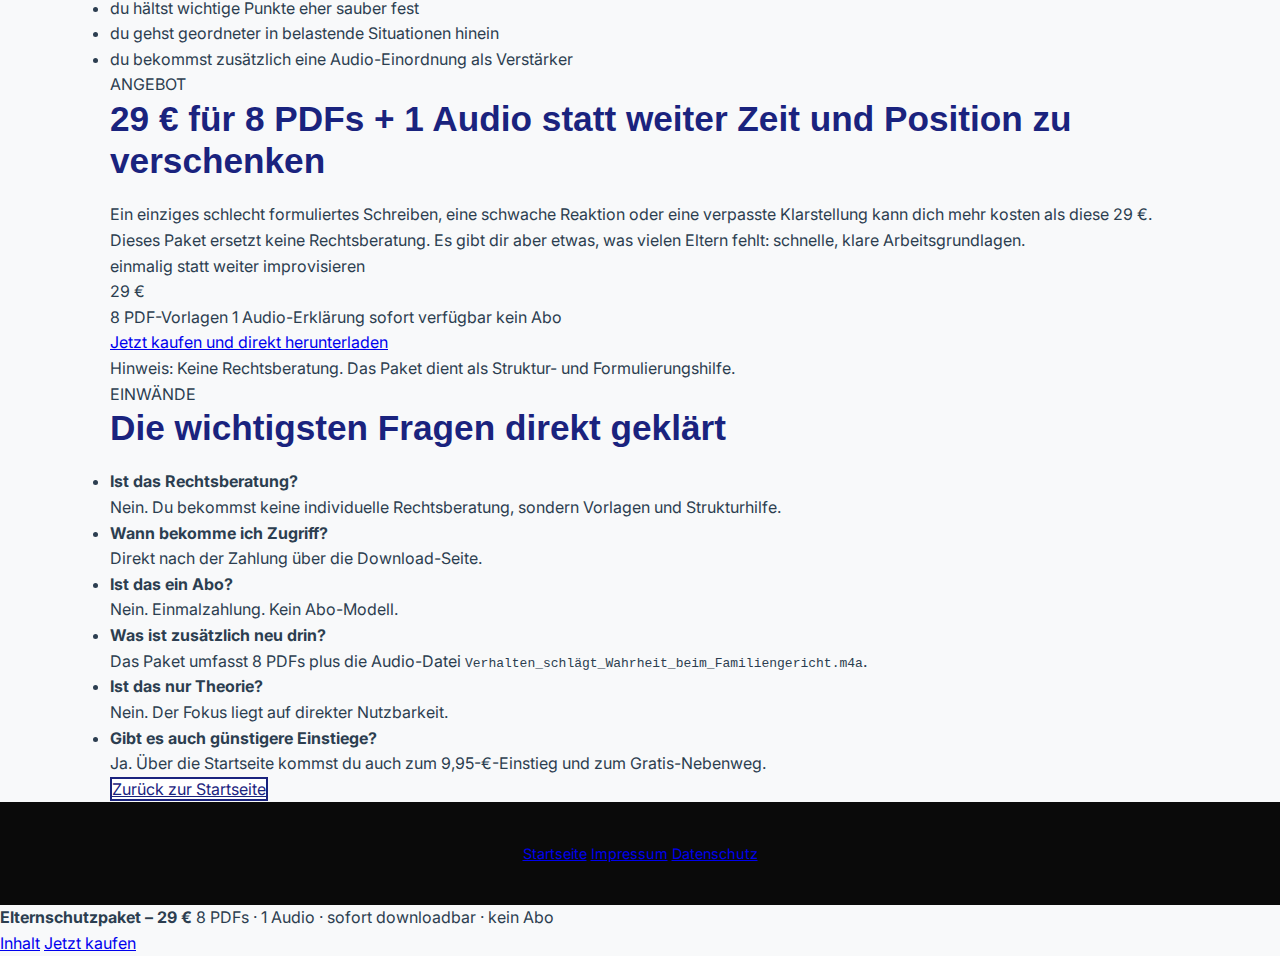
<file: elternschutzpaket.html>
<!DOCTYPE html>
<html lang="de">
<head>
  <meta charset="UTF-8">
  <meta name="viewport" content="width=device-width, initial-scale=1.0">
  <title>Elternschutzpaket | Rebell mit Herz</title>
  <meta name="description" content="8 sofort nutzbare PDF-Vorlagen plus 1 Audio-Erklärung für Jugendamt, Umgang, Gericht, Gutachten, Akteneinsicht und Protokollprobleme. Direkt nach dem Kauf verfügbar.">
  <link rel="preconnect" href="https://fonts.googleapis.com">
  <link rel="preconnect" href="https://fonts.gstatic.com" crossorigin>
  <link href="https://fonts.googleapis.com/css2?family=Inter:wght@400;500;600;700;800;900&display=swap" rel="stylesheet">
  <link rel="stylesheet" href="style.css?v=22">
</head>
<body class="sales-body has-sticky-cta">

  <section class="sales-hero">
    <div class="container sales-shell">

      <div class="sales-topline">
        <span class="sales-badge sales-badge-red">HAUPTPRODUKT · 29 €</span>
        <span class="sales-badge">8 PDFs + 1 Audio</span>
        <span class="sales-badge">Direkt nach Zahlung verfügbar</span>
      </div>

      <h1 class="sales-title">
        Das <span>Elternschutzpaket</span> für Eltern, die bei Jugendamt, Umgang und Gericht nicht mehr planlos reagieren wollen
      </h1>

      <p class="sales-subtitle">
        8 sofort nutzbare PDFs plus 1 Audio-Erklärung für klare Schriftlichkeit, saubere Dokumentation und strukturierteres Vorgehen.
        Kein Abo. Kein Warten. Direkt nach dem Kauf bekommst du Zugriff.
      </p>

      <div class="sales-proofbar">
        <div class="sales-proof-item">✓ Sofortiger Zugriff nach Kauf</div>
        <div class="sales-proof-item">✓ 8 PDFs + 1 Audio</div>
        <div class="sales-proof-item">✓ Einmal 29 € statt weiter improvisieren</div>
      </div>

      <div class="sales-cta-wrap">
        <a href="https://buy.stripe.com/4gMbJ39gw5rzcXOar78og08"
           target="_blank"
           rel="noopener"
           class="sales-cta-main">
          Jetzt Elternschutzpaket holen – 29 €
        </a>

        <div class="sales-cta-note">
          Einmal zahlen. Danach direkte Weiterleitung zur Download-Seite.
        </div>

        <div class="mini-guarantee-row">
          <span>8 PDFs</span>
          <span>1 Audio</span>
          <span>kein Abo</span>
        </div>
      </div>

      <div class="sales-mini-trust">
        <div class="sales-mini-trust-card">
          <img src="emilio.webp" alt="Emilio Rebell mit Herz">
          <div>
            <strong>Von Rebell mit Herz</strong>
            <span>Strukturierte Vorlagen aus echter Praxiserfahrung. Keine Rechtsberatung, sondern klare Formulierungs- und Strukturhilfe für Eltern in belastenden Konflikten.</span>
          </div>
        </div>
      </div>

    </div>
  </section>

  <section class="sales-section">
    <div class="container sales-shell">
      <div class="section-head">
        <span class="section-kicker">WARUM DIESE SEITE EXISTIERT</span>
        <h2>Viele Eltern verlieren nicht zuerst wegen Fakten – sondern wegen unklarer Kommunikation, schlechtem Timing und schwacher Dokumentation</h2>
        <p>
          Nicht jeder Fall kippt, weil die Wahrheit fehlt. Viel öfter kippt etwas, weil Texte emotional sind,
          Unterlagen unsauber aufbereitet werden oder wichtige Dinge zu spät und zu unklar vorgetragen werden.
          Dieses Paket ist dafür da, schneller aus Chaos in Struktur zu kommen.
        </p>
      </div>

      <div class="problem-grid-pro">
        <div class="problem-card-pro">
          <div class="problem-icon">01</div>
          <h3>Zu emotional</h3>
          <p>Zu viel Rechtfertigung schwächt Schriftstücke oft mehr, als Eltern merken.</p>
        </div>

        <div class="problem-card-pro">
          <div class="problem-icon">02</div>
          <h3>Zu spät</h3>
          <p>Wer wartet, verliert oft Druck, Anschlussfähigkeit und saubere Dokumentation.</p>
        </div>

        <div class="problem-card-pro">
          <div class="problem-icon">03</div>
          <h3>Zu unklar</h3>
          <p>Unstrukturierte Formulierungen machen dich angreifbar und kosten Wirkung.</p>
        </div>
      </div>
    </div>
  </section>

  <section class="sales-section sales-section-alt anchor-offset" id="paket-inhalt">
    <div class="container sales-shell">
      <div class="section-head">
        <span class="section-kicker">WAS DU BEKOMMST</span>
        <h2>8 sofort nutzbare Vorlagen plus 1 Audio-Erklärung statt planloses Reagieren</h2>
        <p>
          Du kaufst hier keine Motivation und kein Gelaber. Du kaufst ein strukturiertes Paket für typische Konfliktlagen.
        </p>
      </div>

      <div class="deliver-grid">
        <div class="deliver-card"><strong>Akteneinsicht</strong><span>Wenn du endlich sehen willst, was wirklich in der Akte steht und nicht nur vermutest.</span></div>
        <div class="deliver-card"><strong>Arbeitsvorlage Durchsetzung</strong><span>Damit du deinen Fall sauber vorbereitest, statt hektisch und lückenhaft zu reagieren.</span></div>
        <div class="deliver-card"><strong>Durchsetzung</strong><span>Wenn Beschlüsse, Absprachen oder Umgang faktisch blockiert oder ausgehöhlt werden.</span></div>
        <div class="deliver-card"><strong>Gutachten</strong><span>Für strukturierte Reaktion statt emotionalem Gegendruck ohne Richtung.</span></div>
        <div class="deliver-card"><strong>Protokollberichtigung</strong><span>Wenn etwas falsch, verkürzt oder verzerrt festgehalten wurde und du das nicht stehen lassen willst.</span></div>
        <div class="deliver-card"><strong>Umgangsblockade-Leitfaden</strong><span>Für klare Dokumentation und nächste Schritte, wenn Umgang blockiert, verzögert oder sabotiert wird.</span></div>
        <div class="deliver-card"><strong>Elterschutzdarstellung</strong><span>Zusätzlicher PDF-Baustein für eine sauberere Gesamtstruktur deines Falls.</span></div>
        <div class="deliver-card"><strong>Komplettpaket</strong><span>Zusätzlich gebündelt als Gesamtdatei für schnelleren Zugriff ohne Suchen und Zusammensetzen.</span></div>
        <div class="deliver-card deliver-card-highlight"><strong>Audio-Erklärung</strong><span><code>Verhalten_schlägt_Wahrheit_beim_Familiengericht.m4a</code> als zusätzliche Einordnung zum besseren Verständnis.</span></div>
      </div>

      <div class="sales-cta-wrap sales-cta-wrap-tight">
        <a href="https://buy.stripe.com/4gMbJ39gw5rzcXOar78og08"
           target="_blank"
           rel="noopener"
           class="sales-cta-main">
          Paket direkt kaufen – 29 €
        </a>
      </div>
    </div>
  </section>

  <section class="sales-section">
    <div class="container sales-shell">
      <div class="section-head">
        <span class="section-kicker">WAS DIR DAS BRINGT</span>
        <h2>Du sparst dir Leerlauf, Formulierungsfehler und unnötige Schwächung</h2>
      </div>

      <div class="fit-grid">
        <div class="fit-card">
          <ul>
            <li>du hast sofort nutzbare Vorlagen statt jedes Mal bei null anzufangen</li>
            <li>du wirkst schriftlich klarer, ruhiger und strukturierter</li>
            <li>du reduzierst typische Fehler in Konflikten mit Jugendamt, Umgang und Gericht</li>
            <li>du sparst Zeit, weil du nicht alles selbst zusammenbauen musst</li>
          </ul>
        </div>

        <div class="fit-card fit-card-dark">
          <ul>
            <li>du bekommst mehrere Bausteine statt nur einer Einzelvorlage</li>
            <li>du hältst wichtige Punkte eher sauber fest</li>
            <li>du gehst geordneter in belastende Situationen hinein</li>
            <li>du bekommst zusätzlich eine Audio-Einordnung als Verstärker</li>
          </ul>
        </div>
      </div>
    </div>
  </section>

  <section class="sales-section sales-price-block anchor-offset" id="paket-kaufen">
    <div class="container sales-shell">
      <div class="price-card-pro">
        <span class="section-kicker">ANGEBOT</span>
        <h2>29 € für 8 PDFs + 1 Audio statt weiter Zeit und Position zu verschenken</h2>
        <p>
          Ein einziges schlecht formuliertes Schreiben, eine schwache Reaktion oder eine verpasste Klarstellung
          kann dich mehr kosten als diese 29 €. Dieses Paket ersetzt keine Rechtsberatung.
          Es gibt dir aber etwas, was vielen Eltern fehlt: schnelle, klare Arbeitsgrundlagen.
        </p>

        <div class="price-row">
          <div class="price-old">einmalig statt weiter improvisieren</div>
          <div class="price-new">29 €</div>
        </div>

        <div class="price-bullets">
          <span>8 PDF-Vorlagen</span>
          <span>1 Audio-Erklärung</span>
          <span>sofort verfügbar</span>
          <span>kein Abo</span>
        </div>

        <a href="https://buy.stripe.com/4gMbJ39gw5rzcXOar78og08"
           target="_blank"
           rel="noopener"
           class="sales-cta-main sales-cta-main-big">
          Jetzt kaufen und direkt herunterladen
        </a>

        <div class="sales-legal-note">
          Hinweis: Keine Rechtsberatung. Das Paket dient als Struktur- und Formulierungshilfe.
        </div>
      </div>
    </div>
  </section>

  <section class="sales-section">
    <div class="container sales-shell">
      <div class="section-head">
        <span class="section-kicker">EINWÄNDE</span>
        <h2>Die wichtigsten Fragen direkt geklärt</h2>
      </div>

      <div class="fit-grid">
        <div class="fit-card">
          <ul>
            <li><strong>Ist das Rechtsberatung?</strong><br>Nein. Du bekommst keine individuelle Rechtsberatung, sondern Vorlagen und Strukturhilfe.</li>
            <li><strong>Wann bekomme ich Zugriff?</strong><br>Direkt nach der Zahlung über die Download-Seite.</li>
            <li><strong>Ist das ein Abo?</strong><br>Nein. Einmalzahlung. Kein Abo-Modell.</li>
          </ul>
        </div>

        <div class="fit-card fit-card-dark">
          <ul>
            <li><strong>Was ist zusätzlich neu drin?</strong><br>Das Paket umfasst 8 PDFs plus die Audio-Datei <code>Verhalten_schlägt_Wahrheit_beim_Familiengericht.m4a</code>.</li>
            <li><strong>Ist das nur Theorie?</strong><br>Nein. Der Fokus liegt auf direkter Nutzbarkeit.</li>
            <li><strong>Gibt es auch günstigere Einstiege?</strong><br>Ja. Über die Startseite kommst du auch zum 9,95-€-Einstieg und zum Gratis-Nebenweg.</li>
          </ul>
        </div>
      </div>

      <div class="sales-cta-wrap sales-cta-wrap-tight">
        <a href="index.html" class="btn-secondary">Zurück zur Startseite</a>
      </div>
    </div>
  </section>

  <footer class="sales-footer">
    <div class="container">
      <a href="index.html">Startseite</a>
      <a href="impressum.html">Impressum</a>
      <a href="datenschutz.html">Datenschutz</a>
    </div>
  </footer>

  <div class="sticky-cta" id="stickyCta">
    <div class="sticky-cta-inner">
      <div class="sticky-cta-copy">
        <strong>Elternschutzpaket – 29 €</strong>
        <span>8 PDFs · 1 Audio · sofort downloadbar · kein Abo</span>
      </div>
      <div class="sticky-cta-actions">
        <a href="#paket-inhalt" class="sticky-cta-btn secondary">Inhalt</a>
        <a href="https://buy.stripe.com/4gMbJ39gw5rzcXOar78og08" target="_blank" rel="noopener" class="sticky-cta-btn primary">Jetzt kaufen</a>
      </div>
    </div>
  </div>

  <script src="script.js"></script>
</body>
</html>
</file>
<file: style.css>
/* 1. GRUNDKONFIGURATION & FARBEN */
:root {
    --primary: #d32f2f;       /* Rebell-Rot (Alarm/Handlung) */
    --primary-dark: #b71c1c;
    --secondary: #1a237e;     /* Seriöses Dunkelblau (Amt/Recht) */
    --accent: #ffd600;        /* Gold (Trust/Sterne) */
    --bg: #f8f9fa;            /* Heller Hintergrund */
    --text: #2c3e50;          /* Dunkle Schrift */
    --white: #ffffff;
    --success: #2ecc71;       /* Grün für Erfolg/Download */
}

* {
    box-sizing: border-box;
    margin: 0;
    padding: 0;
}

/* Globaler Bild-Schutz gegen Layout-Sprengung */
img {
    max-width: 100%;
    height: auto;
    display: block; /* Verhindert kleine Abstände unter Bildern */
}

body {
    font-family: 'Inter', sans-serif;
    color: var(--text);
    background-color: var(--bg);
    line-height: 1.6;
    padding-bottom: 0;
    -webkit-font-smoothing: antialiased;
}

.container {
    max-width: 1100px;
    margin: 0 auto;
    padding: 0 20px;
}

.text-center { text-align: center; }

/* 2. TYPOGRAFIE */
h1, h2, h3 {
    font-family: 'Montserrat', sans-serif;
    color: var(--secondary);
    line-height: 1.2;
    font-weight: 900;
}

h1 { 
    font-size: 2.0rem; 
    margin-bottom: 15px; 
}

h2 { 
    font-size: 1.6rem; 
    margin-bottom: 20px; 
}

.highlight { color: var(--primary); }

/* 3. HERO BEREICH */
.hero {
    background: white;
    padding: 30px 0 40px 0;
    text-align: center;
    border-bottom: 1px solid #eee;
}

.badge {
    background: var(--primary);
    color: white;
    padding: 5px 12px;
    border-radius: 50px;
    font-weight: bold;
    font-size: 0.75rem;
    display: inline-block;
    margin-bottom: 15px;
    text-transform: uppercase;
    letter-spacing: 1px;
}

.hero-subtext {
    font-size: 1.1rem;
    color: #444;
    max-width: 700px;
    margin: 0 auto 25px;
    line-height: 1.5;
}

/* 4. BUTTONS & CTA */
.cta-container {
    display: flex;
    flex-direction: column;
    gap: 15px;
    max-width: 500px;
    margin: 20px auto 10px;
}

.btn {
    padding: 16px 24px;
    border-radius: 12px;
    text-decoration: none;
    font-weight: 800;
    display: flex;
    align-items: center;
    justify-content: center;
    transition: all 0.2s ease;
    border: none;
    cursor: pointer;
    font-size: 1rem;
    width: 100%;
    box-shadow: 0 4px 6px rgba(0,0,0,0.1);
}

.btn-primary {
    background: var(--primary);
    color: white;
    box-shadow: 0 8px 20px rgba(211, 47, 47, 0.25);
    border: 2px solid var(--primary);
}

.btn-primary:hover, .btn-primary:active {
    transform: translateY(-2px);
    background: var(--primary-dark);
    border-color: var(--primary-dark);
    box-shadow: 0 12px 25px rgba(211, 47, 47, 0.35);
}

.btn-secondary {
    background: white;
    color: var(--secondary);
    border: 2px solid var(--secondary); /* Hoher Kontrast */
}

.btn-secondary:hover {
    background: #f0f0f5;
    border-color: #0d155e; /* Dunkler beim Hover */
}

.btn-large {
    width: 100%;
    font-size: 1.1rem;
    padding: 18px;
}

/* 5. TRUST & REVIEWS */
.trust-badge {
    display: flex;
    align-items: center;
    justify-content: center;
    gap: 8px;
    margin-top: 15px;
    font-size: 0.85rem;
    color: #666;
    font-weight: 600;
}

.review-card {
    background: white;
    padding: 20px;
    border-radius: 12px;
    box-shadow: 0 4px 15px rgba(0,0,0,0.05);
    border: 1px solid #eee;
    text-align: left;
}

.stars { 
    color: var(--accent); 
    margin-bottom: 8px; 
    letter-spacing: 2px;
}

/* 6. EXPERTEN-BOX */
.expert-box {
    display: flex;
    flex-direction: column;
    align-items: center;
    background: white;
    padding: 30px 20px;
    border-radius: 16px;
    box-shadow: 0 15px 30px rgba(0,0,0,0.04);
    border-top: 5px solid var(--primary);
    gap: 25px;
    margin: 40px 0;
    text-align: center;
}

.expert-icon {
    width: 120px;
    height: 120px;
    flex-shrink: 0;
    border-radius: 50%;
    overflow: hidden;
    border: 3px solid #f0f0f0;
}

.expert-icon img {
    width: 100%;
    height: 100%;
    object-fit: cover;
}

.founder-label {
    color: var(--primary);
    font-weight: 900;
    text-transform: uppercase;
    font-size: 0.8rem;
    letter-spacing: 1.5px;
    display: block;
    margin-bottom: 8px;
}

.disclaimer-box {
    margin-top: 20px;
    padding: 12px;
    background: #f1f3f5;
    border-radius: 8px;
    font-size: 0.8rem;
    color: #666;
    display: inline-flex;
    align-items: center;
    gap: 8px;
}

/* 7. FOOTER */
footer {
    background: #0a0a0a;
    color: #888;
    padding: 40px 0;
    text-align: center;
    font-size: 0.9rem;
}

.footer-links a {
    color: #888;
    margin: 0 10px;
    text-decoration: none;
    transition: color 0.2s;
}

.footer-links a:hover { color: white; }

/* 8. QUIZ & STRATEGIE-FINDER */
.quiz-wrap {
    max-width: 600px;
    margin: 0 auto;
    padding: 20px 0;
}

.progress-bar {
    width: 100%;
    height: 8px;
    background: #e0e0e0;
    border-radius: 10px;
    margin-bottom: 30px;
    overflow: hidden;
}

.progress-fill {
    width: 15%;
    height: 100%;
    background: var(--primary);
    transition: width 0.5s cubic-bezier(0.4, 0, 0.2, 1);
}

.options {
    display: flex;
    flex-direction: column;
    gap: 12px;
}

.opt {
    background: white;
    padding: 18px;
    border-radius: 12px;
    border: 2px solid #eee;
    cursor: pointer;
    display: flex;
    align-items: center;
    transition: all 0.2s ease;
}

.opt:hover {
    border-color: var(--primary);
    background: #fff5f5;
    transform: translateX(5px);
}

.opt input[type="radio"] {
    appearance: none;
    width: 20px;
    height: 20px;
    border: 2px solid #ccc;
    border-radius: 50%;
    margin-right: 15px;
    display: grid;
    place-content: center;
    flex-shrink: 0;
}

.opt input[type="radio"]::before {
    content: "";
    width: 10px;
    height: 10px;
    border-radius: 50%;
    transform: scale(0);
    transition: 120ms transform ease-in-out;
    background-color: var(--primary);
}

.opt input[type="radio"]:checked::before { transform: scale(1); }
.opt input[type="radio"]:checked { border-color: var(--primary); }

.opt-text {
    font-size: 1rem;
    font-weight: 600;
    color: var(--text);
}

/* Loading & Result Animation */
#loading-area {
    display: none;
    text-align: center;
    padding: 40px 0;
}

.spinner {
    width: 50px;
    height: 50px;
    border: 4px solid #eee;
    border-top-color: var(--primary);
    border-radius: 50%;
    animation: spin 1s linear infinite;
    margin: 0 auto 20px;
}

@keyframes spin { to { transform: rotate(360deg); } }

.result-area {
    display: none;
    padding: 30px 25px;
    border: 2px solid var(--success);
    border-radius: 16px;
    background: white;
    text-align: center;
    animation: fadeIn 0.6s ease forwards;
    margin-top: 20px;
    box-shadow: 0 10px 30px rgba(46, 204, 113, 0.15);
}

@keyframes fadeIn {
    from { opacity: 0; transform: translateY(15px); }
    to { opacity: 1; transform: translateY(0); }
}

/* 9. ALARM & NOTFALL-BOXEN (Umgang) */
.alert-hero {
    background: linear-gradient(135deg, #fff5f5 0%, #ffffff 100%);
    border-bottom: 2px solid var(--primary);
    text-align: center;
    margin-bottom: 40px;
    padding: 40px 20px;
    border-radius: 15px;
}

.check-list { list-style: none; padding: 0; }
.check-list li {
    margin-bottom: 15px;
    display: flex;
    align-items: flex-start;
}
.check-list i {
    color: var(--primary);
    margin-right: 12px;
    margin-top: 4px;
}

/* 10. RESPONSIVE ANPASSUNGEN */
@media (min-width: 768px) {
    h1 { font-size: 3rem; }
    h2 { font-size: 2.2rem; }
    
    .hero { padding: 60px 0 80px 0; }
    .hero-subtext { font-size: 1.3rem; }
    
    .cta-container {
        flex-direction: row;
        justify-content: center;
        gap: 20px;
    }
    
    .btn { width: auto; min-width: 250px; }

    .expert-box {
        flex-direction: row;
        text-align: left;
        padding: 50px;
        border-top: none;
        border-left: 8px solid var(--primary);
    }
}
</file>
